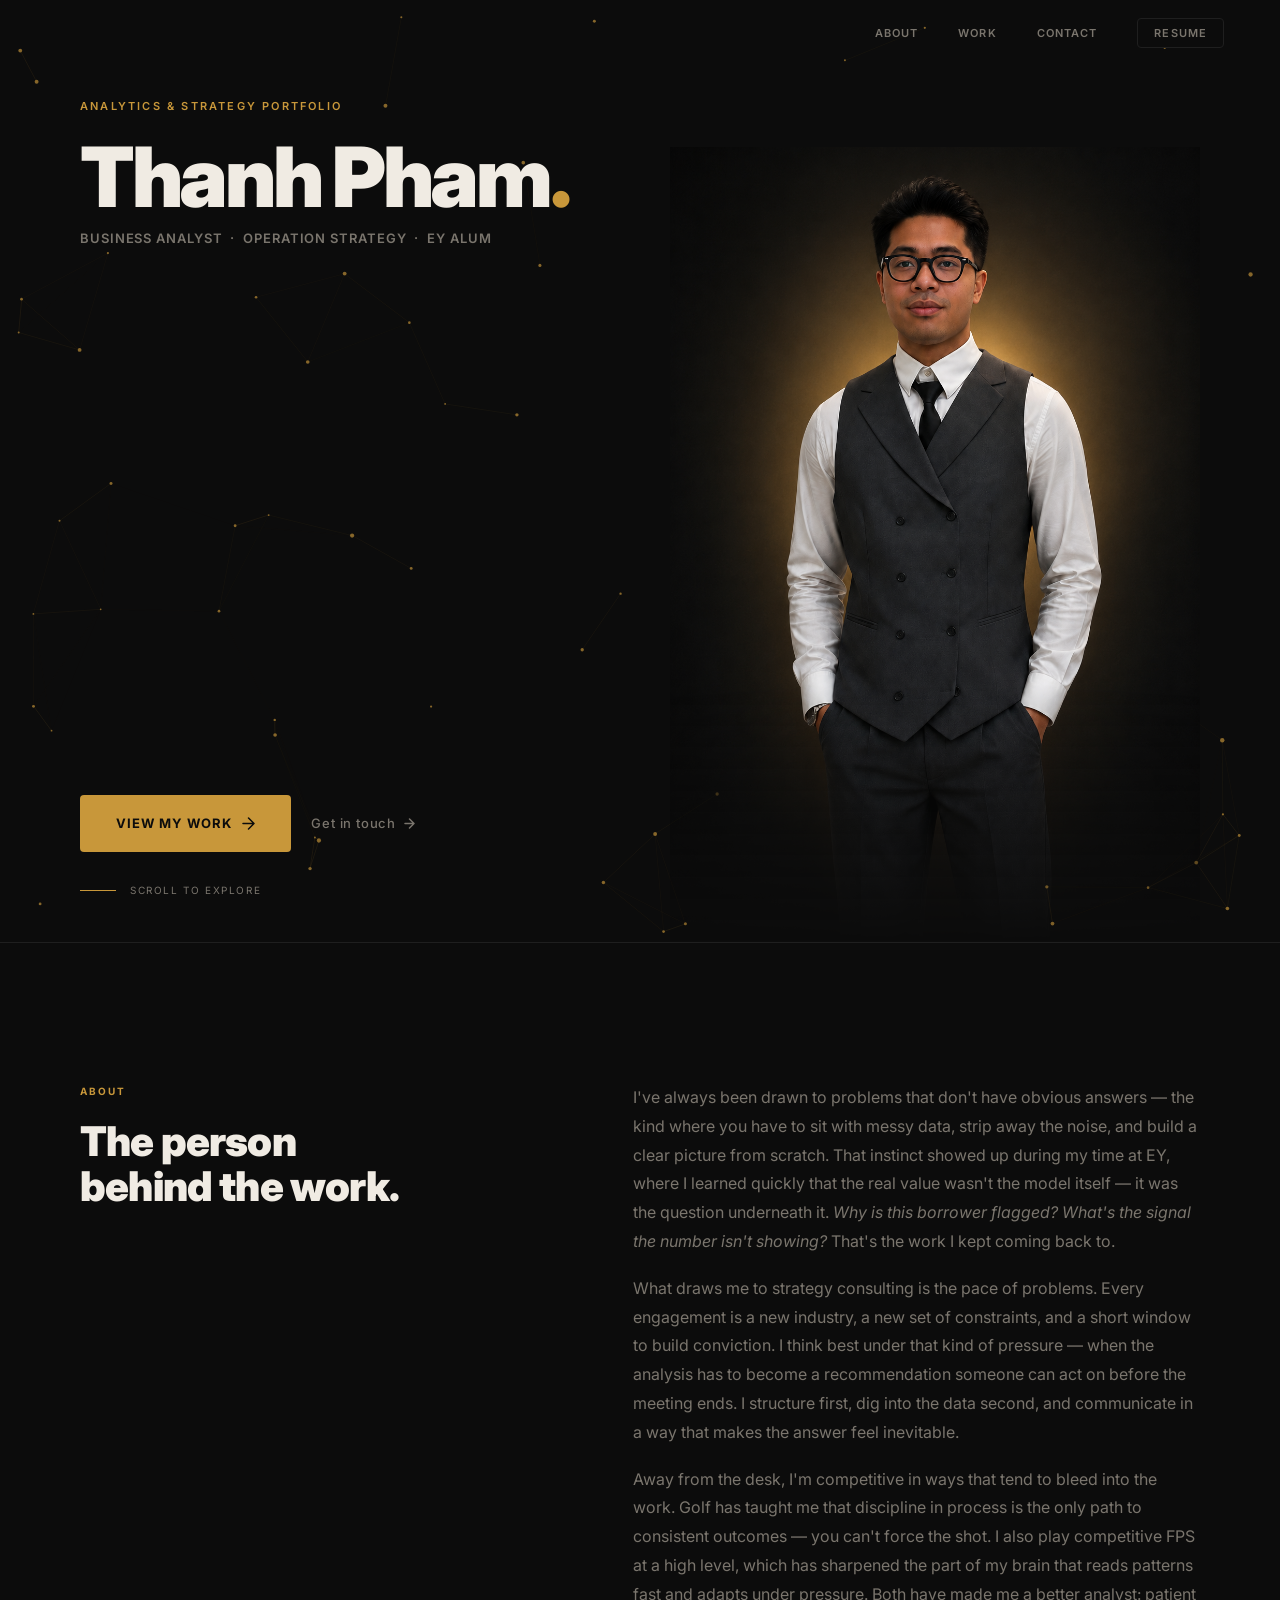
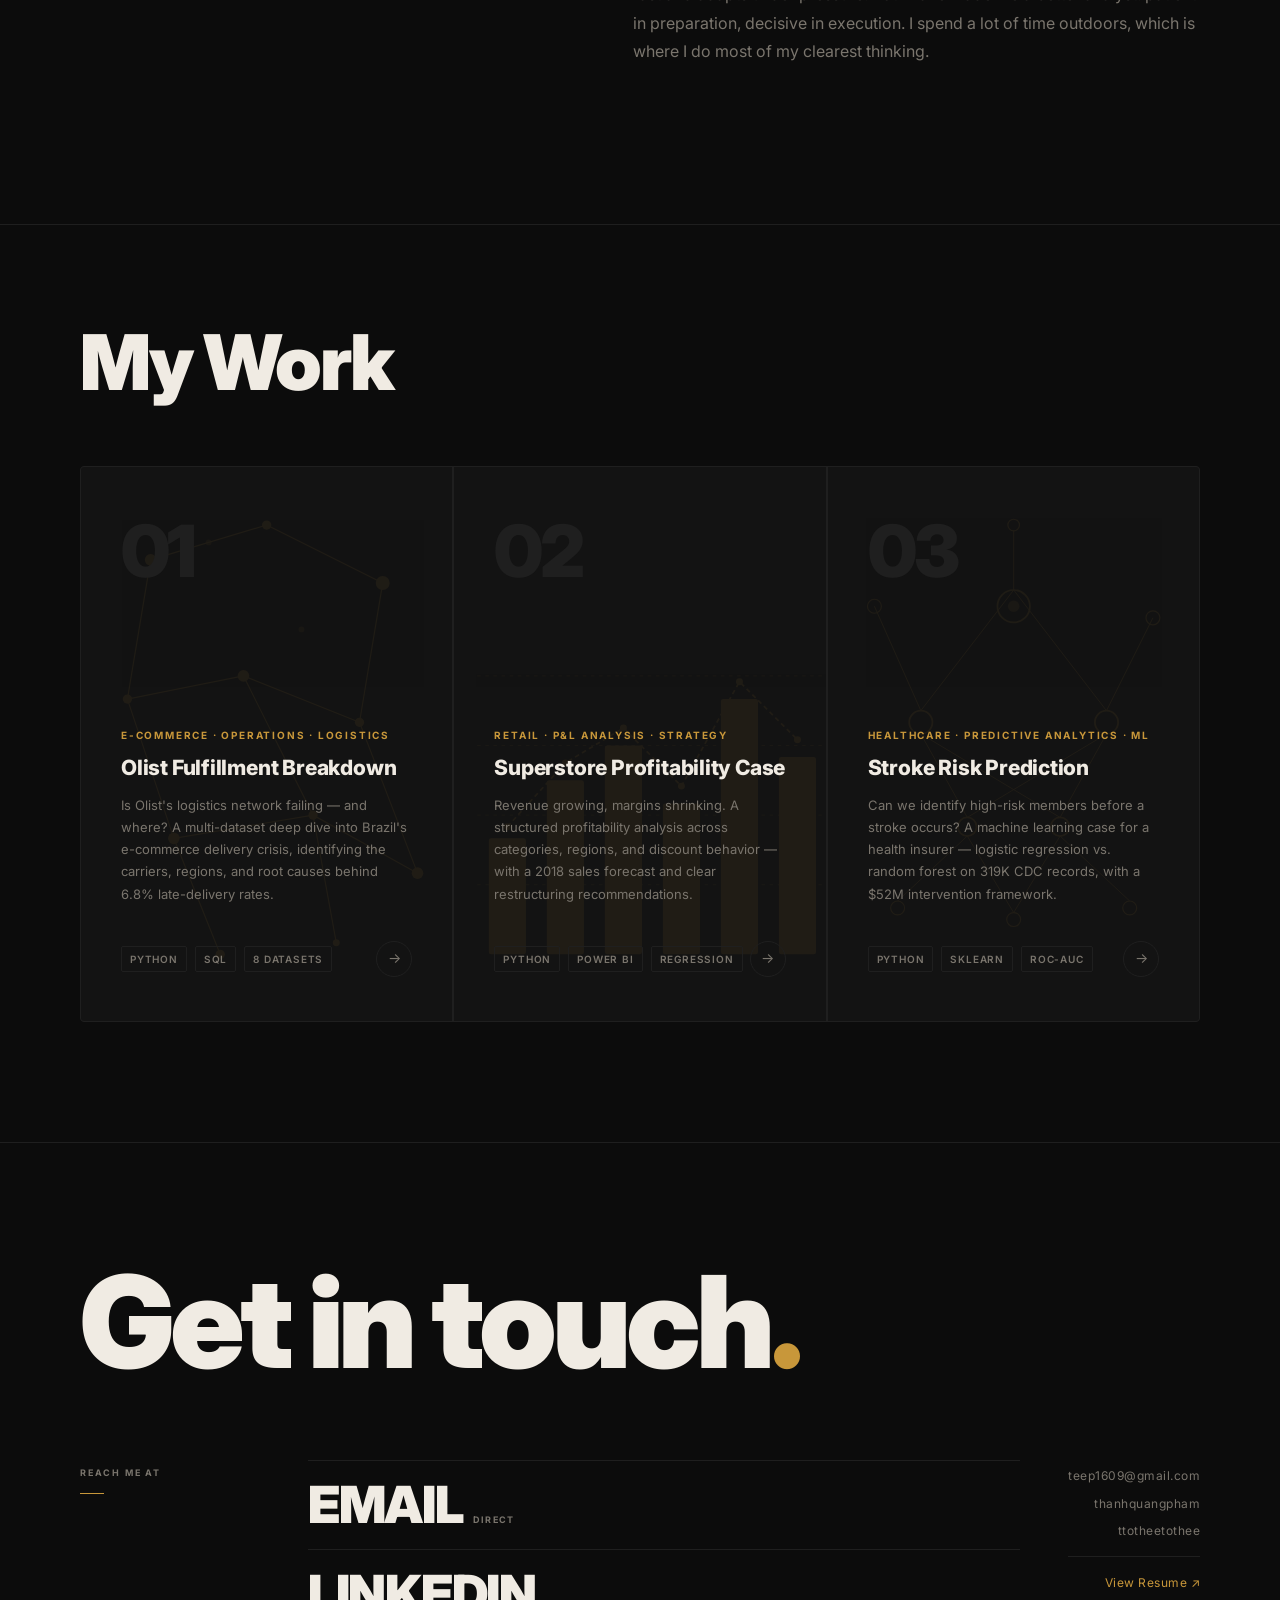
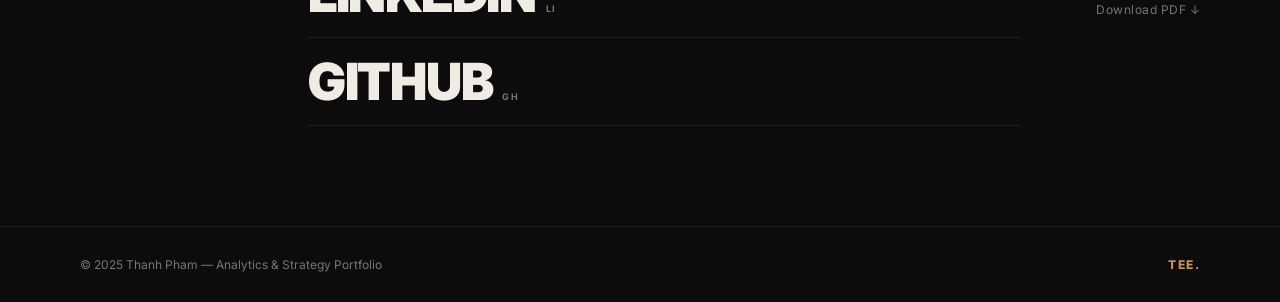
<file: index.html>
<!DOCTYPE html>
<html lang="en">
<head>
  <meta charset="UTF-8" />
  <meta name="viewport" content="width=device-width, initial-scale=1.0" />
  <title>Thanh Pham — Analytics & Strategy Portfolio</title>
  <link rel="preconnect" href="https://fonts.googleapis.com" />
  <link href="https://fonts.googleapis.com/css2?family=Inter:wght@300;400;500;600;700;800;900&display=swap" rel="stylesheet" />

  <style>
    :root {
      --bg:        #0C0C0C;
      --surface:   #131313;
      --border:    #1F1F1F;
      --text:      #F0EBE3;
      --muted:     #7A756D;
      --faint:     #2A2520;
      --accent:    #C8973A;
      --accent-lt: #E0B865;
      --font:      'Inter', -apple-system, BlinkMacSystemFont, sans-serif;
      --ease:      cubic-bezier(0.22, 1, 0.36, 1);
      --radius:    4px;
    }

    *, *::before, *::after { box-sizing: border-box; margin: 0; padding: 0; }
    html { scroll-behavior: smooth; }
    body {
      background: var(--bg);
      color: var(--text);
      font-family: var(--font);
      line-height: 1.6;
      overflow-x: hidden;
    }
    a { color: inherit; text-decoration: none; }
    ul { list-style: none; }

    /* ── Progress bar ── */
    #progress-bar {
      position: fixed; top: 0; left: 0;
      height: 2px; width: 0%;
      background: var(--accent);
      z-index: 1000;
      transition: width 0.1s linear;
    }

    /* ── Nav ── */
    nav {
      position: fixed; top: 0; left: 0; right: 0;
      z-index: 100;
      padding: 0 56px; height: 64px;
      display: flex; align-items: center; justify-content: space-between;
      transition: background 0.4s var(--ease);
    }
    nav.scrolled {
      background: rgba(12,12,12,0.94);
      backdrop-filter: blur(16px);
      border-bottom: 1px solid var(--border);
    }
    .nav-logo {
      font-size: 13px; font-weight: 800;
      letter-spacing: 0.14em; text-transform: uppercase;
      color: var(--accent);
      opacity: 0; transition: opacity 0.4s;
    }
    nav.scrolled .nav-logo { opacity: 1; }
    .nav-links { display: flex; gap: 40px; }
    .nav-links a {
      font-size: 11px; font-weight: 600;
      letter-spacing: 0.1em; text-transform: uppercase;
      color: var(--muted); transition: color 0.2s;
    }
    .nav-links a:hover { color: var(--text); }
    .nav-resume {
      border: 1px solid var(--border) !important;
      padding: 7px 16px !important;
      border-radius: var(--radius);
    }
    .nav-resume:hover {
      border-color: var(--accent) !important;
      color: var(--accent) !important;
    }

    /* ── Hero ── */
    #hero {
      min-height: 100vh;
      display: flex; flex-direction: column; justify-content: center;
      padding: 0;
      position: relative; overflow: hidden;
    }
    #hero-canvas {
      position: absolute; inset: 0;
      width: 100%; height: 100%;
      z-index: 0;
    }
    .hero-inner {
      display: grid; grid-template-columns: 1fr 1fr;
      gap: 60px; align-items: center;
      padding: 82px 80px 0;
      position: relative; z-index: 1;
      flex: 1;
      min-height: 100vh;
      align-items: flex-start;
    }
    .hero-text { display: flex; flex-direction: column; justify-content: flex-start; padding-top: 16px; padding-bottom: 90px; align-self: stretch; min-height: calc(100vh - 100px); }
    .hero-photo {
      display: flex; align-items: flex-end; justify-content: center;
      height: 100%;
      align-self: stretch;
    }
    .photo-frame {
      width: 100%;
      height: calc(100vh - 40px);
      max-width: 560px;
      display: flex; align-items: flex-end; justify-content: center;
      position: relative; overflow: visible;
      background: transparent;
    }
    .hero-img {
      width: 100%; height: 100%;
      object-fit: contain; object-position: bottom center;
      display: block;
      mask-image: linear-gradient(
        to bottom,
        black 50%,
        black 70%,
        transparent 100%
      );
      -webkit-mask-image: linear-gradient(
        to bottom,
        black 50%,
        black 70%,
        transparent 100%
      );
    }
    .hero-img[src="tee-photo.png"]:not([complete]),
    .hero-img:-moz-broken {
      visibility: hidden;
    }
    .photo-fallback {
      position: absolute; inset: 0;
      display: flex; flex-direction: column; align-items: center; justify-content: center;
      gap: 10px; color: #3A3530;
      font-size: 10px; letter-spacing: .14em; text-transform: uppercase;
      border: 1px dashed #2A2520; border-radius: 4px;
    }
    .hero-eyebrow {
      font-size: 11px; font-weight: 600;
      letter-spacing: 0.2em; text-transform: uppercase;
      color: var(--accent); margin-bottom: 24px;
      opacity: 0; transform: translateY(16px);
      animation: fadeUp 0.7s var(--ease) 0.2s forwards;
    }
    .hero-name {
      font-size: clamp(44px, 6.5vw, 96px);
      font-weight: 900; line-height: 0.9;
      letter-spacing: -0.04em;
      opacity: 0; transform: translateY(28px);
      animation: fadeUp 0.9s var(--ease) 0.35s forwards;
    }
    .hero-name .dot { color: var(--accent); }
    .hero-role {
      font-size: 13px; font-weight: 600;
      letter-spacing: 0.07em; text-transform: uppercase;
      color: var(--muted); margin-top: 14px;
      opacity: 0; transform: translateY(16px);
      animation: fadeUp 0.8s var(--ease) 0.5s forwards;
    }
    .hero-sub {
      margin-top: auto;
      max-width: 440px;
      font-size: clamp(14px, 1.5vw, 16px);
      font-weight: 400; color: var(--muted); line-height: 1.8;
      opacity: 0; transform: translateY(20px);
      animation: fadeUp 0.9s var(--ease) 0.65s forwards;
    }
    .hero-sub strong { color: var(--text); font-weight: 600; }
    .hero-actions {
      margin-top: auto;
      display: flex; gap: 20px; align-items: center;
      opacity: 0; animation: fadeUp 0.9s var(--ease) 0.85s forwards;
    }
    .btn-solid {
      display: inline-flex; align-items: center; gap: 10px;
      padding: 18px 36px;
      background: var(--accent); color: #0C0C0C;
      font-size: 13px; font-weight: 700;
      letter-spacing: 0.08em; text-transform: uppercase;
      border-radius: var(--radius);
      transition: background 0.2s, transform 0.2s;
    }
    .btn-solid:hover { background: var(--accent-lt); transform: translateY(-2px); }
    .btn-outline {
      display: inline-flex; align-items: center; gap: 8px;
      font-size: 13px; font-weight: 500; color: var(--muted);
      letter-spacing: 0.06em;
      transition: color 0.2s;
    }
    .btn-outline:hover { color: var(--text); }
    .hero-scroll-cue {
      position: absolute; bottom: 44px; left: 80px;
      display: flex; align-items: center; gap: 14px;
      font-size: 10px; letter-spacing: 0.16em; text-transform: uppercase;
      color: var(--muted); z-index: 1;
      opacity: 0; animation: fadeUp 1s var(--ease) 1.1s forwards;
    }
    .scroll-line {
      width: 36px; height: 1px; background: var(--accent);
      animation: pulse 2.2s ease-in-out 1.5s infinite;
    }
    @keyframes pulse {
      0%, 100% { opacity: 0.35; transform: scaleX(1); }
      50%       { opacity: 1;    transform: scaleX(1.4); transform-origin: left; }
    }

    /* ── About ── */
    #about {
      padding: 140px 80px;
      display: grid; grid-template-columns: 1fr 1.2fr;
      gap: 80px; align-items: start;
      border-top: 1px solid var(--border);
    }
    .section-label {
      font-size: 10px; font-weight: 700;
      letter-spacing: 0.2em; text-transform: uppercase;
      color: var(--accent); margin-bottom: 20px;
    }
    .about-intro {
      font-size: clamp(28px, 3.2vw, 44px);
      font-weight: 900; line-height: 1.1; letter-spacing: -0.02em;
      color: var(--text);
    }
    .about-body {
      font-size: 16px; color: var(--muted); line-height: 1.8; margin-bottom: 18px;
    }
    .about-body strong { color: var(--text); }



    /* ── Projects section ── */
    #projects {
      padding: 100px 80px 120px;
      border-top: 1px solid var(--border);
    }
    .projects-top {
      display: flex; align-items: baseline;
      justify-content: space-between; margin-bottom: 64px;
    }
    .projects-heading {
      font-size: clamp(44px, 6vw, 80px);
      font-weight: 900; letter-spacing: -0.035em; line-height: 1;
    }


    /* ── 3 project cards ── */
    .project-cards {
      display: grid;
      grid-template-columns: repeat(3, 1fr);
      gap: 2px;
      background: var(--border);
      border: 1px solid var(--border);
      border-radius: var(--radius);
      overflow: hidden;
    }
    .project-card {
      background: var(--surface);
      padding: 48px 40px 44px;
      display: flex; flex-direction: column;
      position: relative; overflow: hidden;
      cursor: pointer;
      transition: background 0.4s var(--ease);
      min-height: 460px;
      text-decoration: none; color: inherit;
    }
    .card-bg {
      position: absolute; inset: 0;
      opacity: 0.07;
      transition: opacity 0.4s;
    }
    .project-card:hover .card-bg { opacity: 0.14; }
    .card-overlay {
      position: absolute; inset: 0;
      background: linear-gradient(160deg, rgba(200,151,58,0.05) 0%, transparent 55%);
      opacity: 0; transition: opacity 0.4s;
    }
    .project-card:hover { background: #181818; }
    .project-card:hover .card-overlay { opacity: 1; }
    .card-num {
      font-size: 72px; font-weight: 900;
      color: var(--border); letter-spacing: -0.04em; line-height: 1;
      margin-bottom: 140px;
      transition: color 0.3s;
      position: relative; z-index: 1;
    }
    .project-card:hover .card-num { color: #2A2520; }
    .card-tag {
      font-size: 10px; font-weight: 700;
      letter-spacing: 0.18em; text-transform: uppercase;
      color: var(--accent); margin-bottom: 12px;
      position: relative; z-index: 1;
    }
    .card-title {
      font-size: 21px; font-weight: 800;
      line-height: 1.2; letter-spacing: -0.01em;
      margin-bottom: 14px;
      transition: color 0.2s;
      position: relative; z-index: 1;
    }
    .card-desc {
      font-size: 13px; color: var(--muted); line-height: 1.7;
      flex: 1; position: relative; z-index: 1;
    }
    .card-footer {
      margin-top: 36px;
      display: flex; align-items: center; justify-content: space-between;
      position: relative; z-index: 1;
    }
    .card-tools {
      display: flex; gap: 8px; flex-wrap: wrap;
    }
    .tool-tag {
      font-size: 10px; font-weight: 600;
      letter-spacing: 0.08em; text-transform: uppercase;
      color: var(--muted);
      padding: 4px 8px;
      border: 1px solid var(--border); border-radius: 2px;
    }
    .card-arrow {
      width: 36px; height: 36px;
      border: 1px solid var(--border); border-radius: 50%;
      display: flex; align-items: center; justify-content: center;
      color: var(--muted); font-size: 14px;
      transition: border-color 0.2s, color 0.2s, background 0.2s, transform 0.2s;
      flex-shrink: 0;
    }
    .project-card:hover .card-arrow {
      border-color: var(--accent);
      color: var(--accent);
      background: rgba(200,151,58,0.08);
      transform: translate(2px, -2px);
    }

    /* ── Contact ── */
    /* ── Contact ── */
    #contact {
      padding: 120px 80px 100px;
      border-top: 1px solid var(--border);
    }
    .contact-big-headline {
      font-size: clamp(56px, 10vw, 140px);
      font-weight: 900; letter-spacing: -0.04em; line-height: 0.92;
      margin-bottom: 80px;
    }
    .contact-body {
      display: grid;
      grid-template-columns: 180px 1fr auto;
      align-items: start;
      gap: 48px;
    }
    .contact-col-label {
      padding-top: 6px;
    }
    .contact-col-tag {
      font-size: 9px; font-weight: 700;
      letter-spacing: .2em; text-transform: uppercase;
      color: var(--muted); display: block; margin-bottom: 12px;
    }
    .contact-col-dash {
      width: 24px; height: 1px; background: var(--accent);
    }
    .contact-channels {
      display: flex; flex-direction: column; gap: 0;
    }
    .contact-channel {
      display: flex; align-items: baseline; gap: 10px;
      padding: 18px 0;
      border-bottom: 1px solid var(--border);
      font-size: clamp(28px, 4vw, 52px);
      font-weight: 900; letter-spacing: -0.025em;
      color: var(--text); text-decoration: none;
      text-transform: uppercase;
      transition: color 0.2s;
      line-height: 1;
    }
    .contact-channel:first-child { border-top: 1px solid var(--border); }
    .contact-channel:hover { color: var(--accent); }
    .contact-channel sup {
      font-size: 9px; font-weight: 700;
      letter-spacing: .15em; color: var(--muted);
      text-transform: uppercase; vertical-align: super;
      transition: color 0.2s;
    }
    .contact-channel:hover sup { color: var(--accent-lt); }
    .contact-links-right {
      display: flex; flex-direction: column;
      align-items: flex-end; gap: 8px;
      padding-top: 6px;
    }
    .contact-link-sm {
      font-size: 12px; font-weight: 400;
      color: var(--muted); letter-spacing: .04em;
      text-decoration: none;
      transition: color 0.2s;
    }
    .contact-link-sm:hover { color: var(--text); }

    /* ── Footer ── */
    footer {
      padding: 28px 80px;
      border-top: 1px solid var(--border);
      display: flex; justify-content: space-between; align-items: center;
    }
    .footer-copy { font-size: 12px; color: var(--muted); }
    .footer-mark { font-size: 12px; font-weight: 800; letter-spacing: 0.12em; color: var(--accent); }

    /* ── Scroll reveal ── */
    .reveal {
      opacity: 0; transform: translateY(28px);
      transition: opacity 0.7s var(--ease), transform 0.7s var(--ease);
    }
    .reveal.visible { opacity: 1; transform: translateY(0); }
    .d1 { transition-delay: 0.1s; }
    .d2 { transition-delay: 0.2s; }
    .d3 { transition-delay: 0.3s; }
    .d4 { transition-delay: 0.4s; }

    @keyframes fadeUp {
      to { opacity: 1; transform: translateY(0); }
    }

    /* ── Responsive ── */
    @media (max-width: 960px) {
      #hero { padding: 0; }
      .hero-inner { grid-template-columns: 1fr; padding: 100px 32px 80px; gap: 40px; }
      .hero-photo { display: none; }
      .hero-scroll-cue { left: 32px; }
      #about { padding: 80px 32px; grid-template-columns: 1fr; gap: 48px; }
      #projects { padding: 80px 32px 100px; }
      .project-cards { grid-template-columns: 1fr; }
      #contact { padding: 80px 32px; }
      .contact-big-headline { margin-bottom: 48px; }
      .contact-body { grid-template-columns: 1fr; gap: 32px; }
      .contact-links-right { align-items: flex-start; }
      footer { padding: 24px 32px; }
      nav { padding: 0 32px; }
    }
  </style>
</head>
<body>

  <div id="progress-bar"></div>

  <nav id="nav">
    <span class="nav-logo">TEE.</span>
    <ul class="nav-links">
      <li><a href="#about">About</a></li>
      <li><a href="#projects">Work</a></li>
      <li><a href="#contact">Contact</a></li>
      <li><a href="Resume_Thanh_Pham.pdf" target="_blank" rel="noopener" class="nav-resume">Resume</a></li>
    </ul>
  </nav>

  <!-- HERO -->
  <section id="hero">
    <canvas id="hero-canvas"></canvas>
    <div class="hero-inner">
      <div class="hero-text">
        <p class="hero-eyebrow">Analytics &amp; Strategy Portfolio</p>
        <h1 class="hero-name">Thanh Pham<span class="dot">.</span></h1>
        <p class="hero-role">Business Analyst &nbsp;·&nbsp; Operation Strategy &nbsp;·&nbsp; EY Alum</p>

        <div class="hero-actions">
          <a href="#projects" class="btn-solid">
            View My Work
            <svg width="13" height="13" viewBox="0 0 13 13" fill="none"><path d="M1 6.5h11M6.5 1l5.5 5.5-5.5 5.5" stroke="#0C0C0C" stroke-width="1.5" stroke-linecap="round" stroke-linejoin="round"/></svg>
          </a>
          <a href="#contact" class="btn-outline">
            Get in touch
            <svg width="11" height="11" viewBox="0 0 11 11" fill="none"><path d="M1 5.5h9M5.5 1l4.5 4.5-4.5 4.5" stroke="currentColor" stroke-width="1.5" stroke-linecap="round" stroke-linejoin="round"/></svg>
          </a>
        </div>
      </div>
      <div class="hero-photo">
        <div class="photo-frame">
          <img src="tee-photo.png" alt="Thanh Pham" class="hero-img" onerror="this.style.display='none';this.nextElementSibling.style.display='flex'" />
          <div class="photo-fallback" style="display:none">
            <svg width="40" height="40" viewBox="0 0 40 40" fill="none"><circle cx="20" cy="14" r="8" stroke="#3A3530" stroke-width="1.5"/><path d="M5 36c0-8.3 6.7-15 15-15s15 6.7 15 15" stroke="#3A3530" stroke-width="1.5"/></svg>
            Save tee-photo.png<br>to your folder
          </div>
        </div>
      </div>
    </div>
    <div class="hero-scroll-cue">
      <span class="scroll-line"></span>
      Scroll to explore
    </div>
  </section>

  <!-- ABOUT -->
  <section id="about">
    <div>
      <p class="section-label reveal">About</p>
      <p class="about-intro reveal d1">The person<br>behind the work.</p>
    </div>
    <div>
      <p class="about-body reveal">
        I've always been drawn to problems that don't have obvious answers — the kind where you have to sit with messy data, strip away the noise, and build a clear picture from scratch. That instinct showed up during my time at EY, where I learned quickly that the real value wasn't the model itself — it was the question underneath it. <em>Why is this borrower flagged? What's the signal the number isn't showing?</em> That's the work I kept coming back to.
      </p>
      <p class="about-body reveal d1">
        What draws me to strategy consulting is the pace of problems. Every engagement is a new industry, a new set of constraints, and a short window to build conviction. I think best under that kind of pressure — when the analysis has to become a recommendation someone can act on before the meeting ends. I structure first, dig into the data second, and communicate in a way that makes the answer feel inevitable.
      </p>
      <p class="about-body reveal d2">
        Away from the desk, I'm competitive in ways that tend to bleed into the work. Golf has taught me that discipline in process is the only path to consistent outcomes — you can't force the shot. I also play competitive FPS at a high level, which has sharpened the part of my brain that reads patterns fast and adapts under pressure. Both have made me a better analyst: patient in preparation, decisive in execution. I spend a lot of time outdoors, which is where I do most of my clearest thinking.
      </p>

    </div>
  </section>

  <!-- PROJECTS -->
  <section id="projects">
    <div class="projects-top">
      <h2 class="projects-heading reveal">My Work</h2>
    </div>

    <div class="project-cards">

      <!-- Card 1 — Olist: Logistics network map art -->
      <a href="olist.html" class="project-card reveal">
        <svg class="card-bg" viewBox="0 0 320 460" fill="none" preserveAspectRatio="xMidYMid slice">
          <!-- Route nodes -->
          <circle cx="60" cy="80" r="5" fill="#C8973A"/><circle cx="160" cy="50" r="4" fill="#C8973A"/><circle cx="260" cy="100" r="6" fill="#C8973A"/>
          <circle cx="40" cy="200" r="4" fill="#C8973A"/><circle cx="140" cy="180" r="5" fill="#C8973A"/><circle cx="240" cy="220" r="4" fill="#C8973A"/>
          <circle cx="80" cy="320" r="5" fill="#C8973A"/><circle cx="200" cy="300" r="4" fill="#C8973A"/><circle cx="290" cy="350" r="5" fill="#C8973A"/>
          <circle cx="120" cy="420" r="4" fill="#C8973A"/><circle cx="220" cy="410" r="3" fill="#C8973A"/>
          <!-- Route lines -->
          <line x1="60" y1="80" x2="160" y2="50" stroke="#C8973A" stroke-width="1"/><line x1="160" y1="50" x2="260" y2="100" stroke="#C8973A" stroke-width="1"/>
          <line x1="60" y1="80" x2="40" y2="200" stroke="#C8973A" stroke-width="1"/><line x1="260" y1="100" x2="240" y2="220" stroke="#C8973A" stroke-width="1"/>
          <line x1="40" y1="200" x2="140" y2="180" stroke="#C8973A" stroke-width="1"/><line x1="140" y1="180" x2="240" y2="220" stroke="#C8973A" stroke-width="1"/>
          <line x1="40" y1="200" x2="80" y2="320" stroke="#C8973A" stroke-width="1"/><line x1="140" y1="180" x2="200" y2="300" stroke="#C8973A" stroke-width="1"/>
          <line x1="240" y1="220" x2="290" y2="350" stroke="#C8973A" stroke-width="1"/>
          <line x1="80" y1="320" x2="200" y2="300" stroke="#C8973A" stroke-width="1"/><line x1="200" y1="300" x2="290" y2="350" stroke="#C8973A" stroke-width="1"/>
          <line x1="80" y1="320" x2="120" y2="420" stroke="#C8973A" stroke-width="1"/><line x1="200" y1="300" x2="220" y2="410" stroke="#C8973A" stroke-width="1"/>
          <!-- Moving package dots -->
          <circle cx="110" cy="65" r="2.5" fill="#C8973A" opacity="0.5"/><circle cx="190" cy="140" r="2.5" fill="#C8973A" opacity="0.5"/><circle cx="90" cy="260" r="2.5" fill="#C8973A" opacity="0.5"/>
        </svg>
        <div class="card-overlay"></div>
        <div class="card-num">01</div>
        <p class="card-tag">E-Commerce · Operations · Logistics</p>
        <h3 class="card-title">Olist Fulfillment Breakdown</h3>
        <p class="card-desc">Is Olist's logistics network failing — and where? A multi-dataset deep dive into Brazil's e-commerce delivery crisis, identifying the carriers, regions, and root causes behind 6.8% late-delivery rates.</p>
        <div class="card-footer">
          <div class="card-tools">
            <span class="tool-tag">Python</span>
            <span class="tool-tag">SQL</span>
            <span class="tool-tag">8 Datasets</span>
          </div>
          <span class="card-arrow">→</span>
        </div>
      </a>

      <!-- Card 2 — Superstore: P&L bar chart art -->
      <a href="superstore.html" class="project-card reveal d1">
        <svg class="card-bg" viewBox="0 0 320 460" fill="none" preserveAspectRatio="xMidYMid slice">
          <!-- Bar chart columns -->
          <rect x="30" y="320" width="32" height="100" rx="2" fill="#C8973A"/>
          <rect x="80" y="270" width="32" height="150" rx="2" fill="#C8973A"/>
          <rect x="130" y="240" width="32" height="180" rx="2" fill="#C8973A"/>
          <rect x="180" y="290" width="32" height="130" rx="2" fill="#C8973A"/>
          <rect x="230" y="200" width="32" height="220" rx="2" fill="#C8973A"/>
          <rect x="280" y="250" width="32" height="170" rx="2" fill="#C8973A"/>
          <!-- Trend line -->
          <polyline points="46,310 96,255 146,225 196,275 246,185 296,235" stroke="#C8973A" stroke-width="1.5" fill="none" stroke-dasharray="4 3"/>
          <!-- Data dots on trend -->
          <circle cx="46" cy="310" r="3" fill="#C8973A"/><circle cx="96" cy="255" r="3" fill="#C8973A"/>
          <circle cx="146" cy="225" r="3" fill="#C8973A"/><circle cx="196" cy="275" r="3" fill="#C8973A"/>
          <circle cx="246" cy="185" r="3" fill="#C8973A"/><circle cx="296" cy="235" r="3" fill="#C8973A"/>
          <!-- Grid lines -->
          <line x1="20" y1="180" x2="320" y2="180" stroke="#C8973A" stroke-width="0.5" stroke-dasharray="3 4"/>
          <line x1="20" y1="240" x2="320" y2="240" stroke="#C8973A" stroke-width="0.5" stroke-dasharray="3 4"/>
          <line x1="20" y1="300" x2="320" y2="300" stroke="#C8973A" stroke-width="0.5" stroke-dasharray="3 4"/>
          <line x1="20" y1="360" x2="320" y2="360" stroke="#C8973A" stroke-width="0.5" stroke-dasharray="3 4"/>
        </svg>
        <div class="card-overlay"></div>
        <div class="card-num">02</div>
        <p class="card-tag">Retail · P&amp;L Analysis · Strategy</p>
        <h3 class="card-title">Superstore Profitability Case</h3>
        <p class="card-desc">Revenue growing, margins shrinking. A structured profitability analysis across categories, regions, and discount behavior — with a 2018 sales forecast and clear restructuring recommendations.</p>
        <div class="card-footer">
          <div class="card-tools">
            <span class="tool-tag">Python</span>
            <span class="tool-tag">Power BI</span>
            <span class="tool-tag">Regression</span>
          </div>
          <span class="card-arrow">→</span>
        </div>
      </a>

      <!-- Card 3 — Stroke: Brain/neural network art -->
      <a href="stroke.html" class="project-card reveal d2">
        <svg class="card-bg" viewBox="0 0 320 460" fill="none" preserveAspectRatio="xMidYMid slice">
          <!-- Neural network nodes -->
          <circle cx="160" cy="120" r="14" stroke="#C8973A" stroke-width="1.5" fill="none"/>
          <circle cx="80" cy="220" r="10" stroke="#C8973A" stroke-width="1.5" fill="none"/>
          <circle cx="240" cy="220" r="10" stroke="#C8973A" stroke-width="1.5" fill="none"/>
          <circle cx="120" cy="310" r="8" stroke="#C8973A" stroke-width="1.5" fill="none"/>
          <circle cx="200" cy="310" r="8" stroke="#C8973A" stroke-width="1.5" fill="none"/>
          <circle cx="60" cy="380" r="6" stroke="#C8973A" stroke-width="1" fill="none"/>
          <circle cx="160" cy="390" r="6" stroke="#C8973A" stroke-width="1" fill="none"/>
          <circle cx="260" cy="380" r="6" stroke="#C8973A" stroke-width="1" fill="none"/>
          <circle cx="40" cy="120" r="6" stroke="#C8973A" stroke-width="1" fill="none"/>
          <circle cx="280" cy="130" r="6" stroke="#C8973A" stroke-width="1" fill="none"/>
          <circle cx="160" cy="50" r="5" stroke="#C8973A" stroke-width="1" fill="none"/>
          <!-- Neural connections -->
          <line x1="160" y1="106" x2="80" y2="210" stroke="#C8973A" stroke-width="0.8"/>
          <line x1="160" y1="106" x2="240" y2="210" stroke="#C8973A" stroke-width="0.8"/>
          <line x1="80" y1="230" x2="120" y2="302" stroke="#C8973A" stroke-width="0.8"/>
          <line x1="80" y1="230" x2="200" y2="302" stroke="#C8973A" stroke-width="0.8"/>
          <line x1="240" y1="230" x2="120" y2="302" stroke="#C8973A" stroke-width="0.8"/>
          <line x1="240" y1="230" x2="200" y2="302" stroke="#C8973A" stroke-width="0.8"/>
          <line x1="120" y1="318" x2="60" y2="374" stroke="#C8973A" stroke-width="0.8"/>
          <line x1="120" y1="318" x2="160" y2="384" stroke="#C8973A" stroke-width="0.8"/>
          <line x1="200" y1="318" x2="160" y2="384" stroke="#C8973A" stroke-width="0.8"/>
          <line x1="200" y1="318" x2="260" y2="374" stroke="#C8973A" stroke-width="0.8"/>
          <line x1="40" y1="120" x2="80" y2="210" stroke="#C8973A" stroke-width="0.8"/>
          <line x1="280" y1="130" x2="240" y2="210" stroke="#C8973A" stroke-width="0.8"/>
          <line x1="160" y1="55" x2="160" y2="106" stroke="#C8973A" stroke-width="0.8"/>
          <!-- Center glow dot -->
          <circle cx="160" cy="120" r="5" fill="#C8973A" opacity="0.6"/>
        </svg>
        <div class="card-overlay"></div>
        <div class="card-num">03</div>
        <p class="card-tag">Healthcare · Predictive Analytics · ML</p>
        <h3 class="card-title">Stroke Risk Prediction</h3>
        <p class="card-desc">Can we identify high-risk members before a stroke occurs? A machine learning case for a health insurer — logistic regression vs. random forest on 319K CDC records, with a $52M intervention framework.</p>
        <div class="card-footer">
          <div class="card-tools">
            <span class="tool-tag">Python</span>
            <span class="tool-tag">sklearn</span>
            <span class="tool-tag">ROC-AUC</span>
          </div>
          <span class="card-arrow">→</span>
        </div>
      </a>

    </div>
  </section>

  <!-- CONTACT -->
  <section id="contact">
    <h2 class="contact-big-headline reveal">Get in touch<span style="color:var(--accent)">.</span></h2>
    <div class="contact-body reveal d1">

      <div class="contact-col-label">
        <span class="contact-col-tag">Reach me at</span>
        <div class="contact-col-dash"></div>
      </div>

      <div class="contact-channels">
        <a href="mailto:teep1609@gmail.com" class="contact-channel">
          Email<sup>direct</sup>
        </a>
        <a href="https://www.linkedin.com/in/thanhquangpham/" target="_blank" rel="noopener" class="contact-channel">
          LinkedIn<sup>li</sup>
        </a>
        <a href="https://github.com/ttotheetothee" target="_blank" rel="noopener" class="contact-channel">
          GitHub<sup>gh</sup>
        </a>
      </div>

      <div class="contact-links-right">
        <a href="mailto:teep1609@gmail.com" class="contact-link-sm">teep1609@gmail.com</a>
        <a href="https://www.linkedin.com/in/thanhquangpham/" target="_blank" rel="noopener" class="contact-link-sm">thanhquangpham</a>
        <a href="https://github.com/ttotheetothee" target="_blank" rel="noopener" class="contact-link-sm">ttotheetothee</a>
        <div style="width:100%;height:1px;background:var(--border);margin:8px 0;"></div>
        <a href="Resume_Thanh_Pham.pdf" target="_blank" rel="noopener" class="contact-link-sm" style="color:var(--accent);">View Resume ↗</a>
        <a href="Resume_Thanh_Pham.pdf" download="Resume_Thanh_Pham.pdf" class="contact-link-sm">Download PDF ↓</a>
      </div>

    </div>
  </section>

  <footer>
    <span class="footer-copy">© 2025 Thanh Pham — Analytics &amp; Strategy Portfolio</span>
    <span class="footer-mark">TEE.</span>
  </footer>

  <script>
    // ── Particle constellation ──────────────────────────────────────────────
    (function () {
      var canvas = document.getElementById('hero-canvas');
      if (!canvas) return;
      var ctx = canvas.getContext('2d');
      var W, H, particles;
      var COUNT = 65, MAX_DIST = 140, COLOR = '200,151,58';

      function resize() {
        W = canvas.width = canvas.offsetWidth;
        H = canvas.height = canvas.offsetHeight;
      }

      function init() {
        particles = [];
        for (var i = 0; i < COUNT; i++) {
          particles.push({
            x: Math.random() * W,
            y: Math.random() * H,
            vx: (Math.random() - 0.5) * 0.35,
            vy: (Math.random() - 0.5) * 0.35,
            r: Math.random() * 1.4 + 0.8
          });
        }
      }

      function draw() {
        ctx.clearRect(0, 0, W, H);
        for (var i = 0; i < particles.length; i++) {
          var p = particles[i];
          p.x += p.vx; p.y += p.vy;
          if (p.x < 0 || p.x > W) p.vx *= -1;
          if (p.y < 0 || p.y > H) p.vy *= -1;
          ctx.beginPath();
          ctx.arc(p.x, p.y, p.r, 0, Math.PI * 2);
          ctx.fillStyle = 'rgba(' + COLOR + ',0.65)';
          ctx.fill();
          for (var j = i + 1; j < particles.length; j++) {
            var q = particles[j];
            var dx = p.x - q.x, dy = p.y - q.y;
            var dist = Math.sqrt(dx * dx + dy * dy);
            if (dist < MAX_DIST) {
              ctx.beginPath();
              ctx.moveTo(p.x, p.y);
              ctx.lineTo(q.x, q.y);
              ctx.strokeStyle = 'rgba(' + COLOR + ',' + (0.22 * (1 - dist / MAX_DIST)) + ')';
              ctx.lineWidth = 0.5;
              ctx.stroke();
            }
          }
        }
        requestAnimationFrame(draw);
      }

      resize(); init(); draw();
      window.addEventListener('resize', function () { resize(); init(); });
    })();

    // Progress bar
    const bar = document.getElementById('progress-bar');
    window.addEventListener('scroll', () => {
      const pct = window.scrollY / (document.documentElement.scrollHeight - window.innerHeight) * 100;
      bar.style.width = pct + '%';
    }, { passive: true });

    // Nav scroll state
    const nav = document.getElementById('nav');
    window.addEventListener('scroll', () => {
      nav.classList.toggle('scrolled', window.scrollY > 60);
    }, { passive: true });

    // Scroll reveal
    const obs = new IntersectionObserver(entries => {
      entries.forEach(e => { if (e.isIntersecting) e.target.classList.add('visible'); });
    }, { threshold: 0.1, rootMargin: '0px 0px -40px 0px' });
    document.querySelectorAll('.reveal').forEach(el => obs.observe(el));
  </script>

</body>
</html>
</file>
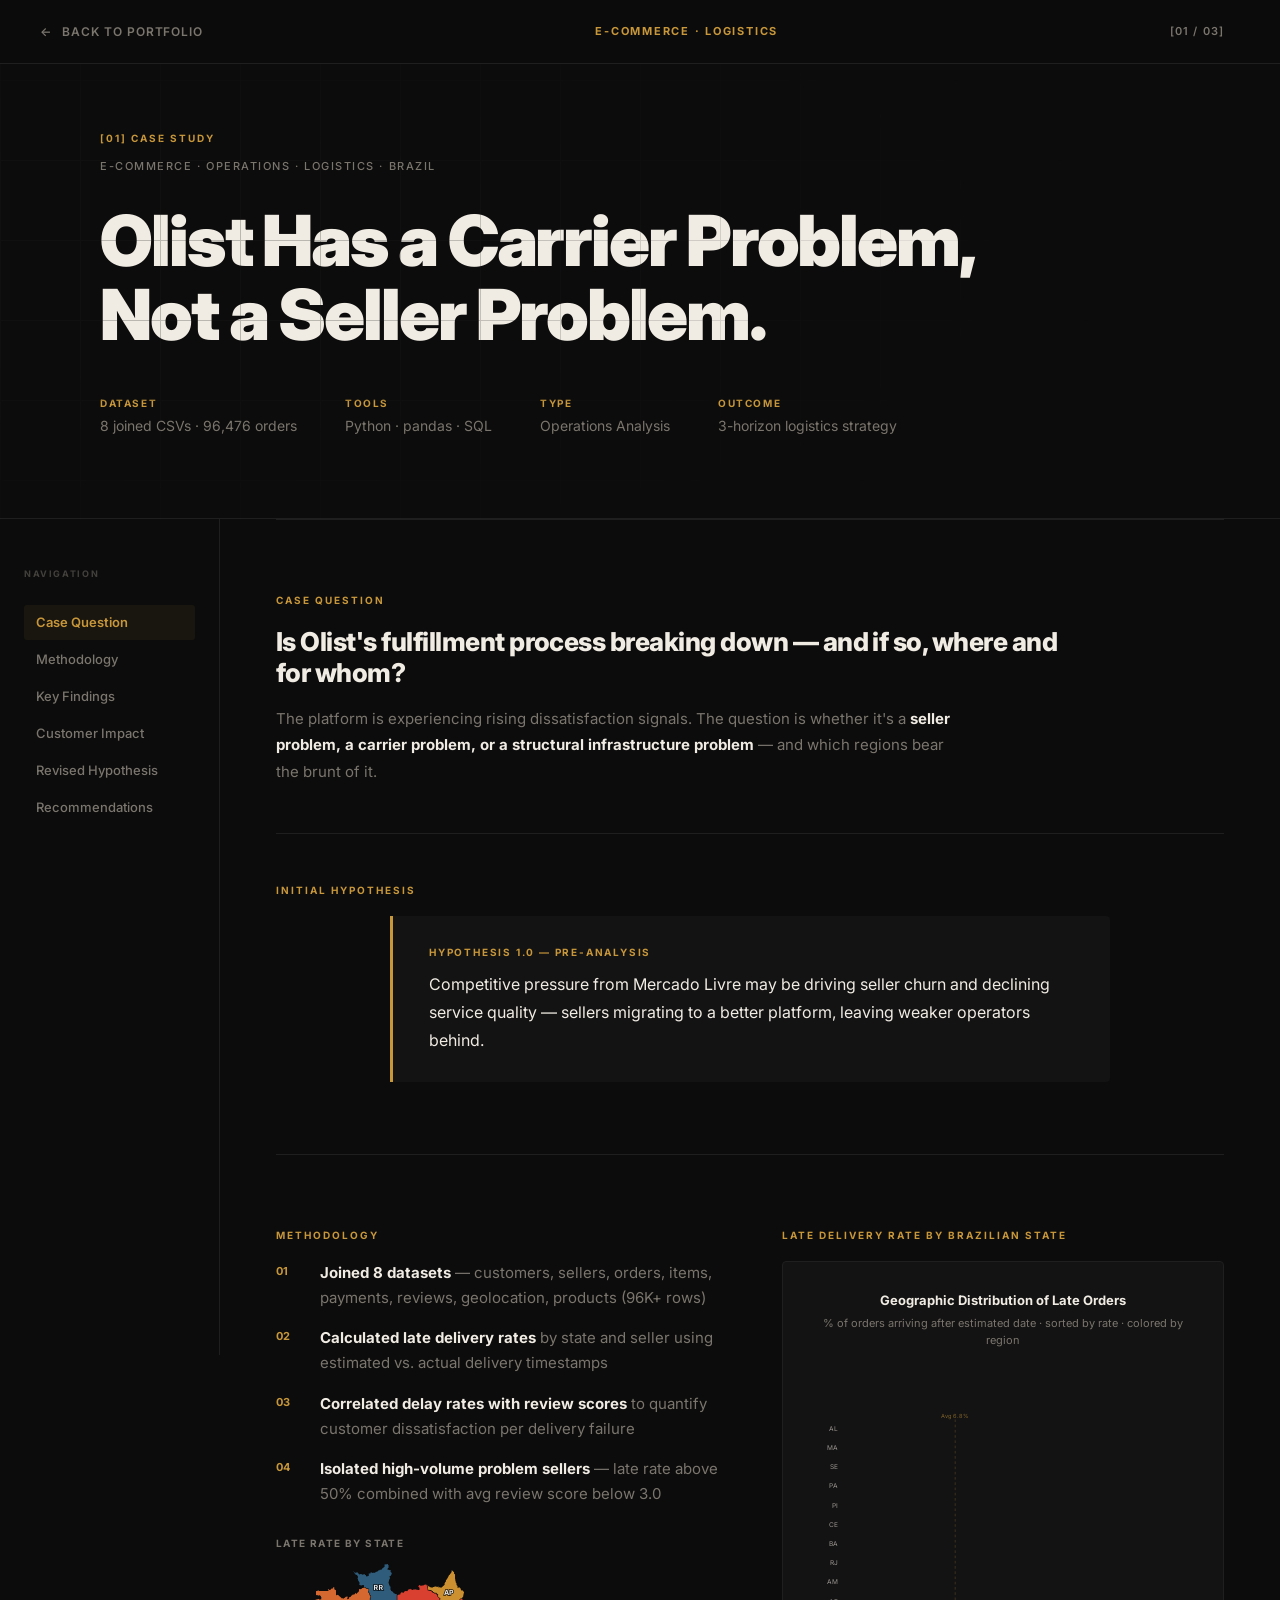
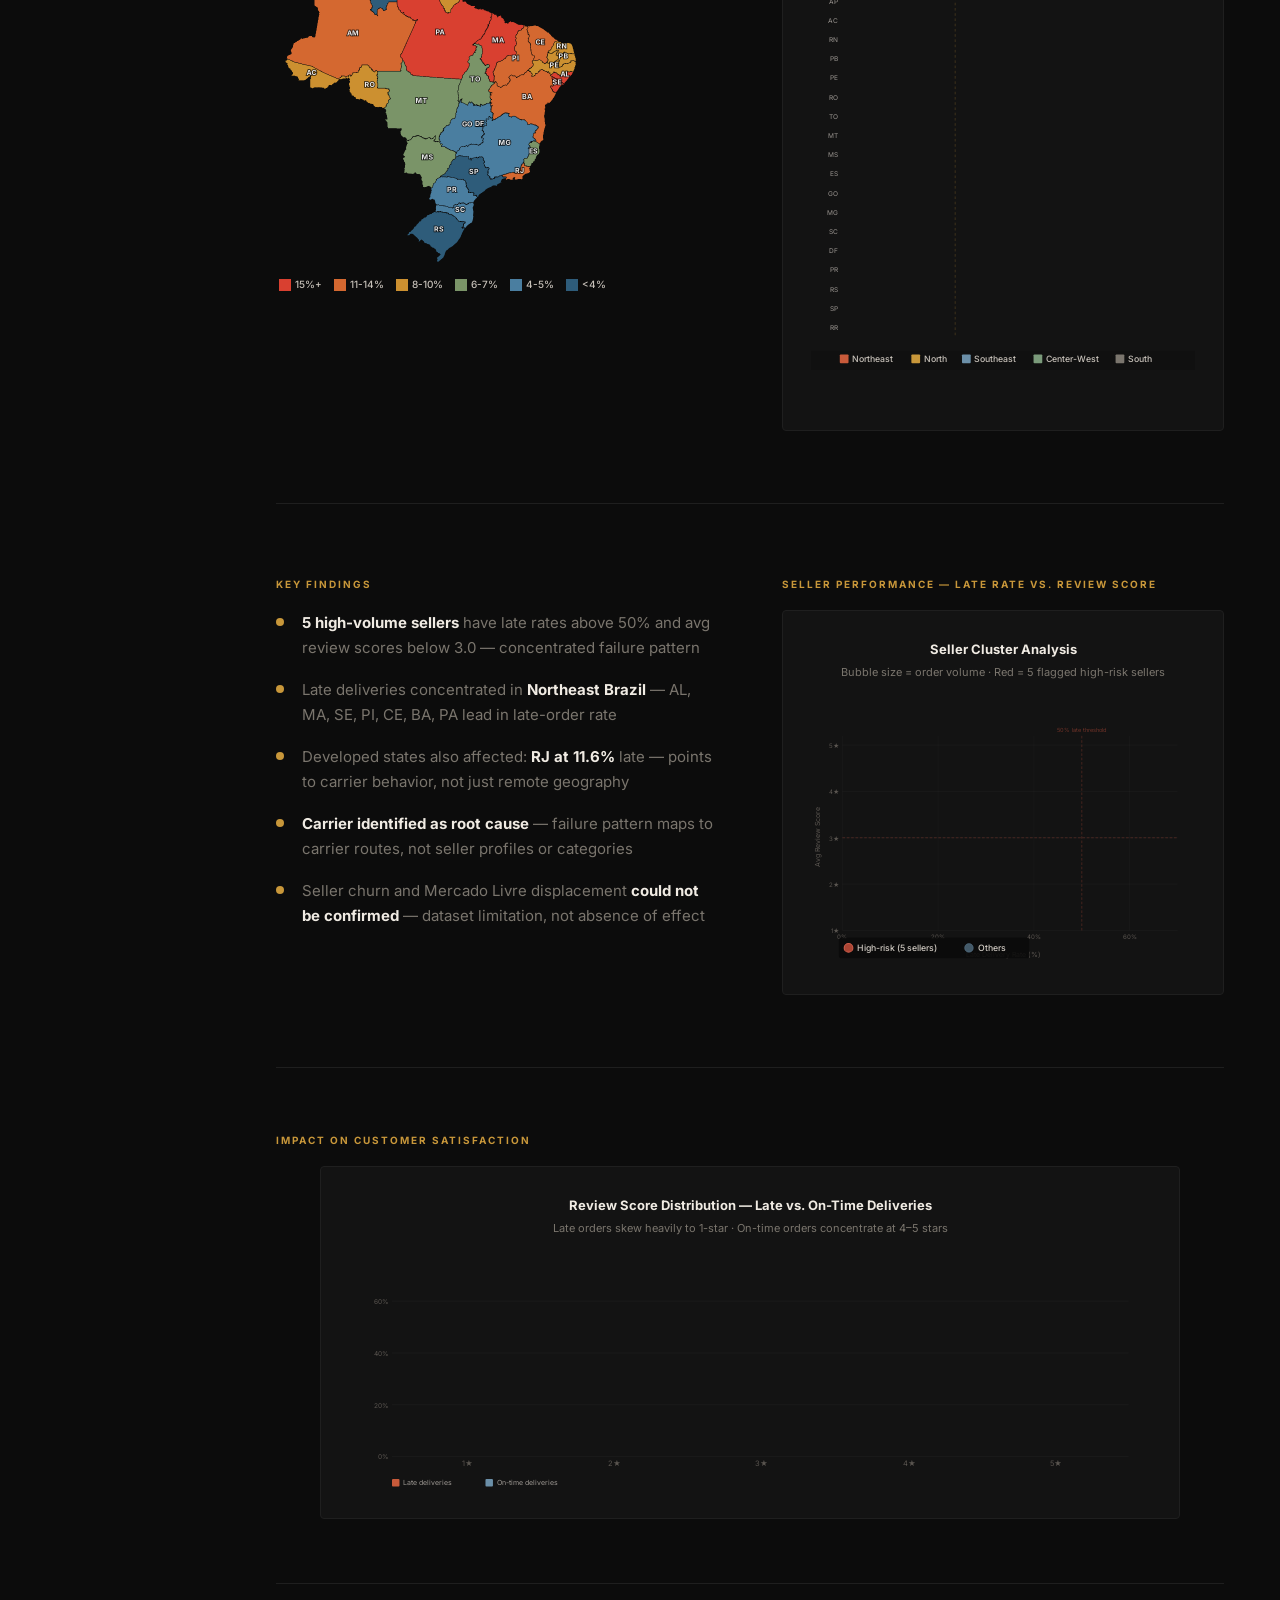
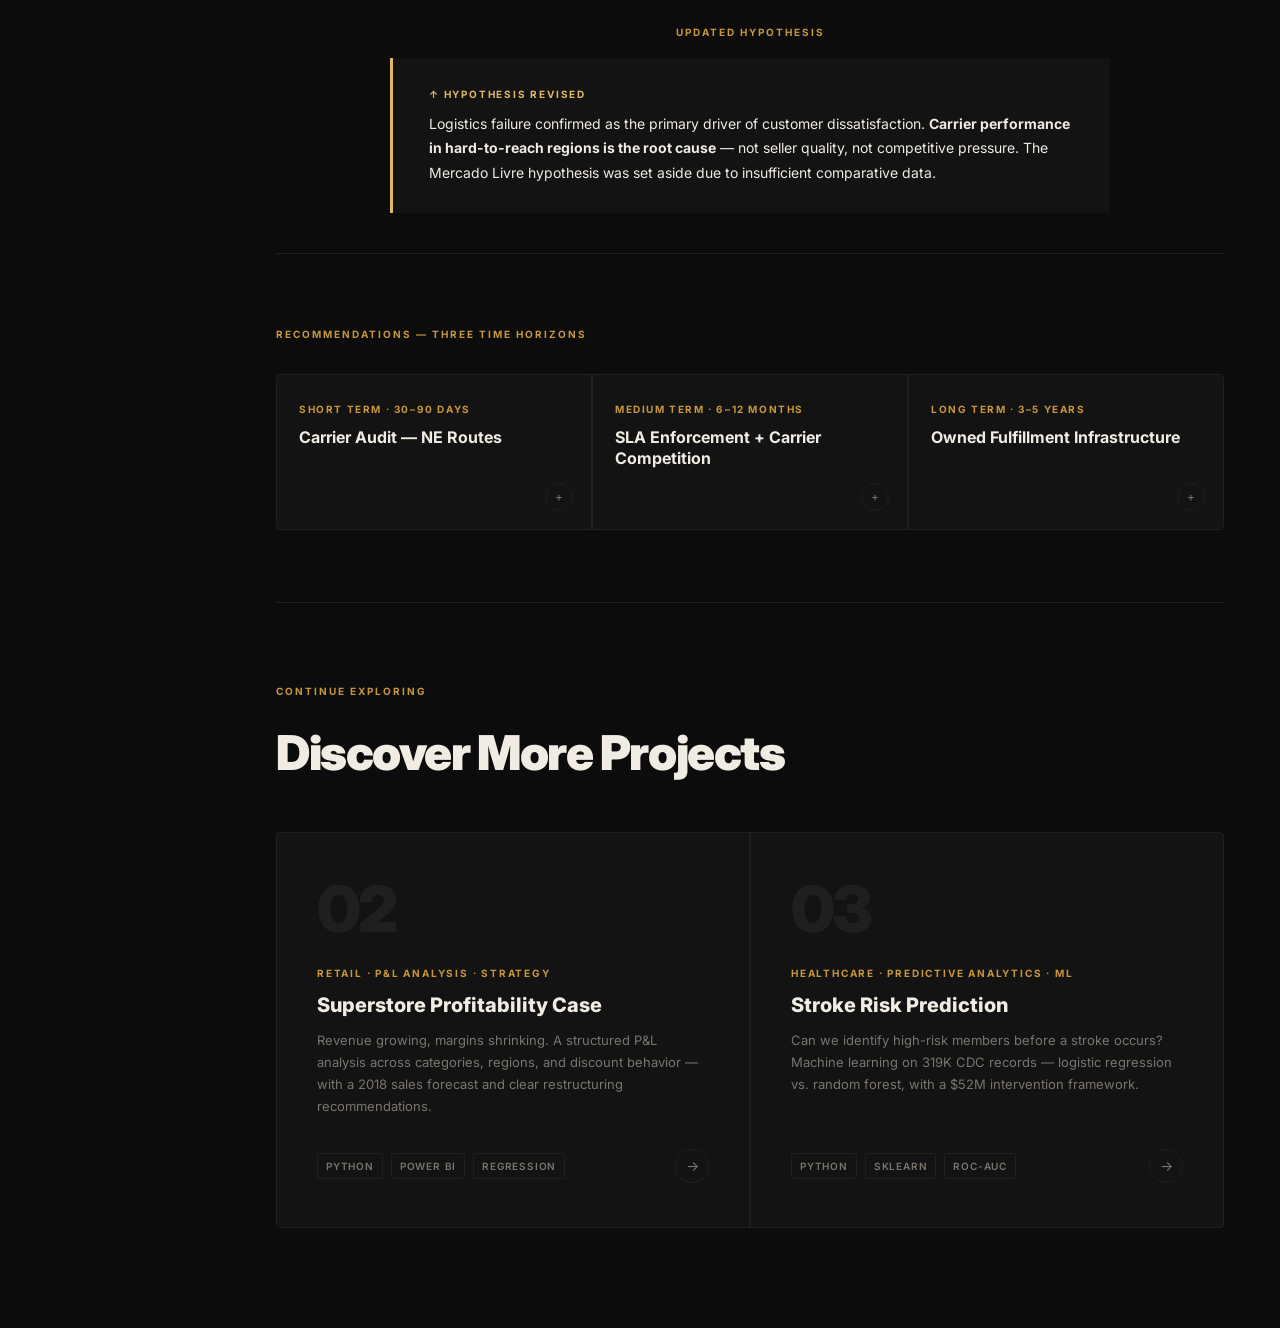
<file: olist.html>
<!DOCTYPE html>
<html lang="en">
<head>
  <meta charset="UTF-8"/>
  <meta name="viewport" content="width=device-width, initial-scale=1.0"/>
  <title>Olist Fulfillment Case — Tee Portfolio</title>
  <link rel="preconnect" href="https://fonts.googleapis.com"/>
  <link href="https://fonts.googleapis.com/css2?family=Inter:wght@300;400;500;600;700;800;900&display=swap" rel="stylesheet"/>
  <style>
    :root{--bg:#0C0C0C;--surface:#131313;--border:#1F1F1F;--text:#F0EBE3;--muted:#7A756D;--faint:#2A2520;--accent:#C8973A;--accent-lt:#E0B865;--danger:#C85A3A;--font:'Inter',-apple-system,BlinkMacSystemFont,sans-serif;--ease:cubic-bezier(0.22,1,0.36,1);--radius:4px;}
    *,*::before,*::after{box-sizing:border-box;margin:0;padding:0;}
    html{scroll-behavior:smooth;}
    body{background:var(--bg);color:var(--text);font-family:var(--font);line-height:1.6;overflow-x:hidden;}
    a{color:inherit;text-decoration:none;}

    /* Progress */
    #pb{position:fixed;top:0;left:0;height:2px;width:0%;background:var(--accent);z-index:1000;transition:width .1s linear;}

    /* Side Nav */
    .page-layout{display:grid;grid-template-columns:220px 1fr;align-items:start;}
    .sidebar{position:sticky;top:64px;height:calc(100vh - 64px);border-right:1px solid var(--border);padding:48px 24px;overflow-y:auto;}
    .sb-label{font-size:9px;font-weight:700;letter-spacing:.18em;text-transform:uppercase;color:var(--muted);margin-bottom:24px;opacity:.5;}
    .sb-nav{display:flex;flex-direction:column;gap:2px;}
    .sb-item{font-size:13px;font-weight:500;color:var(--muted);padding:9px 12px;border-radius:3px;transition:color .15s,background .15s;display:block;line-height:1.3;}
    .sb-item:hover{color:var(--text);background:rgba(255,255,255,.03);}
    .sb-item.active{color:var(--accent);background:rgba(200,151,58,.07);font-weight:600;}

    /* Top bar */
    .top-bar{position:fixed;top:0;left:0;right:0;z-index:100;padding:0 56px 0 40px;height:64px;display:flex;align-items:center;justify-content:space-between;background:rgba(12,12,12,0.94);backdrop-filter:blur(16px);border-bottom:1px solid var(--border);}
    .back{display:flex;align-items:center;gap:10px;font-size:12px;font-weight:600;letter-spacing:.08em;text-transform:uppercase;color:var(--muted);transition:color .2s;}
    .back:hover{color:var(--accent);}
    .back-arrow{transition:transform .2s;}
    .back:hover .back-arrow{transform:translateX(-3px);}
    .tb-title{font-size:11px;font-weight:700;letter-spacing:.16em;text-transform:uppercase;color:var(--accent);}
    .tb-num{font-size:11px;font-weight:600;letter-spacing:.1em;color:var(--muted);}

    /* Hero */
    .hero{padding:130px 80px 80px 100px;border-bottom:1px solid var(--border);position:relative;overflow:hidden;}
    .hero-bg{position:absolute;inset:0;background-image:linear-gradient(var(--border) 1px,transparent 1px),linear-gradient(90deg,var(--border) 1px,transparent 1px);background-size:80px 80px;opacity:.25;mask-image:radial-gradient(ellipse 90% 80% at 15% 50%,black 20%,transparent 80%);}
    .case-lbl{font-size:10px;font-weight:700;letter-spacing:.2em;text-transform:uppercase;color:var(--accent);margin-bottom:12px;}
    .case-cat{font-size:11px;font-weight:500;letter-spacing:.14em;text-transform:uppercase;color:var(--muted);margin-bottom:28px;}
    .case-title{font-size:clamp(34px,5.5vw,76px);font-weight:900;letter-spacing:-.03em;line-height:1.05;max-width:900px;margin-bottom:44px;}
    .meta{display:flex;gap:48px;flex-wrap:wrap;}
    .mi .ml{font-size:10px;font-weight:700;letter-spacing:.16em;text-transform:uppercase;color:var(--accent);margin-bottom:4px;}
    .mi .mv{font-size:14px;color:var(--muted);}

    /* Content */
    .content{padding:0 56px 80px;}

    /* Sections */
    .cs{padding:72px 0;border-top:1px solid var(--border);}
    .csl{font-size:10px;font-weight:700;letter-spacing:.2em;text-transform:uppercase;color:var(--accent);margin-bottom:18px;}
    .csh{font-size:clamp(22px,3vw,34px);font-weight:800;letter-spacing:-.02em;line-height:1.15;margin-bottom:20px;}
    .csb{font-size:16px;color:var(--muted);line-height:1.8;max-width:760px;}
    .csb strong{color:var(--text);}

    /* Case Q + Hypothesis side by side */
    .cq-row{display:grid;grid-template-columns:1fr 1fr;gap:1px;background:var(--border);border:1px solid var(--border);border-radius:var(--radius);overflow:hidden;margin-top:48px;}
    .cq-cell{background:var(--surface);padding:48px 40px;}
    .cq-lbl{font-size:10px;font-weight:700;letter-spacing:.2em;text-transform:uppercase;color:var(--accent);margin-bottom:18px;}
    .cq-lbl.right{color:var(--accent-lt);}
    .cq-h{font-size:clamp(18px,2.2vw,26px);font-weight:800;letter-spacing:-.02em;line-height:1.2;margin-bottom:16px;}
    .cq-b{font-size:15px;color:var(--muted);line-height:1.75;}
    .cq-b strong{color:var(--text);}
    .hyp-tag{display:inline-block;font-size:10px;font-weight:700;letter-spacing:.14em;text-transform:uppercase;color:var(--accent-lt);border:1px solid rgba(224,184,101,.3);border-radius:2px;padding:4px 8px;margin-top:14px;}

    /* Hypothesis revised */
    .hyp{padding:28px 36px;border-left:3px solid var(--accent);background:var(--surface);border-radius:0 var(--radius) var(--radius) 0;max-width:960px;margin:14px auto 0;}
    .hyp.rev{border-left-color:var(--accent-lt);}
    .hyp-s{font-size:10px;font-weight:700;letter-spacing:.18em;text-transform:uppercase;color:var(--accent);margin-bottom:10px;}
    .hyp-s.rev{color:var(--accent-lt);}
    .hyp-t{font-size:16px;color:var(--text);line-height:1.75;}

    /* Two col */
    .two{display:grid;grid-template-columns:1fr 1fr;gap:64px;align-items:start;}
    .steps{display:flex;flex-direction:column;gap:16px;margin-top:8px;}
    .step{display:flex;gap:18px;}
    .stn{font-size:11px;font-weight:700;color:var(--accent);min-width:26px;padding-top:2px;}
    .stt{font-size:15px;color:var(--muted);line-height:1.65;}
    .stt strong{color:var(--text);}

    /* Mini Brazil map */
    .mini-map-wrap{margin-top:28px;max-width:78%;margin-left:0;}
    .mini-map-lbl{font-size:10px;font-weight:700;letter-spacing:.14em;text-transform:uppercase;color:var(--muted);margin-bottom:10px;}

    /* Stats inline */
    .inline-stats{display:flex;gap:0;flex-wrap:wrap;margin-top:40px;padding-top:0;justify-content:center;}
    .istat{text-align:center;padding:0 36px;border-right:1px solid var(--border);}
    .istat:last-child{border-right:none;}
    .istat .isn{font-size:44px;font-weight:900;letter-spacing:-.04em;line-height:1;}
    .istat .isn .a{color:var(--accent);}
    .istat .isl{font-size:12px;color:var(--muted);margin-top:6px;letter-spacing:.04em;}

    /* Finds */
    .finds{display:flex;flex-direction:column;gap:16px;margin-top:8px;}
    .find{display:grid;grid-template-columns:12px 1fr;gap:14px;align-items:start;}
    .fdot{width:8px;height:8px;background:var(--accent);border-radius:50%;margin-top:8px;}
    .ft{font-size:15px;color:var(--muted);line-height:1.7;}
    .ft strong{color:var(--text);}

    /* Recommendations */
    .rg{display:grid;grid-template-columns:repeat(3,1fr);gap:2px;background:var(--border);border:1px solid var(--border);border-radius:var(--radius);overflow:hidden;margin-top:32px;}
    .rc{padding:26px 22px 52px;background:var(--surface);transition:background .25s;cursor:pointer;position:relative;}
    .rc:hover{background:#161616;box-shadow:inset 0 0 0 1px rgba(200,151,58,.4);}
    .rc.active{border-color:var(--accent);background:#161616;}
    .rc-arrow{position:absolute;bottom:18px;right:18px;width:28px;height:28px;border:1px solid var(--border);border-radius:50%;display:flex;align-items:center;justify-content:center;color:var(--muted);font-size:12px;transition:border-color .2s,color .2s,transform .35s;}
    .rc:hover .rc-arrow,.rc.active .rc-arrow{border-color:var(--accent);color:var(--accent);transform:rotate(45deg);}
    .rh{font-size:10px;font-weight:700;letter-spacing:.16em;text-transform:uppercase;color:var(--accent);margin-bottom:10px;}
    .rt{font-size:16px;font-weight:700;margin-bottom:8px;line-height:1.3;}
    .rb{font-size:13px;color:var(--muted);line-height:1.65;}
    /* Rec Modal */
    .rec-overlay{position:fixed;inset:0;background:rgba(0,0,0,.82);z-index:900;opacity:0;pointer-events:none;transition:opacity .3s;}
    .rec-overlay.open{opacity:1;pointer-events:all;}
    .rec-modal{position:fixed;inset:0;z-index:901;display:flex;align-items:center;justify-content:center;padding:20px;pointer-events:none;}
    .rec-box{background:#111213;border:1px solid #252525;border-radius:8px;width:100%;max-width:820px;max-height:90vh;overflow-y:auto;pointer-events:none;transform:translateY(36px) scale(.97);opacity:0;transition:transform .38s cubic-bezier(.22,1,.36,1),opacity .28s;}
    .rec-box.open{pointer-events:all;transform:translateY(0) scale(1);opacity:1;}
    .rec-head{padding:24px 28px 20px;border-bottom:1px solid #1e1e1e;display:flex;align-items:flex-start;justify-content:space-between;gap:16px;}
    .rec-tag{font-size:9px;font-weight:700;letter-spacing:.18em;text-transform:uppercase;color:var(--accent);margin-bottom:7px;}
    .rec-title{font-size:19px;font-weight:800;line-height:1.25;margin:0;color:var(--text);}
    .rec-close{background:none;border:1px solid #2a2a2a;border-radius:50%;width:28px;height:28px;color:#5A5550;font-size:17px;cursor:pointer;flex-shrink:0;transition:border-color .2s,color .2s;display:flex;align-items:center;justify-content:center;line-height:1;padding:0;}
    .rec-close:hover{border-color:var(--accent);color:var(--text);}


    /* Charts */
    .chart-wrap{background:var(--surface);border:1px solid var(--border);border-radius:var(--radius);padding:28px 28px 20px;}
    .chart-title{font-size:13px;font-weight:700;color:var(--text);text-align:center;margin-bottom:4px;}
    .chart-sub{font-size:11px;color:var(--muted);text-align:center;margin-bottom:20px;}

    /* Discover */
    .discover{padding:80px 0 20px;border-top:1px solid var(--border);}
    .disc-label{font-size:10px;font-weight:700;letter-spacing:.2em;text-transform:uppercase;color:var(--accent);margin-bottom:16px;}
    .disc-heading{font-size:clamp(28px,4vw,48px);font-weight:900;letter-spacing:-.03em;margin-bottom:40px;}
    .disc-cards{display:grid;grid-template-columns:1fr 1fr;gap:2px;background:var(--border);border:1px solid var(--border);border-radius:var(--radius);overflow:hidden;}
    .dc{background:var(--surface);padding:44px 40px;display:flex;flex-direction:column;position:relative;overflow:hidden;transition:background .3s var(--ease);}
    .dc::before{content:'';position:absolute;inset:0;background:linear-gradient(135deg,rgba(200,151,58,.06) 0%,transparent 60%);opacity:0;transition:opacity .4s;}
    .dc:hover{background:#181818;}
    .dc:hover::before{opacity:1;}
    .dc-num{font-size:64px;font-weight:900;color:var(--border);letter-spacing:-.04em;line-height:1;margin-bottom:24px;transition:color .3s;}
    .dc:hover .dc-num{color:var(--faint);}
    .dc-tag{font-size:10px;font-weight:700;letter-spacing:.18em;text-transform:uppercase;color:var(--accent);margin-bottom:12px;}
    .dc-title{font-size:20px;font-weight:800;line-height:1.2;margin-bottom:12px;}
    .dc-desc{font-size:13px;color:var(--muted);line-height:1.7;flex:1;}
    .dc-foot{margin-top:32px;display:flex;align-items:center;justify-content:space-between;}
    .dc-tools{display:flex;gap:8px;flex-wrap:wrap;}
    .ttag{font-size:10px;font-weight:600;letter-spacing:.08em;text-transform:uppercase;color:var(--muted);padding:4px 8px;border:1px solid var(--border);border-radius:2px;}
    .dc-arrow{width:34px;height:34px;border:1px solid var(--border);border-radius:50%;display:flex;align-items:center;justify-content:center;color:var(--muted);font-size:14px;transition:border-color .2s,color .2s,background .2s,transform .2s;flex-shrink:0;}
    .dc:hover .dc-arrow{border-color:var(--accent);color:var(--accent);background:rgba(200,151,58,.08);transform:translate(2px,-2px);}

    /* Reveal */
    .reveal{opacity:0;transform:translateY(24px);transition:opacity .65s var(--ease),transform .65s var(--ease);}
    .reveal.visible{opacity:1;transform:translateY(0);}
    .d1{transition-delay:.1s;}.d2{transition-delay:.2s;}.d3{transition-delay:.3s;}

    @media(max-width:1024px){
      .two{grid-template-columns:1fr;gap:40px;}
      .cq-row{grid-template-columns:1fr;}
      .rg{grid-template-columns:1fr;gap:2px;}
      .disc-cards{grid-template-columns:1fr;}
    }
    @media(max-width:768px){
      .top-bar{padding:0 24px;}
      .hero{padding:110px 28px 64px 36px;}
      .content{padding:0 28px 60px 36px;}
      .cq-cell{padding:32px 24px;}
      .sidebar{display:none;}
      .page-layout{grid-template-columns:1fr;}
      .content{padding:0 24px 60px;}
    }
  </style>
</head>
<body>
<div id="pb"></div>

<!-- Side Nav -->
<header class="top-bar">
  <a href="index.html" class="back"><span class="back-arrow">←</span> Back to Portfolio</a>
  <span class="tb-title">E-Commerce · Logistics</span>
  <span class="tb-num">[01 / 03]</span>
</header>

<section class="hero">
  <div class="hero-bg"></div>
  <p class="case-lbl">[01] Case Study</p>
  <p class="case-cat">E-Commerce · Operations · Logistics · Brazil</p>
  <h1 class="case-title">Olist Has a Carrier Problem, Not a Seller Problem.</h1>
  <div class="meta">
    <div class="mi"><p class="ml">Dataset</p><p class="mv">8 joined CSVs · 96,476 orders</p></div>
    <div class="mi"><p class="ml">Tools</p><p class="mv">Python · pandas · SQL</p></div>
    <div class="mi"><p class="ml">Type</p><p class="mv">Operations Analysis</p></div>
    <div class="mi"><p class="ml">Outcome</p><p class="mv">3-horizon logistics strategy</p></div>
  </div>
</section>

<div class="page-layout">
<aside class="sidebar">
  <p class="sb-label">Navigation</p>
  <nav class="sb-nav">
    <a class="sb-item" href="#case-question">Case Question</a>
    <a class="sb-item" href="#methodology">Methodology</a>
    <a class="sb-item" href="#key-findings">Key Findings</a>
    <a class="sb-item" href="#customer-impact">Customer Impact</a>
    <a class="sb-item" href="#updated-hypothesis">Revised Hypothesis</a>
    <a class="sb-item" href="#recommendations">Recommendations</a>
  </nav>
</aside>
<div class="content">

  <!-- Case Question -->
  <div id="case-question" class="cs reveal" style="padding-bottom:48px;">
    <p class="csl">Case Question</p>
    <h2 class="cq-h" style="max-width:820px;margin-bottom:18px;">Is Olist's fulfillment process breaking down — and if so, where and for whom?</h2>
    <p class="cq-b" style="max-width:680px;">The platform is experiencing rising dissatisfaction signals. The question is whether it's a <strong>seller problem, a carrier problem, or a structural infrastructure problem</strong> — and which regions bear the brunt of it.</p>
  </div>

  <!-- Initial Hypothesis -->
  <div class="cs reveal" style="padding-top:48px;border-top:1px solid var(--border);">
    <p class="csl">Initial Hypothesis</p>
    <div class="hyp" style="max-width:720px;">
      <p class="hyp-s">Hypothesis 1.0 — Pre-analysis</p>
      <p class="hyp-t">Competitive pressure from Mercado Livre may be driving seller churn and declining service quality — sellers migrating to a better platform, leaving weaker operators behind.</p>
    </div>
  </div>

  <!-- Methodology + Bar Chart -->
  <div class="cs" id="methodology">
    <div class="two">
      <div class="reveal">
        <p class="csl">Methodology</p>
        <div class="steps">
          <div class="step"><span class="stn">01</span><span class="stt"><strong>Joined 8 datasets</strong> — customers, sellers, orders, items, payments, reviews, geolocation, products (96K+ rows)</span></div>
          <div class="step"><span class="stn">02</span><span class="stt"><strong>Calculated late delivery rates</strong> by state and seller using estimated vs. actual delivery timestamps</span></div>
          <div class="step"><span class="stn">03</span><span class="stt"><strong>Correlated delay rates with review scores</strong> to quantify customer dissatisfaction per delivery failure</span></div>
          <div class="step"><span class="stn">04</span><span class="stt"><strong>Isolated high-volume problem sellers</strong> — late rate above 50% combined with avg review score below 3.0</span></div>
        </div>
        <!-- Mini Brazil Choropleth Map -->
        <div class="mini-map-wrap">
          <p class="mini-map-lbl">Late Rate by State</p>
          <canvas id="brazil-map" style="display:block;width:100%;"></canvas>
        </div>
      </div>
      <div class="reveal d2">
        <p class="csl">Late Delivery Rate by Brazilian State</p>
        <div class="chart-wrap">
          <p class="chart-title">Geographic Distribution of Late Orders</p>
          <p class="chart-sub">% of orders arriving after estimated date · sorted by rate · colored by region</p>
          <svg id="bar-chart" width="100%" style="display:block;"></svg>
        </div>
      </div>
    </div>
  </div>

  <!-- Key Findings + Scatter -->
  <div class="cs" id="key-findings">
    <div class="two">
      <div class="reveal">
        <p class="csl">Key Findings</p>
        <div class="finds">
          <div class="find"><div class="fdot"></div><p class="ft"><strong>5 high-volume sellers</strong> have late rates above 50% and avg review scores below 3.0 — concentrated failure pattern</p></div>
          <div class="find"><div class="fdot"></div><p class="ft">Late deliveries concentrated in <strong>Northeast Brazil</strong> — AL, MA, SE, PI, CE, BA, PA lead in late-order rate</p></div>
          <div class="find"><div class="fdot"></div><p class="ft">Developed states also affected: <strong>RJ at 11.6%</strong> late — points to carrier behavior, not just remote geography</p></div>
          <div class="find"><div class="fdot"></div><p class="ft"><strong>Carrier identified as root cause</strong> — failure pattern maps to carrier routes, not seller profiles or categories</p></div>
          <div class="find"><div class="fdot"></div><p class="ft">Seller churn and Mercado Livre displacement <strong>could not be confirmed</strong> — dataset limitation, not absence of effect</p></div>
        </div>
      </div>
      <div class="reveal d2">
        <p class="csl">Seller Performance — Late Rate vs. Review Score</p>
        <div class="chart-wrap">
          <p class="chart-title">Seller Cluster Analysis</p>
          <p class="chart-sub">Bubble size = order volume · Red = 5 flagged high-risk sellers</p>
          <svg id="scatter-chart" width="100%" style="display:block;"></svg>
        </div>
      </div>
    </div>
  </div>

  <!-- Customer Impact — Review Chart -->
  <div class="cs reveal" id="customer-impact" style="padding:64px 0;">
    <p class="csl">Impact on Customer Satisfaction</p>
    <div class="chart-wrap" style="max-width:860px;margin:0 auto;">
      <p class="chart-title">Review Score Distribution — Late vs. On-Time Deliveries</p>
      <p class="chart-sub">Late orders skew heavily to 1-star · On-time orders concentrate at 4–5 stars</p>
      <svg id="review-chart" width="100%" style="display:block;"></svg>
    </div>
  </div>

  <!-- Updated Hypothesis -->
  <div class="cs reveal" id="updated-hypothesis" style="padding:40px 0;">
    <p class="csl" style="text-align:center;">Updated Hypothesis</p>
    <div class="hyp rev" style="max-width:720px;font-size:14px;">
      <p class="hyp-s rev">↑ Hypothesis Revised</p>
      <p class="hyp-t" style="font-size:14px;">Logistics failure confirmed as the primary driver of customer dissatisfaction. <strong>Carrier performance in hard-to-reach regions is the root cause</strong> — not seller quality, not competitive pressure. The Mercado Livre hypothesis was set aside due to insufficient comparative data.</p>
    </div>
  </div>

  <!-- Recommendations -->
  <div class="cs reveal" id="recommendations">
    <p class="csl">Recommendations — Three Time Horizons</p>
    <div class="rg">
      <div class="rc" data-rec="0" onclick="openRec(0)">
        <p class="rh">Short Term · 30–90 Days</p>
        <p class="rt">Carrier Audit — NE Routes</p>
        <span class="rc-arrow">&#43;</span>
      </div>
      <div class="rc" data-rec="1" onclick="openRec(1)">
        <p class="rh">Medium Term · 6–12 Months</p>
        <p class="rt">SLA Enforcement + Carrier Competition</p>
        <span class="rc-arrow">&#43;</span>
      </div>
      <div class="rc" data-rec="2" onclick="openRec(2)">
        <p class="rh">Long Term · 3–5 Years</p>
        <p class="rt">Owned Fulfillment Infrastructure</p>
        <span class="rc-arrow">&#43;</span>
      </div>
    </div>
  </div>

  <!-- Rec Modal -->
  <div class="rec-overlay" id="rec-overlay" onclick="closeRec()"></div>
  <div class="rec-modal" id="rec-modal">
    <div class="rec-box" id="rec-box">
      <div class="rec-head">
        <div>
          <p class="rec-tag" id="rec-tag"></p>
          <p class="rec-title" id="rec-title"></p>
        </div>
        <button class="rec-close" onclick="closeRec()">&#215;</button>
      </div>
      <div id="rec-body-content"></div>
    </div>
  </div>

  <!-- Discover More -->
  <div class="discover reveal">
    <p class="disc-label">Continue Exploring</p>
    <h2 class="disc-heading">Discover More Projects</h2>
    <div class="disc-cards">
      <a href="superstore.html" class="dc">
        <div class="dc-num">02</div>
        <p class="dc-tag">Retail · P&amp;L Analysis · Strategy</p>
        <h3 class="dc-title">Superstore Profitability Case</h3>
        <p class="dc-desc">Revenue growing, margins shrinking. A structured P&amp;L analysis across categories, regions, and discount behavior — with a 2018 sales forecast and clear restructuring recommendations.</p>
        <div class="dc-foot"><div class="dc-tools"><span class="ttag">Python</span><span class="ttag">Power BI</span><span class="ttag">Regression</span></div><span class="dc-arrow">→</span></div>
      </a>
      <a href="stroke.html" class="dc">
        <div class="dc-num">03</div>
        <p class="dc-tag">Healthcare · Predictive Analytics · ML</p>
        <h3 class="dc-title">Stroke Risk Prediction</h3>
        <p class="dc-desc">Can we identify high-risk members before a stroke occurs? Machine learning on 319K CDC records — logistic regression vs. random forest, with a $52M intervention framework.</p>
        <div class="dc-foot"><div class="dc-tools"><span class="ttag">Python</span><span class="ttag">sklearn</span><span class="ttag">ROC-AUC</span></div><span class="dc-arrow">→</span></div>
      </a>
    </div>
  </div>

</div>
</div>

<script>
// ---- Scroll reveal ----
const obs=new IntersectionObserver(e=>{e.forEach(x=>{if(x.isIntersecting)x.target.classList.add('visible');});},{threshold:.08,rootMargin:'0px 0px -40px 0px'});
document.querySelectorAll('.reveal').forEach(el=>obs.observe(el));

// ---- Progress bar ----
window.addEventListener('scroll',()=>{document.getElementById('pb').style.width=(window.scrollY/(document.documentElement.scrollHeight-window.innerHeight)*100)+'%';},{passive:true});

// ---- Stat counters ----
const cObs=new IntersectionObserver(entries=>{entries.forEach(entry=>{if(entry.isIntersecting&&!entry.target.dataset.done){entry.target.dataset.done='1';const target=parseFloat(entry.target.dataset.count);const dec=parseInt(entry.target.dataset.dec??0);const dur=1400,t0=performance.now();const tick=now=>{const p=Math.min((now-t0)/dur,1);const v=(1-Math.pow(1-p,3))*target;entry.target.textContent=dec>0?v.toFixed(dec):Math.round(v).toLocaleString();if(p<1)requestAnimationFrame(tick);};requestAnimationFrame(tick);}});},{threshold:.5});
document.querySelectorAll('[data-count]').forEach(el=>cObs.observe(el));

// ── Sidebar active state ─────────────────────────────────────────
const sbSections=['case-question','methodology','key-findings','customer-impact','updated-hypothesis','recommendations'];
const sbItems=document.querySelectorAll('.sb-item');
window.addEventListener('scroll',function(){
  var scrollY=window.scrollY+200;
  var active=sbSections[0];
  sbSections.forEach(function(id){var el=document.getElementById(id);if(el&&el.offsetTop<=scrollY)active=id;});
  sbItems.forEach(function(a){a.classList.toggle('active',a.getAttribute('href')==='#'+active);});
},{passive:true});

// ---- State data ----
const stateData=[
  {s:'AL',r:18.2,reg:'NE',lon:-36.6,lat:-9.5},{s:'MA',r:17.1,reg:'NE',lon:-44.4,lat:-4.9},
  {s:'SE',r:16.8,reg:'NE',lon:-37.4,lat:-10.5},{s:'PA',r:15.3,reg:'N',lon:-53.1,lat:-3.4},
  {s:'PI',r:14.7,reg:'NE',lon:-42.8,lat:-7.6},{s:'CE',r:13.9,reg:'NE',lon:-39.6,lat:-5.1},
  {s:'BA',r:12.4,reg:'NE',lon:-41.7,lat:-12.9},{s:'RJ',r:11.6,reg:'SE',lon:-43.3,lat:-22.3},
  {s:'AM',r:11.2,reg:'N',lon:-64.6,lat:-4.1},{s:'AP',r:10.8,reg:'N',lon:-51.6,lat:1.4},
  {s:'AC',r:10.1,reg:'N',lon:-70.5,lat:-9.0},{s:'RN',r:9.6,reg:'NE',lon:-36.5,lat:-5.8},
  {s:'PB',r:9.1,reg:'NE',lon:-36.8,lat:-7.1},{s:'PE',r:8.7,reg:'NE',lon:-37.4,lat:-8.8},
  {s:'RO',r:8.2,reg:'N',lon:-63.6,lat:-10.9},{s:'TO',r:7.6,reg:'N',lon:-48.3,lat:-10.2},
  {s:'MT',r:7.0,reg:'CO',lon:-56.1,lat:-12.6},{s:'MS',r:6.8,reg:'CO',lon:-54.8,lat:-20.5},
  {s:'ES',r:6.2,reg:'SE',lon:-40.3,lat:-19.6},{s:'GO',r:5.8,reg:'CO',lon:-49.6,lat:-15.9},
  {s:'MG',r:5.3,reg:'SE',lon:-44.7,lat:-18.5},{s:'SC',r:4.8,reg:'S',lon:-50.5,lat:-27.5},
  {s:'DF',r:4.5,reg:'CO',lon:-47.9,lat:-15.8},{s:'PR',r:4.1,reg:'S',lon:-51.6,lat:-24.7},
  {s:'RS',r:3.7,reg:'S',lon:-53.2,lat:-30.0},{s:'SP',r:3.2,reg:'SE',lon:-48.5,lat:-22.2},
  {s:'RR',r:2.9,reg:'N',lon:-61.4,lat:1.7}
].sort((a,b)=>b.r-a.r);
const regC={NE:'#C85A3A',N:'#C8973A',SE:'#6B8FA8',CO:'#7A9A7A',S:'#7A756D'};
const regL={NE:'Northeast',N:'North',SE:'Southeast',CO:'Center-West',S:'South'};

// ---- Brazil Choropleth Map ----
function drawBrazilMap(){
  const canvas=document.getElementById('brazil-map');
  if(!canvas)return;
  const container=canvas.parentElement;
  const W=container.clientWidth;
  if(!W)return;

  // Source dimensions match the hit image
  const SW=1280,SH=1129;
  const legH=52;
  const dispH=Math.round(W*(SH/SW));
  canvas.width=W*2; canvas.height=(dispH+legH)*2; // 2x for retina
  canvas.style.height=(dispH+legH)+'px';

  const ctx=canvas.getContext('2d');
  ctx.scale(2,2); // retina scale

  const rates={AL:18.2,MA:17.1,SE:16.8,PA:15.3,PI:14.7,CE:13.9,BA:12.4,
    RJ:11.6,AM:11.2,AP:10.8,AC:10.1,RN:9.6,PB:9.1,PE:8.7,RO:8.2,TO:7.6,
    MT:7.0,MS:6.8,ES:6.2,GO:5.8,MG:5.3,SC:4.8,DF:4.5,PR:4.1,RS:3.7,SP:3.2,RR:2.9};

  function rc(r){
    if(r>=15)return[217,64,48];
    if(r>=11)return[212,104,48];
    if(r>=8) return[204,144,48];
    if(r>=6) return[122,148,104];
    if(r>=4) return[74,126,160];
    return[46,92,122];
  }

  const states={"1": {"code": "RR", "name": "Roraima", "region": "North", "label": [380, 100]}, "2": {"code": "AP", "name": "Amapá", "region": "North", "label": [641, 118]}, "3": {"code": "PA", "name": "Pará", "region": "North", "label": [609, 265]}, "4": {"code": "AM", "name": "Amazonas", "region": "North", "label": [286, 269]}, "5": {"code": "MA", "name": "Maranhão", "region": "Northeast", "label": [824, 295]}, "6": {"code": "PI", "name": "Piauí", "region": "Northeast", "label": [888, 361]}, "7": {"code": "CE", "name": "Ceará", "region": "Northeast", "label": [980, 302]}, "8": {"code": "RN", "name": "Rio Grande do Norte", "region": "Northeast", "label": [1060, 317]}, "9": {"code": "TO", "name": "Tocantins", "region": "North", "label": [739, 440]}, "10": {"code": "PB", "name": "Paraíba", "region": "Northeast", "label": [1067, 354]}, "11": {"code": "AC", "name": "Acre", "region": "North", "label": [132, 415]}, "12": {"code": "PE", "name": "Pernambuco", "region": "Northeast", "label": [1032, 387]}, "13": {"code": "MT", "name": "Mato Grosso", "region": "Central-West", "label": [540, 519]}, "15": {"code": "RO", "name": "Rondônia", "region": "North", "label": [346, 460]}, "16": {"code": "BA", "name": "Bahia", "region": "Northeast", "label": [931, 505]}, "17": {"code": "AL", "name": "Alagoas", "region": "Northeast", "label": [1072, 420]}, "18": {"code": "SE", "name": "Sergipe", "region": "Northeast", "label": [1042, 450]}, "19": {"code": "GO", "name": "Goiás", "region": "Central-West", "label": [709, 606]}, "20": {"code": "MG", "name": "Minas Gerais", "region": "Southeast", "label": [847, 675]}, "21": {"code": "DF", "name": "Distrito Federal", "region": "Central-West", "label": [755, 604]}, "22": {"code": "MS", "name": "Mato Grosso do Sul", "region": "Central-West", "label": [562, 728]}, "23": {"code": "ES", "name": "Espírito Santo", "region": "Southeast", "label": [956, 706]}, "24": {"code": "SP", "name": "São Paulo", "region": "Southeast", "label": [734, 783]}, "25": {"code": "RJ", "name": "Rio de Janeiro", "region": "Southeast", "label": [904, 779]}, "26": {"code": "PR", "name": "Paraná", "region": "South", "label": [653, 850]}, "31": {"code": "SC", "name": "Santa Catarina", "region": "South", "label": [683, 924]}, "32": {"code": "RS", "name": "Rio Grande do Sul", "region": "South", "label": [605, 996]}};
  const hitSrc='[data-uri]';

  const hitImg=new Image();
  hitImg.onload=function(){
    // Off-screen canvas at source resolution for hit detection + coloring
    const hc=document.createElement('canvas');
    hc.width=SW; hc.height=SH;
    const hx=hc.getContext('2d',{willReadFrequently:true});
    hx.drawImage(hitImg,0,0);
    const hitPx=hx.getImageData(0,0,SW,SH);

    // Build choropleth image at source res
    const choro=hx.createImageData(SW,SH);
    const d=hitPx.data,out=choro.data;
    // Precompute colors for each state id
    const stateColors={};
    Object.entries(states).forEach(([id,st])=>{
      const r=rates[st.code]||5;
      stateColors[id]=rc(r);
    });
    for(let i=0;i<d.length;i+=4){
      const id=d[i]; // red channel = state ID
      if(id>0&&stateColors[id]){
        const[r,g,b]=stateColors[id];
        out[i]=r;out[i+1]=g;out[i+2]=b;out[i+3]=255;
      }
      // id===0: outside Brazil → stays transparent (page bg shows)
    }

    // Draw choropleth scaled to display width
    hx.putImageData(choro,0,0);
    ctx.drawImage(hc,0,0,W,dispH);

    // State abbreviation labels
    ctx.textAlign='center';
    ctx.textBaseline='middle';
    const scale=W/SW;
    Object.values(states).forEach(st=>{
      const isTiny=['DF','RN','PB','PE','AL','SE','ES','RJ'].includes(st.code);
      const fs=Math.max(7,Math.round((isTiny?13:17)*scale));
      const x=st.label[0]*scale, y=st.label[1]*scale;
      ctx.font=`700 ${fs}px Inter,sans-serif`;
      ctx.lineWidth=Math.max(1.5,fs*.22);
      ctx.strokeStyle='rgba(0,0,0,0.8)';
      ctx.strokeText(st.code,x,y);
      ctx.fillStyle='rgba(255,255,255,0.9)';
      ctx.fillText(st.code,x,y);
    });

    // Legend
    const ld=[{l:'15%+',c:[217,64,48]},{l:'11-14%',c:[212,104,48]},{l:'8-10%',c:[204,144,48]},
              {l:'6-7%',c:[122,148,104]},{l:'4-5%',c:[74,126,160]},{l:'<4%',c:[46,92,122]}];
    const legY=dispH+14;
    ctx.textAlign='left';
    ctx.textBaseline='middle';
    const fs2=10;
    ctx.font=`500 ${fs2}px Inter,sans-serif`;
    let totalW=0;
    ld.forEach(({l})=>{totalW+=ctx.measureText(l).width+28;});
    let lx=(W-totalW)/2;
    ld.forEach(({l,c})=>{
      ctx.fillStyle=`rgb(${c[0]},${c[1]},${c[2]})`;
      ctx.fillRect(lx,legY,12,12);
      ctx.fillStyle='#C8C2BA';
      ctx.fillText(l,lx+16,legY+6);
      lx+=ctx.measureText(l).width+28;
    });
  };
  hitImg.src=hitSrc;

  // Hover tooltip
  canvas.onmousemove=function(e){
    const rect=canvas.getBoundingClientRect();
    const mx=(e.clientX-rect.left)*SW/rect.width;
    const my=(e.clientY-rect.top)*SH/(rect.height-legH*(rect.height/(dispH+legH)));
    if(my<0||my>SH)return;
    // tooltip handled externally if needed
  };
}

function drawBar(){
  const svg=document.getElementById('bar-chart');
  if(!svg)return;
  const W=svg.parentElement.clientWidth;
  if(W<=0)return;
  const pad={t:10,r:20,b:36,l:34},bH=18,gap=4;
  const H=stateData.length*(bH+gap)+pad.t+pad.b;
  svg.setAttribute('viewBox',`0 0 ${W} ${H}`);
  svg.setAttribute('height',H);
  const cW=W-pad.l-pad.r;
  const maxR=20;
  let h=`<rect width="${W}" height="${H}" fill="none"/>`;
  // avg line
  const ax=pad.l+(6.8/maxR)*cW;
  h+=`<line x1="${ax.toFixed(1)}" y1="${pad.t}" x2="${ax.toFixed(1)}" y2="${H-pad.b}" stroke="rgba(200,151,58,.35)" stroke-width="0.8" stroke-dasharray="3,3"/>`;
  h+=`<text x="${ax.toFixed(1)}" y="${pad.t-2}" text-anchor="middle" fill="rgba(200,151,58,.6)" font-size="6.5" font-family="Inter,sans-serif">Avg 6.8%</text>`;
  stateData.forEach(({s,r,reg},i)=>{
    const y=pad.t+i*(bH+gap);
    const bw=(r/maxR)*cW;
    const color=regC[reg]||'#888';
    h+=`<rect class="br" x="${pad.l}" y="${y}" width="0" height="${bH}" fill="${color}" rx="2" data-w="${bw.toFixed(1)}"/>`;
    h+=`<text x="${pad.l-3}" y="${y+bH/2+4}" text-anchor="end" fill="#9A9590" font-size="7.5" font-family="Inter,sans-serif">${s}</text>`;
    h+=`<text class="bv" x="${pad.l}" y="${y+bH/2+4}" fill="rgba(240,235,227,0)" font-size="7" font-family="Inter,sans-serif" data-val="${r}">${r}%</text>`;
  });
  // legend — readable, with background highlight
  const regs=Object.keys(regL);
  const legTotalW=regs.reduce((s,k)=>s+regL[k].length*6+28,0);
  let lx=(W-legTotalW)/2;
  const legBgY=H-19;
  h+=`<rect x="0" y="${legBgY-2}" width="${W}" height="22" fill="rgba(13,13,13,0.55)"/>`;
  regs.forEach(k=>{
    const tw=regL[k].length*6+28;
    h+=`<rect x="${lx.toFixed(1)}" y="${(legBgY+2).toFixed(1)}" width="10" height="10" fill="${regC[k]}" rx="1"/>`;
    h+=`<text x="${(lx+14).toFixed(1)}" y="${(legBgY+11).toFixed(1)}" fill="#C8C2BA" font-size="10" font-weight="500" font-family="Inter,sans-serif">${regL[k]}</text>`;
    lx+=tw;
  });
  svg.innerHTML=h;
  const bObs=new IntersectionObserver(entries=>{
    entries.forEach(e=>{
      if(e.isIntersecting){
        svg.querySelectorAll('.br').forEach((el,i)=>{
          setTimeout(()=>{el.style.transition=`width .55s cubic-bezier(.4,0,.2,1) ${i*28}ms`;el.setAttribute('width',el.dataset.w);},80);
        });
        svg.querySelectorAll('.bv').forEach((el,i)=>{
          const v=parseFloat(el.dataset.val),x=pad.l+(v/maxR)*cW+4;
          el.setAttribute('x',x);
          setTimeout(()=>{el.style.transition=`opacity .4s ease ${i*28+300}ms`;el.setAttribute('fill','rgba(240,235,227,0.7)');},80);
        });
        bObs.disconnect();
      }
    });
  },{threshold:.05});
  bObs.observe(svg);
}

// ---- Scatter Chart ----
function drawScatter(){
  const svg=document.getElementById('scatter-chart');
  if(!svg)return;
  const W=svg.parentElement.clientWidth;
  if(W<=0)return;
  const H=Math.round(W*0.62);
  svg.setAttribute('viewBox',`0 0 ${W} ${H}`);
  svg.setAttribute('height',H);
  const pad={t:20,r:20,b:30,l:36};
  const cW=W-pad.l-pad.r,cH=H-pad.t-pad.b;
  // Synthetic seller clusters based on Olist data patterns
  const sellers=[
    // flagged high-risk sellers (late>50%, score<3)
    {x:52,y:2.1,v:380,flag:true},{x:61,y:1.8,v:290,flag:true},
    {x:58,y:2.4,v:440,flag:true},{x:55,y:1.6,v:210,flag:true},{x:64,y:2.7,v:320,flag:true},
    // mid-range sellers
    {x:18,y:3.6,v:180},{x:22,y:3.2,v:260},{x:14,y:3.9,v:310},{x:28,y:3.1,v:150},
    {x:32,y:2.9,v:190},{x:11,y:4.1,v:420},{x:9,y:4.3,v:380},{x:25,y:3.4,v:240},
    {x:38,y:3.0,v:170},{x:16,y:3.7,v:290},{x:42,y:2.8,v:200},{x:8,y:4.5,v:510},
    {x:35,y:3.3,v:160},{x:20,y:3.8,v:340},{x:12,y:4.2,v:460},
    // good performers
    {x:4,y:4.7,v:620},{x:3,y:4.8,v:710},{x:6,y:4.6,v:540},{x:5,y:4.9,v:480},
    {x:2,y:5.0,v:390},{x:7,y:4.4,v:560},{x:1,y:4.8,v:430}
  ];
  const maxX=70,minY=1,maxY=5.2;
  function sx(x){return pad.l+(x/maxX)*cW;}
  function sy(y){return pad.t+((maxY-y)/(maxY-minY))*cH;}
  function sr(v){return Math.max(4,Math.min(14,v/36));}
  let h='';
  // Grid lines
  [1,2,3,4,5].forEach(y=>{
    const gy=sy(y);
    h+=`<line x1="${pad.l}" y1="${gy.toFixed(1)}" x2="${W-pad.r}" y2="${gy.toFixed(1)}" stroke="rgba(255,255,255,.05)" stroke-width="0.6"/>`;
    h+=`<text x="${pad.l-4}" y="${(gy+3.5).toFixed(1)}" text-anchor="end" fill="#5A5550" font-size="7" font-family="Inter,sans-serif">${y}★</text>`;
  });
  [0,20,40,60].forEach(x=>{
    const gx=sx(x);
    h+=`<line x1="${gx.toFixed(1)}" y1="${pad.t}" x2="${gx.toFixed(1)}" y2="${H-pad.b}" stroke="rgba(255,255,255,.05)" stroke-width="0.6"/>`;
    h+=`<text x="${gx.toFixed(1)}" y="${H-pad.b+10}" text-anchor="middle" fill="#5A5550" font-size="7" font-family="Inter,sans-serif">${x}%</text>`;
  });
  // Threshold lines
  const tx50=sx(50),ty3=sy(3);
  h+=`<line x1="${tx50.toFixed(1)}" y1="${pad.t}" x2="${tx50.toFixed(1)}" y2="${H-pad.b}" stroke="rgba(200,80,60,.4)" stroke-width="0.8" stroke-dasharray="3,2"/>`;
  h+=`<line x1="${pad.l}" y1="${ty3.toFixed(1)}" x2="${W-pad.r}" y2="${ty3.toFixed(1)}" stroke="rgba(200,80,60,.4)" stroke-width="0.8" stroke-dasharray="3,2"/>`;
  h+=`<text x="${tx50.toFixed(1)}" y="${pad.t-4}" text-anchor="middle" fill="rgba(200,80,60,.5)" font-size="6.5" font-family="Inter,sans-serif">50% late threshold</text>`;
  // Bubbles
  sellers.forEach(({x,y,v,flag})=>{
    const cx=sx(x),cy=sy(y),r=sr(v);
    const fill=flag?'rgba(200,80,60,0.75)':'rgba(107,143,168,0.45)';
    const stroke=flag?'rgba(220,100,80,0.9)':'rgba(107,143,168,0.3)';
    h+=`<circle class="sc" cx="${cx.toFixed(1)}" cy="${cy.toFixed(1)}" r="0" fill="${fill}" stroke="${stroke}" stroke-width="${flag?1.2:0.6}" data-r="${r.toFixed(1)}"/>`;
  });
  // Axis labels
  h+=`<text x="${W/2}" y="${H}" text-anchor="middle" fill="#5A5550" font-size="8" font-family="Inter,sans-serif">Late Delivery Rate (%)</text>`;
  h+=`<text x="10" y="${H/2}" text-anchor="middle" fill="#5A5550" font-size="8" font-family="Inter,sans-serif" transform="rotate(-90,10,${H/2})">Avg Review Score</text>`;
  // Legend — bottom LEFT corner, dark bg, readable
  const scLegY=H-4;
  h+=`<rect x="${(pad.l-4).toFixed(1)}" y="${(scLegY-18).toFixed(1)}" width="218" height="24" fill="rgba(10,10,10,0.85)" rx="3"/>`;
  h+=`<circle cx="${(pad.l+7).toFixed(1)}" cy="${(scLegY-6).toFixed(1)}" r="5" fill="rgba(200,80,60,0.85)" stroke="rgba(220,100,80,.9)" stroke-width="1.2"/>`;
  h+=`<text x="${(pad.l+17).toFixed(1)}" y="${(scLegY-2).toFixed(1)}" fill="#D0CAC2" font-size="10" font-weight="500" font-family="Inter,sans-serif">High-risk (5 sellers)</text>`;
  h+=`<circle cx="${(pad.l+145).toFixed(1)}" cy="${(scLegY-6).toFixed(1)}" r="5" fill="rgba(107,143,168,0.6)" stroke="rgba(107,143,168,.5)" stroke-width="0.8"/>`;
  h+=`<text x="${(pad.l+155).toFixed(1)}" y="${(scLegY-2).toFixed(1)}" fill="#D0CAC2" font-size="10" font-weight="500" font-family="Inter,sans-serif">Others</text>`;
  svg.innerHTML=h;
  const sObs=new IntersectionObserver(entries=>{
    entries.forEach(e=>{
      if(e.isIntersecting){
        svg.querySelectorAll('.sc').forEach((el,i)=>{
          setTimeout(()=>{
            el.style.transition=`r .5s cubic-bezier(.34,1.56,.64,1) ${i*35}ms`;
            el.setAttribute('r',el.dataset.r);
          },100);
        });
        sObs.disconnect();
      }
    });
  },{threshold:.1});
  sObs.observe(svg);
}

// ---- Review Score Distribution Chart ----
function drawReview(){
  const svg=document.getElementById('review-chart');
  if(!svg)return;
  const W=svg.parentElement.clientWidth;
  if(W<=0)return;
  const H=240;
  svg.setAttribute('viewBox',`0 0 ${W} ${H}`);
  svg.setAttribute('height',H);
  const pad={t:24,r:24,b:36,l:46};
  const cW=W-pad.l-pad.r,cH=H-pad.t-pad.b;
  // Review distribution data (% of orders per score)
  const late  =[{s:1,v:53},{s:2,v:18},{s:3,v:12},{s:4,v:10},{s:5,v:7}];
  const ontime=[{s:1,v:6},{s:2,v:4},{s:3,v:8},{s:4,v:22},{s:5,v:60}];
  const maxV=65;
  const bW=cW/5*0.35,gap2=cW/5*0.08;
  function bx(i,col){return pad.l+(i*(cW/5))+(cW/5)*0.12+(col===0?0:bW+gap2);}
  let h='';
  // Y grid
  [0,20,40,60].forEach(v=>{
    const gy=pad.t+((maxV-v)/maxV)*cH;
    h+=`<line x1="${pad.l}" y1="${gy.toFixed(1)}" x2="${W-pad.r}" y2="${gy.toFixed(1)}" stroke="rgba(255,255,255,.05)" stroke-width="0.6"/>`;
    h+=`<text x="${pad.l-4}" y="${(gy+3).toFixed(1)}" text-anchor="end" fill="#5A5550" font-size="7" font-family="Inter,sans-serif">${v}%</text>`;
  });
  // Bars
  [1,2,3,4,5].forEach((score,i)=>{
    const lv=late.find(d=>d.s===score).v;
    const ov=ontime.find(d=>d.s===score).v;
    const lh=(lv/maxV)*cH,oh=(ov/maxV)*cH;
    const lx2=bx(i,0),ox=bx(i,1);
    h+=`<rect class="rv" x="${lx2.toFixed(1)}" y="${(pad.t+cH).toFixed(1)}" width="${bW.toFixed(1)}" height="0" fill="#C85A3A" rx="1" data-h="${lh.toFixed(1)}" data-y="${(pad.t+cH-lh).toFixed(1)}"/>`;
    h+=`<rect class="rv" x="${ox.toFixed(1)}" y="${(pad.t+cH).toFixed(1)}" width="${bW.toFixed(1)}" height="0" fill="#6B8FA8" rx="1" data-h="${oh.toFixed(1)}" data-y="${(pad.t+cH-oh).toFixed(1)}"/>`;
    h+=`<text x="${(lx2+bW+gap2/2).toFixed(1)}" y="${H-pad.b+10}" text-anchor="middle" fill="#5A5550" font-size="8" font-family="Inter,sans-serif">${score}★</text>`;
  });
  // Legend
  h+=`<rect x="${pad.l}" y="${H-12}" width="8" height="8" fill="#C85A3A" rx="1"/>`;
  h+=`<text x="${pad.l+12}" y="${H-5}" fill="#9A9590" font-size="7.5" font-family="Inter,sans-serif">Late deliveries</text>`;
  h+=`<rect x="${pad.l+100}" y="${H-12}" width="8" height="8" fill="#6B8FA8" rx="1"/>`;
  h+=`<text x="${pad.l+112}" y="${H-5}" fill="#9A9590" font-size="7.5" font-family="Inter,sans-serif">On-time deliveries</text>`;
  svg.innerHTML=h;
  const rObs=new IntersectionObserver(entries=>{
    entries.forEach(e=>{
      if(e.isIntersecting){
        svg.querySelectorAll('.rv').forEach((el,i)=>{
          setTimeout(()=>{
            el.style.transition=`height .5s cubic-bezier(.4,0,.2,1) ${i*60}ms, y .5s cubic-bezier(.4,0,.2,1) ${i*60}ms`;
            el.setAttribute('height',el.dataset.h);
            el.setAttribute('y',el.dataset.y);
          },100);
        });
        rObs.disconnect();
      }
    });
  },{threshold:.1});
  rObs.observe(svg);
}


// ---- Recommendation Modal ----
var REC_DATA = [
  { tag: "Short Term · 30–90 Days",   title: "Reset Delivery Promises — NE Routes",         render: renderShortTerm },
  { tag: "Medium Term · 6–12 Months", title: "Carrier SLAs + Competing Routes",             render: renderMedTerm   },
  { tag: "Long Term · 3–5 Years",     title: "Own the Last Mile — NE Fulfillment Centers", render: renderLongTerm  }
];

function _strip(items) {
  var h = '<div style="display:flex;align-items:stretch;border:1px solid #1e1e1e;border-radius:5px;overflow:hidden;">';
  items.forEach(function(it, i) {
    var bdr = i < items.length - 1 ? "border-right:1px solid #1e1e1e;" : "";
    var col = it.hi ? "#C8973A" : "#F0EBE3";
    h += '<div style="flex:1;padding:12px 14px;' + bdr + '">' ;
    h += '<div style="font-size:15px;font-weight:800;color:' + col + ';letter-spacing:-.02em;">' + it.val + '</div>';
    h += '<div style="font-size:9px;color:#4A4540;margin-top:3px;">' + it.lbl + '</div>';
    h += '</div>';
    if (it.sep) {
      h += '<div style="display:flex;align-items:center;padding:0 8px;color:#2A2620;font-size:12px;border-right:1px solid #1e1e1e;">' + it.sep + '</div>';
    }
  });
  h += '</div>';
  return h;
}

function _hyp(text) {
  return '<div style="padding:18px 28px 16px;border-bottom:1px solid #1e1e1e;"><p style="font-size:14px;font-weight:700;color:#F0EBE3;line-height:1.7;margin:0;border-left:2px solid #C8973A;padding-left:14px;">' + text + '</p></div>';
}

function _section(label, inner, note) {
  var h = '<div style="padding:20px 28px;border-bottom:1px solid #1e1e1e;">';
  h += '<p style="font-size:9px;font-weight:700;letter-spacing:.16em;text-transform:uppercase;color:#3E3A36;margin:0 0 16px;">' + label + '</p>';
  h += inner;
  if (note) h += '<p style="font-size:10px;color:#3E3A36;text-align:center;margin:14px 0 0;font-style:italic;">' + note + '</p>';
  h += '</div>';
  return h;
}

function _scaleSection(label, items) {
  return '<div style="padding:18px 28px 20px;"><p style="font-size:9px;font-weight:700;letter-spacing:.16em;text-transform:uppercase;color:#3E3A36;margin:0 0 14px;">' + label + '</p>' + _strip(items) + '</div>';
}

function renderShortTerm(el) {
  var hyp = '<div style="padding:18px 28px 16px;border-bottom:1px solid #1e1e1e;"><p style="font-size:15px;font-weight:700;color:#F0EBE3;line-height:1.6;margin:0;border-left:2px solid #C8973A;padding-left:14px;">&#8220;NE carriers are committing to delivery windows they can&#8217;t keep. The fix isn&#8217;t a new carrier \u2014 it&#8217;s an honest promise. Pad the estimated delivery date to match actual performance. Customers stop being disappointed. Cost: R$0.&#8221;</p></div>';

  var svgB = '<svg width="100%" viewBox="0 0 180 58" xmlns="http://www.w3.org/2000/svg" style="overflow:visible;">';
  svgB += '<line x1="0" y1="22" x2="178" y2="22" stroke="#2a1a1a" stroke-width="1.5"/>';
  svgB += '<text x="0" y="14" fill="#5A3030" font-size="8" font-family="Inter,sans-serif">Order placed</text>';
  svgB += '<circle cx="0" cy="22" r="3" fill="#5A3030"/>';
  svgB += '<rect x="0" y="18" width="95" height="8" fill="#2a1010" rx="2"/>';
  svgB += '<line x1="95" y1="12" x2="95" y2="32" stroke="#C85A3A" stroke-width="1.2" stroke-dasharray="3,2"/>';
  svgB += '<text x="95" y="10" text-anchor="middle" fill="#C85A3A" font-size="7.5" font-family="Inter,sans-serif">Promised</text>';
  svgB += '<text x="95" y="40" text-anchor="middle" fill="#C85A3A" font-size="7.5" font-family="Inter,sans-serif">Day 5</text>';
  svgB += '<circle cx="130" cy="22" r="4" fill="#C85A3A"/>';
  svgB += '<text x="130" y="52" text-anchor="middle" fill="#8A4A4A" font-size="7.5" font-family="Inter,sans-serif">Arrived Day 7</text>';
  svgB += '<rect x="95" y="17" width="35" height="10" fill="rgba(200,60,40,.25)" rx="1"/>';
  svgB += '<text x="112" y="25" text-anchor="middle" fill="#C85A3A" font-size="7" font-weight="700" font-family="Inter,sans-serif">LATE</text>';
  svgB += '</svg>';

  var svgA = '<svg width="100%" viewBox="0 0 180 58" xmlns="http://www.w3.org/2000/svg" style="overflow:visible;">';
  svgA += '<line x1="0" y1="22" x2="178" y2="22" stroke="#1a2a1a" stroke-width="1.5"/>';
  svgA += '<text x="0" y="14" fill="#3A5A40" font-size="8" font-family="Inter,sans-serif">Order placed</text>';
  svgA += '<circle cx="0" cy="22" r="3" fill="#3A5A40"/>';
  svgA += '<rect x="0" y="18" width="130" height="8" fill="#102010" rx="2"/>';
  svgA += '<line x1="130" y1="12" x2="130" y2="32" stroke="#4aaa60" stroke-width="1.2" stroke-dasharray="3,2"/>';
  svgA += '<text x="130" y="10" text-anchor="middle" fill="#4aaa60" font-size="7.5" font-family="Inter,sans-serif">Promised</text>';
  svgA += '<text x="130" y="40" text-anchor="middle" fill="#4aaa60" font-size="7.5" font-family="Inter,sans-serif">Day 9</text>';
  svgA += '<circle cx="95" cy="22" r="4" fill="#4aaa60"/>';
  svgA += '<text x="95" y="52" text-anchor="middle" fill="#4A8A50" font-size="7.5" font-family="Inter,sans-serif">Arrived Day 7</text>';
  svgA += '<rect x="95" y="17" width="35" height="10" fill="rgba(74,170,96,.2)" rx="1"/>';
  svgA += '<text x="112" y="25" text-anchor="middle" fill="#4aaa60" font-size="7" font-weight="700" font-family="Inter,sans-serif">EARLY</text>';
  svgA += '</svg>';

  var panB = '<div style="background:#16080a;border:1px solid #3a1520;border-radius:6px;padding:16px 14px;">';
  panB += '<p style="font-size:9px;font-weight:700;letter-spacing:.14em;text-transform:uppercase;color:#C85A3A;margin:0 0 14px;">Today</p>';
  panB += svgB;
  panB += '<div style="margin-top:14px;display:flex;align-items:center;gap:8px;">';
  panB += '<span style="font-size:20px;line-height:1;color:#C85A3A;">\u2605</span><span style="font-size:20px;line-height:1;color:#2a1515;">\u2605\u2605\u2605\u2605</span>';
  panB += '<span style="font-size:10px;color:#8A4040;">Customer leaves 1-star review</span>';
  panB += '</div></div>';

  var panA = '<div style="background:#080f0a;border:1px solid #153020;border-radius:6px;padding:16px 14px;">';
  panA += '<p style="font-size:9px;font-weight:700;letter-spacing:.14em;text-transform:uppercase;color:#4aaa60;margin:0 0 14px;">After EDT reset</p>';
  panA += svgA;
  panA += '<div style="margin-top:14px;display:flex;align-items:center;gap:8px;">';
  panA += '<span style="font-size:20px;line-height:1;color:#4aaa60;">\u2605\u2605\u2605\u2605\u2605</span>';
  panA += '<span style="font-size:10px;color:#4A8A50;">Package arrived before deadline</span>';
  panA += '</div></div>';

  var arr = '<div style="display:flex;align-items:center;justify-content:center;padding-top:52px;color:#2E2A26;font-size:18px;">\u2192</div>';
  var grid = '<div style="display:grid;grid-template-columns:1fr 28px 1fr;gap:8px;align-items:start;">' + panB + arr + panA + '</div>';
  var note = '<p style="font-size:10px;color:#3E3A36;text-align:center;margin:14px 0 0;font-style:italic;">Same carrier. Same route. Same actual delivery time. Just an honest promise.</p>';
  var moment = '<div style="padding:20px 28px;border-bottom:1px solid #1e1e1e;"><p style="font-size:9px;font-weight:700;letter-spacing:.16em;text-transform:uppercase;color:#3E3A36;margin:0 0 16px;">What the customer experiences</p>' + grid + note + '</div>';

  var strip = '<div style="display:flex;align-items:center;gap:0;border:1px solid #1e1e1e;border-radius:5px;overflow:hidden;">';
  strip += '<div style="flex:1;padding:12px 16px;border-right:1px solid #1e1e1e;"><div style="font-size:16px;font-weight:800;color:#F0EBE3;letter-spacing:-.02em;">1,058</div><div style="font-size:9px;color:#4A4540;margin-top:3px;">fewer disappointments</div></div>';
  strip += '<div style="padding:12px 10px;color:#2A2620;font-size:14px;border-right:1px solid #1e1e1e;">\u00d753%</div>';
  strip += '<div style="flex:1;padding:12px 16px;border-right:1px solid #1e1e1e;"><div style="font-size:16px;font-weight:800;color:#F0EBE3;letter-spacing:-.02em;">561</div><div style="font-size:9px;color:#4A4540;margin-top:3px;">fewer 1-star reviews</div></div>';
  strip += '<div style="padding:12px 10px;color:#2A2620;font-size:14px;border-right:1px solid #1e1e1e;">\u2192</div>';
  strip += '<div style="flex:1;padding:12px 16px;border-right:1px solid #1e1e1e;"><div style="font-size:16px;font-weight:800;color:#C8973A;letter-spacing:-.02em;">5.7%</div><div style="font-size:9px;color:#4A4540;margin-top:3px;">platform late rate</div></div>';
  strip += '<div style="flex:1;padding:12px 16px;"><div style="font-size:16px;font-weight:800;color:#C8973A;letter-spacing:-.02em;">R$0</div><div style="font-size:9px;color:#4A4540;margin-top:3px;">capital required</div></div>';
  strip += '</div>';
  var scale = '<div style="padding:18px 28px 20px;"><p style="font-size:9px;font-weight:700;letter-spacing:.16em;text-transform:uppercase;color:#3E3A36;margin:0 0 14px;">This plays out across 12,900 NE orders per cohort</p>' + strip + '</div>';

  el.innerHTML = hyp + moment + scale;
}

function renderMedTerm(el) {
  var hyp = _hyp('"Right now Olist has no leverage. A carrier can miss 30% of deliveries and keep every contract. SLA clauses with penalty fees \u2014 and a second carrier ready to take the volume \u2014 changes that dynamic entirely."');

  function scorecard(title, tcol, bg, brd, rows, footer, note) {
    var h = '<div style="background:' + bg + ';border:1px solid ' + brd + ';border-radius:6px;padding:16px 14px;">';
    h += '<p style="font-size:9px;font-weight:700;letter-spacing:.14em;text-transform:uppercase;color:' + tcol + ';margin:0 0 12px;">' + title + '</p>';
    h += '<div style="border:1px solid ' + brd + ';border-radius:4px;padding:10px 12px;margin-bottom:8px;">';
    h += '<div style="font-size:8px;color:' + tcol + ';opacity:.55;margin-bottom:8px;letter-spacing:.1em;text-transform:uppercase;">Carrier X \u00b7 SP\u2192NE</div>';
    rows.forEach(function(r) {
      h += '<div style="display:flex;justify-content:space-between;align-items:center;margin-bottom:6px;">';
      h += '<span style="font-size:11px;color:#7A756D;">' + r[0] + '</span>';
      h += '<span style="font-size:11px;font-weight:700;color:' + r[1] + '">' + r[2] + '</span>';
      h += '</div>';
    });
    h += '<div style="border-top:1px solid ' + brd + ';margin-top:6px;padding-top:8px;display:flex;justify-content:space-between;">';
    h += '<span style="font-size:11px;color:#7A756D;">' + footer[0] + '</span>';
    h += '<span style="font-size:11px;font-weight:700;color:' + footer[2] + '">' + footer[1] + '</span>';
    h += '</div></div>';
    h += '<p style="font-size:10px;color:' + tcol + ';opacity:.7;line-height:1.55;margin:0;">' + note + '</p>';
    h += '</div>';
    return h;
  }

  var before = scorecard(
    "Today \u2014 no SLA", "#8A7040", "#13100a", "#2a2010",
    [["On-time rate","#C85A3A","78%"],["Contract type","#5A5040","Open \u2014 no terms"],["Consequence","#5A5040","None"]],
    ["Next batch","Assigned \u2713","#8A7040"],
    "Carrier keeps the business. Olist keeps the 1-stars. Cycle repeats."
  );
  var after = scorecard(
    "With SLA in place", "#4aaa60", "#080f0a", "#153020",
    [["On-time rate","#C85A3A","78% \u26a0 breach"],["SLA threshold","#4aaa60","90% on-time"],["Penalty","#C8973A","\u221215% fee this month"]],
    ["Next batch","40% \u2192 Carrier Y","#4aaa60"],
    "Carrier X improves or loses volume. Carrier Y competes. Olist has leverage."
  );

  var arr = '<div style="display:flex;align-items:center;justify-content:center;color:#2E2A26;font-size:20px;padding-top:50px;">\u2192</div>';
  var grid = '<div style="display:grid;grid-template-columns:1fr 32px 1fr;gap:8px;align-items:start;">' + before + arr + after + '</div>';
  var moment = _section("What changes for the carrier relationship", grid, "Same routes. Same carriers. Now with consequences \u2014 and an exit option.");

  var scale = _scaleSection("At 3M orders/yr \u2014 what this unlocks", [
    {val:"84K",     lbl:"fewer lates/yr",       sep:"\u2192"},
    {val:"12.6K",   lbl:"customers retained",   sep:"\u00d7"},
    {val:"R$350",   lbl:"avg customer LTV",      sep:"="},
    {val:"R$4.41M", lbl:"recovered annually",    hi:true}
  ]);

  el.innerHTML = hyp + moment + scale;
}

function renderLongTerm(el) {
  var hyp = _hyp('"SLAs reduce carrier risk. They don\u2019t eliminate it. The only way to fully control NE delivery performance is to own the infrastructure. Amazon Brazil proved it \u2014 under 2% late rate after building DCs in Fortaleza and Manaus."');

  function node(lbl, sub, bg, brd, tcol, rnd) {
    var h = '<div style="background:' + bg + ';border:1px solid ' + brd + ';padding:10px 8px;text-align:center;flex:1;border-radius:' + rnd + '">' ;
    h += '<div style="font-size:10px;font-weight:700;color:' + tcol + ';line-height:1.2;">' + lbl + '</div>';
    h += '<div style="font-size:8px;color:' + tcol + ';opacity:.65;margin-top:3px;">' + sub + '</div>';
    h += '</div>';
    return h;
  }
  function nodeOwned(lbl, sub, bg, brd, tcol) {
    var h = '<div style="background:' + bg + ';border:2px solid ' + brd + ';padding:10px 8px;text-align:center;flex:1.4;position:relative;">';
    h += '<div style="position:absolute;top:3px;right:4px;font-size:6.5px;color:#C8973A;font-weight:800;letter-spacing:.06em;">OWNED</div>';
    h += '<div style="font-size:10px;font-weight:700;color:' + tcol + ';line-height:1.2;">' + lbl + '</div>';
    h += '<div style="font-size:8px;color:' + tcol + ';opacity:.7;margin-top:3px;">' + sub + '</div>';
    h += '</div>';
    return h;
  }
  function sarr(col) { return '<div style="display:flex;align-items:center;padding:0 4px;color:' + col + ';font-size:13px;">\u2192</div>'; }

  var chainBefore = '<div style="margin-bottom:20px;">';
  chainBefore += '<p style="font-size:8.5px;font-weight:700;letter-spacing:.12em;text-transform:uppercase;color:#8A3A3A;margin:0 0 8px;">Today \u2014 4 uncontrolled handoffs</p>';
  chainBefore += '<div style="display:flex;align-items:stretch;">';
  chainBefore += node("Seller","S\u00e3o Paulo","#160a0a","#3a1515","#7A4040","4px 0 0 4px");
  chainBefore += sarr("#3a1515");
  chainBefore += node("National carrier","hub transfer","#160a0a","#3a1515","#7A4040","0");
  chainBefore += sarr("#3a1515");
  chainBefore += node("Regional hub","NE transfer","#160a0a","#3a1515","#7A4040","0");
  chainBefore += sarr("#3a1515");
  chainBefore += node("Local carrier","last mile","#160a0a","#3a1515","#7A4040","0");
  chainBefore += sarr("#3a1515");
  chainBefore += node("Customer","15% late","#200808","#3a1515","#C85A3A","0 4px 4px 0");
  chainBefore += '</div>';
  chainBefore += '<p style="font-size:9px;color:#5A3030;margin:6px 0 0;">Olist controls none of these handoffs. Anything can break anywhere.</p>';
  chainBefore += '</div>';

  var chainAfter = '<div>';
  chainAfter += '<p style="font-size:8.5px;font-weight:700;letter-spacing:.12em;text-transform:uppercase;color:#3a8a50;margin:0 0 8px;">After DC build \u2014 Olist owns the last mile</p>';
  chainAfter += '<div style="display:flex;align-items:stretch;">';
  chainAfter += node("Seller","S\u00e3o Paulo","#080f0a","#153020","#4A8A50","4px 0 0 4px");
  chainAfter += sarr("#153020");
  chainAfter += nodeOwned("Olist DC","Fortaleza \u00b7 Recife","#0a1a0c","#C8973A","#C8973A");
  chainAfter += sarr("#153020");
  chainAfter += '<div style="background:#0a1a0c;border:2px solid #C8973A;padding:10px 8px;text-align:center;flex:1.2;position:relative;">';
  chainAfter += '<div style="position:absolute;top:3px;right:4px;font-size:6.5px;color:#C8973A;font-weight:800;letter-spacing:.06em;">OWNED</div>';
  chainAfter += '<div style="font-size:10px;font-weight:700;color:#C8973A;line-height:1.2;">Olist delivery</div>';
  chainAfter += '<div style="font-size:8px;color:#9A7030;margin-top:3px;">last mile</div>';
  chainAfter += '</div>';
  chainAfter += sarr("#153020");
  chainAfter += node("Customer","< 3% late","#080f0a","#153020","#4aaa60","0 4px 4px 0");
  chainAfter += '</div>';
  chainAfter += '<p style="font-size:9px;color:#3A6A40;margin:6px 0 0;">2 handoffs. Olist controls both. Amazon Brazil benchmark: &lt;2% in owned corridors.</p>';
  chainAfter += '</div>';

  var moment = _section("What the supply chain looks like", chainBefore + chainAfter, null);

  var scale = _scaleSection("The investment case at maturity", [
    {val:"190K",    lbl:"fewer lates/yr",         sep:"\u2192"},
    {val:"R$10M+",  lbl:"recovered/yr at scale",  sep:"vs",  hi:true},
    {val:"R$130M",  lbl:"cap-ex (2 DCs)",          sep:"\u2192"},
    {val:"~13 yrs", lbl:"payback \u00b7 moat after"}
  ]);

  el.innerHTML = hyp + moment + scale;
}

function openRec(idx) {
  var d = REC_DATA[idx];
  document.getElementById("rec-tag").textContent = d.tag;
  document.getElementById("rec-title").textContent = d.title;
  var bodyEl = document.getElementById("rec-body-content");
  bodyEl.innerHTML = "";
  d.render(bodyEl);
  document.querySelectorAll(".rc").forEach(function(c){c.classList.remove("active");});
  var card = document.querySelector('[data-rec="' + idx + '"]');
  if (card) card.classList.add("active");
  document.getElementById("rec-overlay").classList.add("open");
  document.getElementById("rec-box").classList.add("open");
  document.body.style.overflow = "hidden";
}

function closeRec() {
  document.getElementById('rec-overlay').classList.remove('open');
  document.getElementById('rec-box').classList.remove('open');
  document.body.style.overflow = '';
  document.querySelectorAll('.rc').forEach(function(c) { c.classList.remove('active'); });
}

document.addEventListener('keydown', function(e) { if (e.key === 'Escape') closeRec(); });


// ---- Init ----
function init(){
  drawBrazilMap();
  drawBar();
  drawScatter();
  drawReview();
}
if(document.readyState==='loading'){document.addEventListener('DOMContentLoaded',init);}
else{init();}
window.addEventListener('resize',()=>{
  drawBrazilMap();drawBar();drawScatter();drawReview();
});
</script>
</body>
</html>
</file>
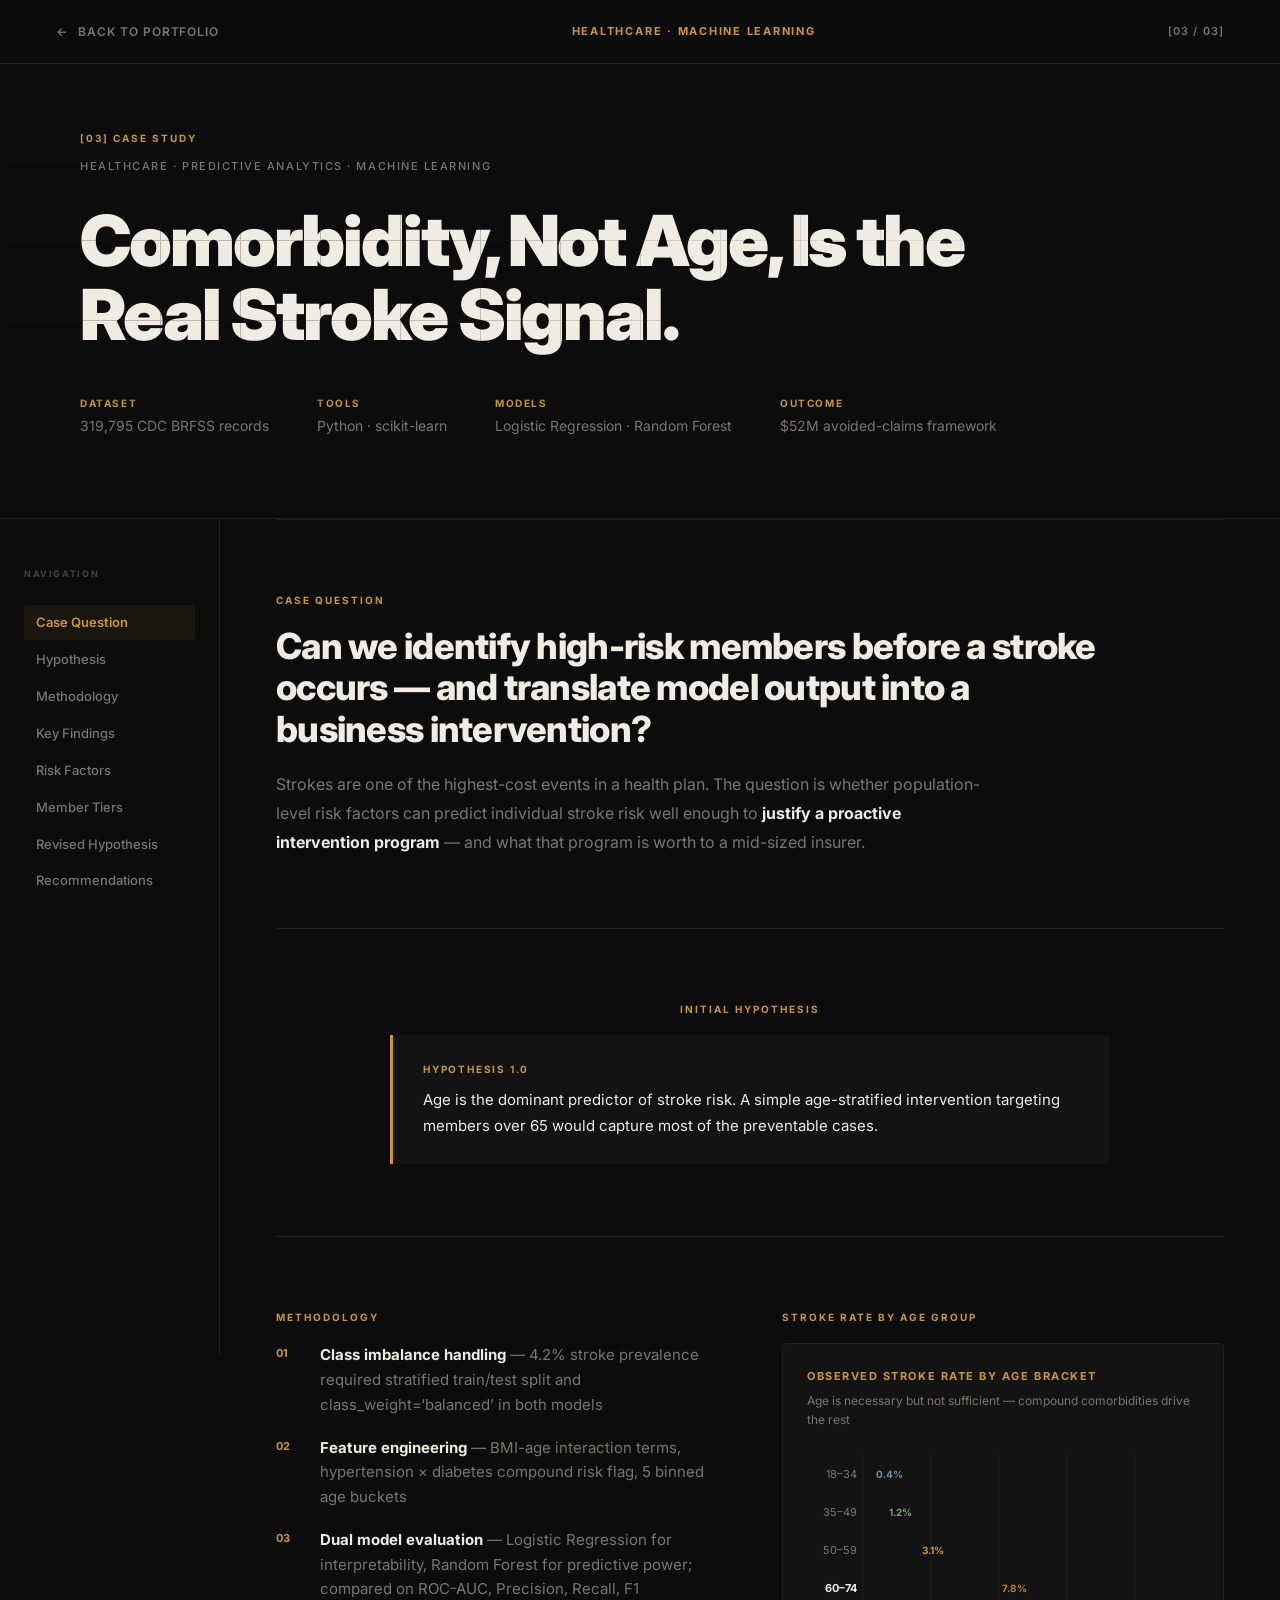
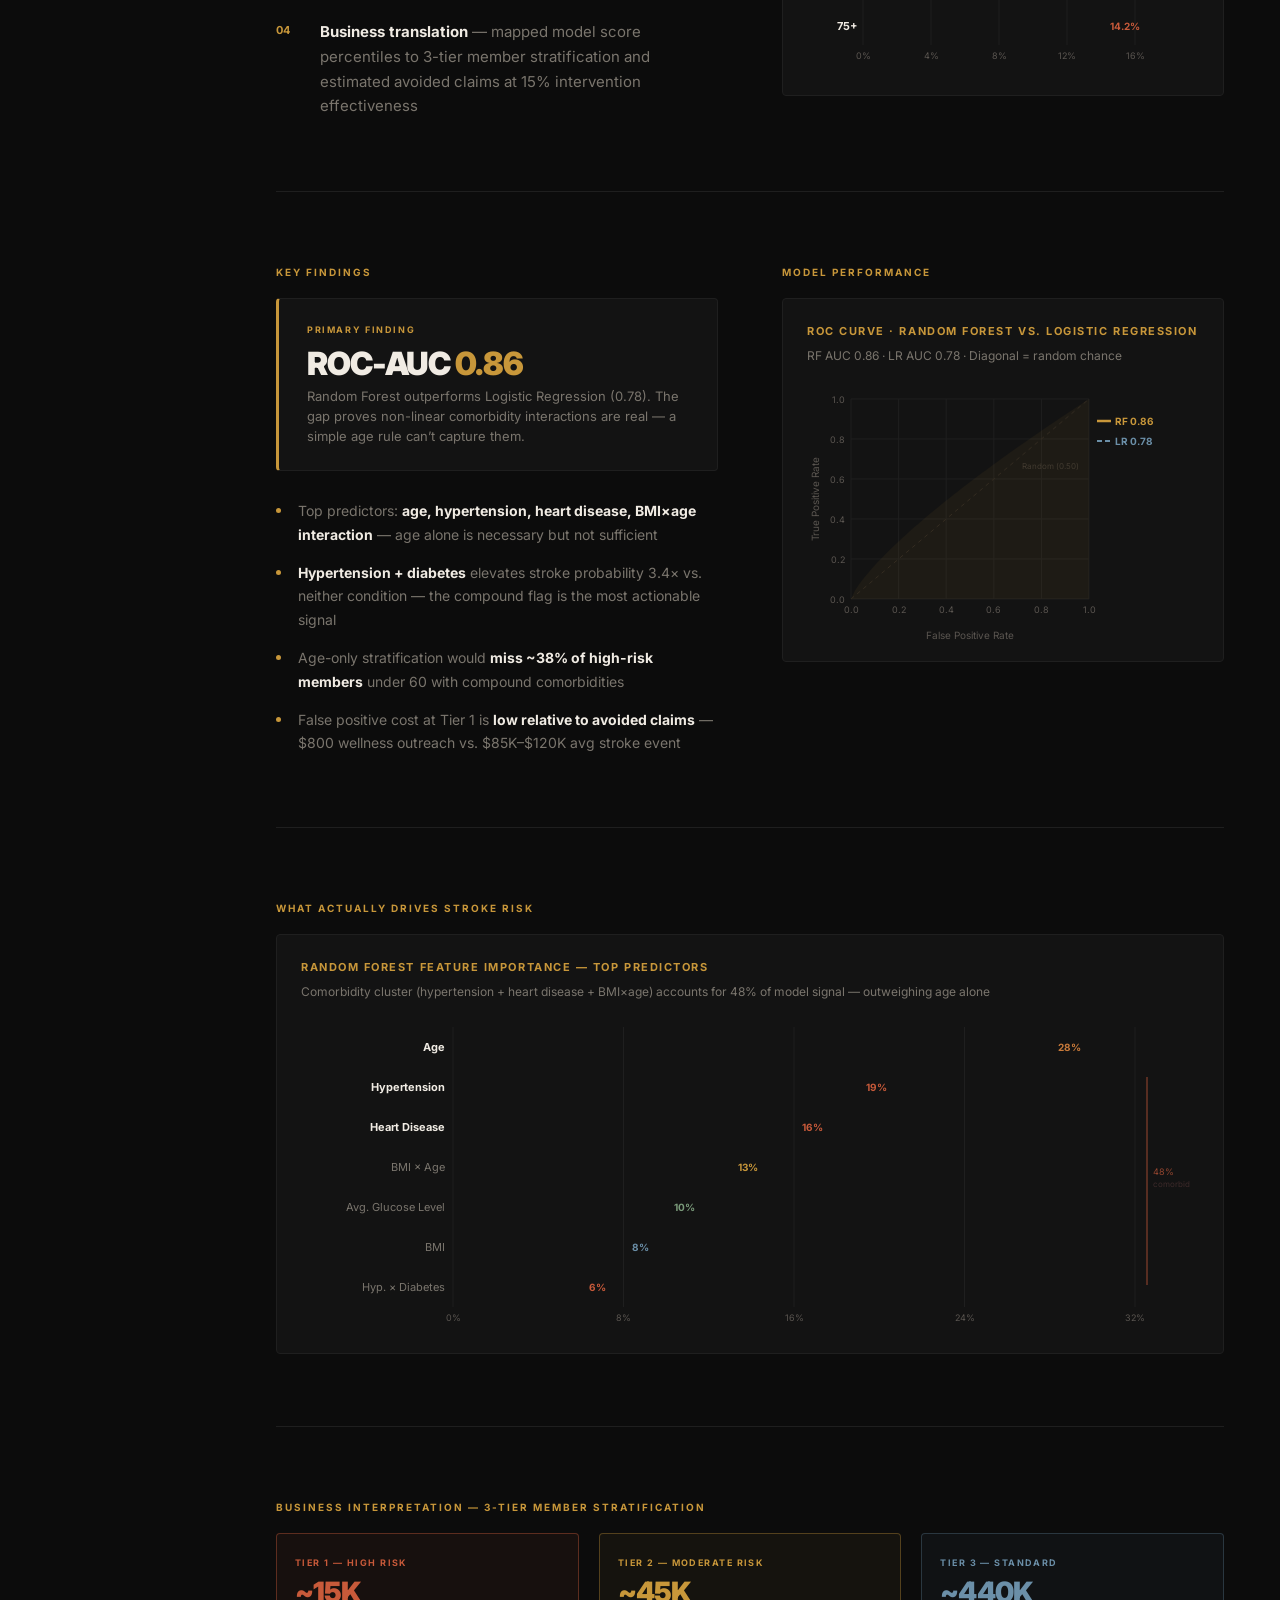
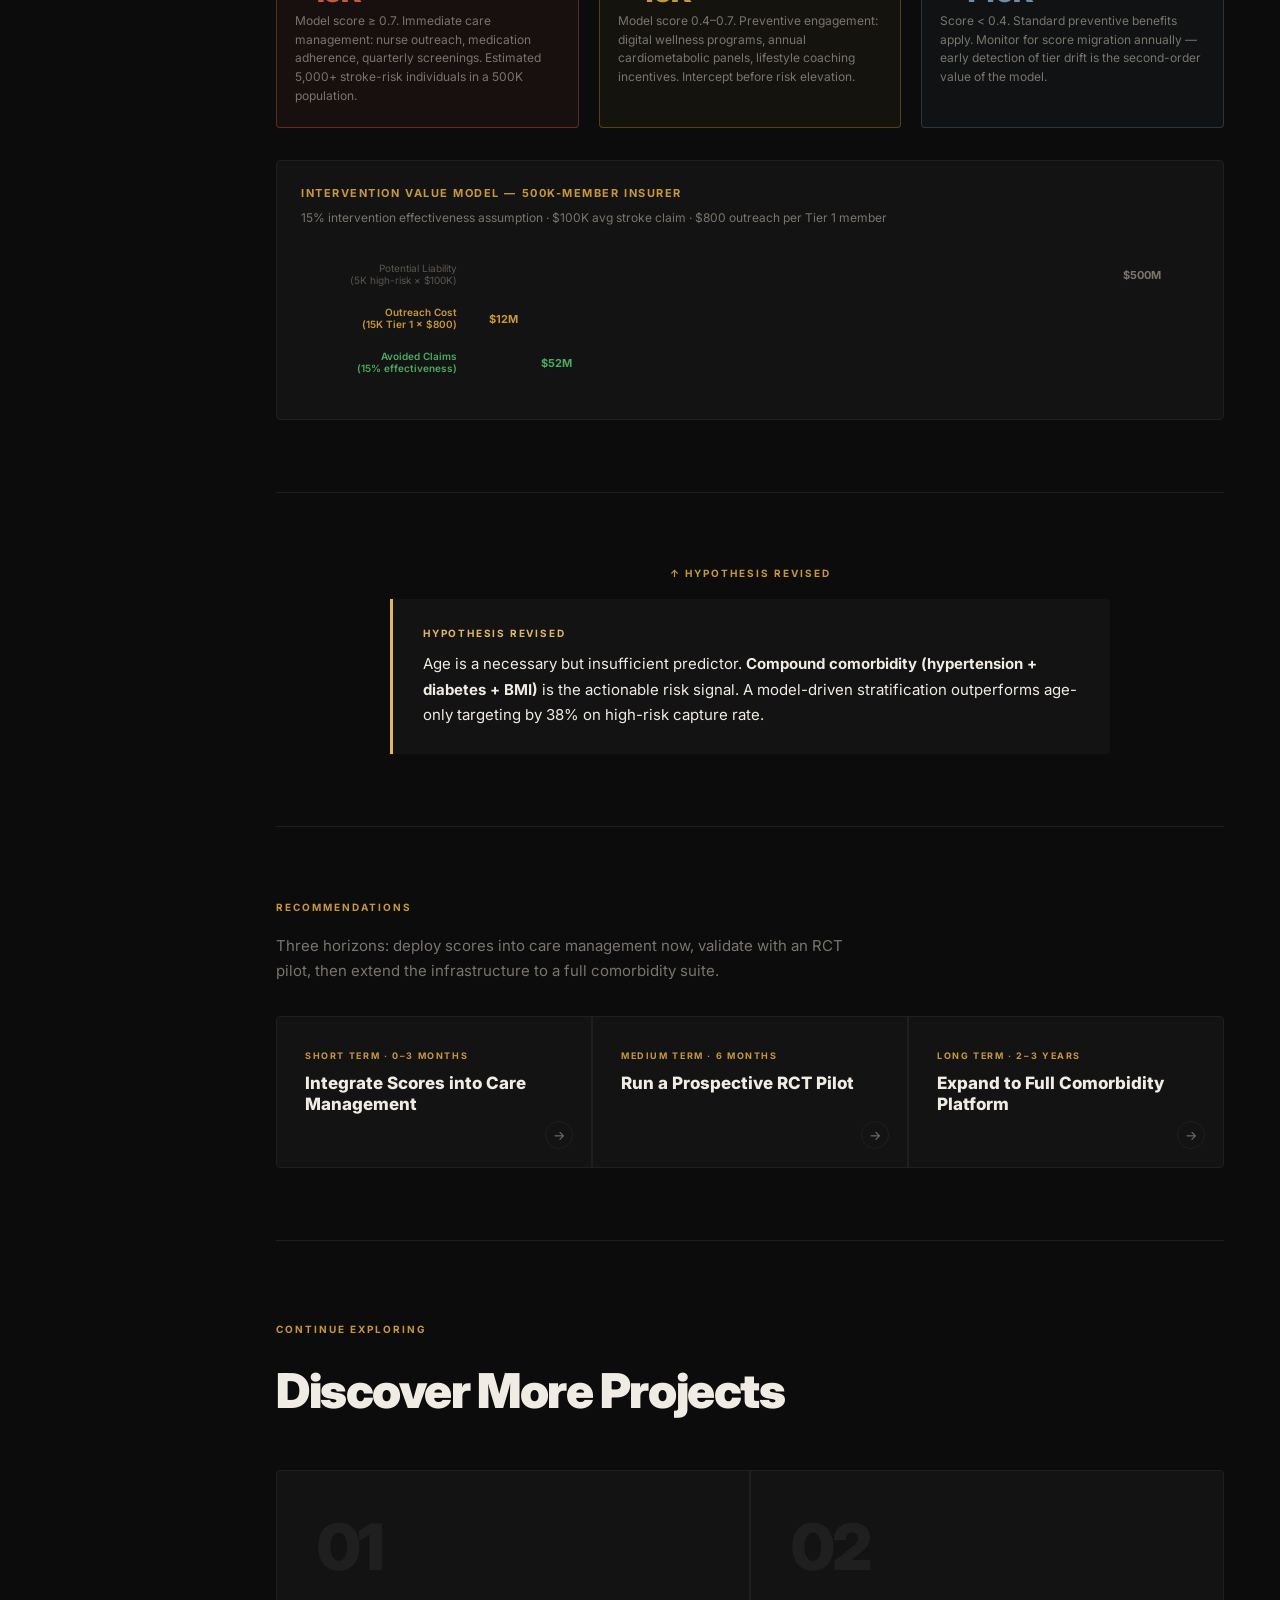
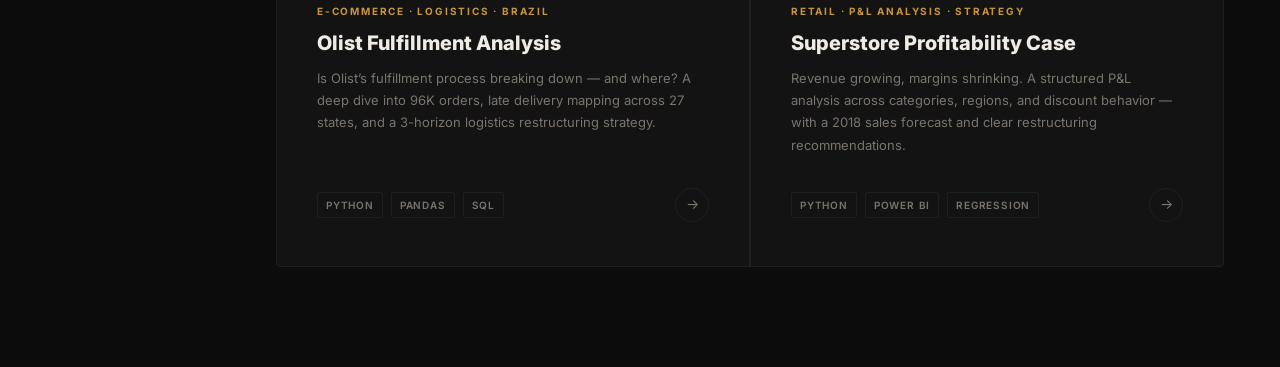
<file: stroke.html>
<!DOCTYPE html>
<html lang="en">
<head>
  <meta charset="UTF-8"/>
  <meta name="viewport" content="width=device-width, initial-scale=1.0"/>
  <title>Stroke Risk Prediction &mdash; Tee Portfolio</title>
  <link rel="preconnect" href="https://fonts.googleapis.com"/>
  <link href="https://fonts.googleapis.com/css2?family=Inter:wght@300;400;500;600;700;800;900&display=swap" rel="stylesheet"/>
  <style>
    :root{--bg:#0C0C0C;--surface:#131313;--border:#1F1F1F;--text:#F0EBE3;--muted:#7A756D;--faint:#2A2520;--accent:#C8973A;--accent-lt:#E0B865;--danger:#C85A3A;--font:'Inter',-apple-system,BlinkMacSystemFont,sans-serif;--ease:cubic-bezier(0.22,1,0.36,1);--radius:4px;}
    *,*::before,*::after{box-sizing:border-box;margin:0;padding:0;}
    html{scroll-behavior:smooth;}
    body{background:var(--bg);color:var(--text);font-family:var(--font);line-height:1.6;overflow-x:hidden;}
    a{color:inherit;text-decoration:none;}
    #pb{position:fixed;top:0;left:0;height:2px;width:0%;background:var(--accent);z-index:1000;transition:width .1s linear;}
    .top-bar{position:fixed;top:0;left:0;right:0;z-index:100;padding:0 56px;height:64px;display:flex;align-items:center;justify-content:space-between;background:rgba(12,12,12,0.94);backdrop-filter:blur(16px);border-bottom:1px solid var(--border);}
    .back{display:flex;align-items:center;gap:10px;font-size:12px;font-weight:600;letter-spacing:.08em;text-transform:uppercase;color:var(--muted);transition:color .2s;}
    .back:hover{color:var(--accent);}
    .back-arrow{transition:transform .2s;}
    .back:hover .back-arrow{transform:translateX(-3px);}
    .tb-title{font-size:11px;font-weight:700;letter-spacing:.16em;text-transform:uppercase;color:var(--accent);}
    .tb-num{font-size:11px;font-weight:600;letter-spacing:.1em;color:var(--muted);}
    /* Layout */
    .page-layout{display:grid;grid-template-columns:220px 1fr;align-items:start;}
    .sidebar{position:sticky;top:64px;height:calc(100vh - 64px);border-right:1px solid var(--border);padding:48px 24px;overflow-y:auto;}
    .sb-label{font-size:9px;font-weight:700;letter-spacing:.18em;text-transform:uppercase;color:var(--muted);margin-bottom:24px;opacity:.5;}
    .sb-nav{display:flex;flex-direction:column;gap:2px;}
    .sb-item{font-size:13px;font-weight:500;color:var(--muted);padding:9px 12px;border-radius:3px;transition:color .15s,background .15s;display:block;line-height:1.3;}
    .sb-item:hover{color:var(--text);background:rgba(255,255,255,.03);}
    .sb-item.active{color:var(--accent);background:rgba(200,151,58,.07);font-weight:600;}
    /* Hero */
    .hero{padding:130px 80px 80px;border-bottom:1px solid var(--border);position:relative;overflow:hidden;}
    .hero-bg{position:absolute;inset:0;background-image:linear-gradient(var(--border) 1px,transparent 1px),linear-gradient(90deg,var(--border) 1px,transparent 1px);background-size:80px 80px;opacity:.25;mask-image:radial-gradient(ellipse 90% 80% at 15% 50%,black 20%,transparent 80%);}
    .case-lbl{font-size:10px;font-weight:700;letter-spacing:.2em;text-transform:uppercase;color:var(--accent);margin-bottom:12px;}
    .case-cat{font-size:11px;font-weight:500;letter-spacing:.14em;text-transform:uppercase;color:var(--muted);margin-bottom:28px;}
    .case-title{font-size:clamp(34px,5.5vw,76px);font-weight:900;letter-spacing:-.03em;line-height:1.05;max-width:920px;margin-bottom:44px;}
    .meta{display:flex;gap:48px;flex-wrap:wrap;}
    .mi .ml{font-size:10px;font-weight:700;letter-spacing:.16em;text-transform:uppercase;color:var(--accent);margin-bottom:4px;}
    .mi .mv{font-size:14px;color:var(--muted);}
    /* Content */
    .content{padding:0 56px 80px;}
    .cs{padding:72px 0;border-top:1px solid var(--border);}
    .csl{font-size:10px;font-weight:700;letter-spacing:.2em;text-transform:uppercase;color:var(--accent);margin-bottom:18px;}
    .cq-h{font-size:clamp(22px,3vw,36px);font-weight:800;letter-spacing:-.02em;line-height:1.15;margin-bottom:20px;max-width:820px;}
    .csb{font-size:16px;color:var(--muted);line-height:1.8;max-width:720px;}
    .csb strong{color:var(--text);}
    /* Hypothesis card */
    .hyp{padding:26px 30px;border-left:3px solid var(--accent);background:var(--surface);border-radius:0 var(--radius) var(--radius) 0;max-width:720px;margin:14px auto 0;}
    .hyp.rev{border-left-color:var(--accent-lt);}
    .hyp-s{font-size:10px;font-weight:700;letter-spacing:.18em;text-transform:uppercase;color:var(--accent);margin-bottom:10px;}
    .hyp-s.rev{color:var(--accent-lt);}
    .hyp-t{font-size:15px;color:var(--text);line-height:1.7;}
    /* Two-col */
    .two{display:grid;grid-template-columns:1fr 1fr;gap:64px;align-items:start;}
    /* Steps */
    .steps{display:flex;flex-direction:column;gap:18px;margin-top:8px;}
    .step{display:flex;gap:18px;}
    .stn{font-size:11px;font-weight:700;color:var(--accent);min-width:26px;padding-top:2px;}
    .stt{font-size:15px;color:var(--muted);line-height:1.65;}
    .stt strong{color:var(--text);}
    /* Key findings */
    .kf-callout{padding:24px 28px;background:var(--surface);border:1px solid var(--border);border-radius:var(--radius);border-left:3px solid var(--accent);margin-bottom:28px;}
    .kf-callout-label{font-size:9px;font-weight:700;letter-spacing:.18em;text-transform:uppercase;color:var(--accent);margin-bottom:10px;}
    .kf-callout-val{font-size:32px;font-weight:900;letter-spacing:-.03em;line-height:1;margin-bottom:6px;color:var(--text);}
    .kf-callout-val span{color:var(--accent);}
    .kf-callout-desc{font-size:13px;color:var(--muted);line-height:1.55;}
    .finds{display:flex;flex-direction:column;gap:14px;}
    .find{display:grid;grid-template-columns:8px 1fr;gap:14px;align-items:start;}
    .fdot{width:5px;height:5px;background:var(--accent);border-radius:50%;margin-top:9px;}
    .ft{font-size:14px;color:var(--muted);line-height:1.7;}
    .ft strong{color:var(--text);}
    /* Chart wrap */
    .chart-wrap{background:var(--surface);border:1px solid var(--border);border-radius:var(--radius);padding:24px 24px 18px;}
    .chart-title{font-size:11px;font-weight:700;letter-spacing:.14em;text-transform:uppercase;color:var(--accent);margin-bottom:5px;}
    .chart-sub{font-size:12px;color:var(--muted);margin-bottom:18px;}
    /* Risk tiers */
    .risk-tiers{display:grid;grid-template-columns:repeat(3,1fr);gap:20px;margin-top:16px;}
    .tier{padding:22px 18px;border-radius:var(--radius);border:1px solid;}
    .tier.high{border-color:rgba(200,90,58,.4);background:rgba(200,90,58,.06);}
    .tier.med{border-color:rgba(200,151,58,.35);background:rgba(200,151,58,.05);}
    .tier.low{border-color:rgba(107,143,168,.3);background:rgba(107,143,168,.05);}
    .tier-label{font-size:9px;font-weight:700;letter-spacing:.16em;text-transform:uppercase;margin-bottom:8px;}
    .tier.high .tier-label{color:#C85A3A;}
    .tier.med .tier-label{color:#C8973A;}
    .tier.low .tier-label{color:#6B8FA8;}
    .tier-num{font-size:28px;font-weight:900;letter-spacing:-.03em;line-height:1;margin-bottom:6px;}
    .tier.high .tier-num{color:#C85A3A;}
    .tier.med .tier-num{color:#C8973A;}
    .tier.low .tier-num{color:#6B8FA8;}
    .tier-desc{font-size:12px;color:var(--muted);line-height:1.55;}
    /* Rec cards */
    .rec-grid{display:grid;grid-template-columns:repeat(3,1fr);gap:2px;background:var(--border);border:1px solid var(--border);border-radius:var(--radius);overflow:hidden;margin-top:32px;}
    .rec-card{background:var(--surface);padding:32px 28px 52px;cursor:pointer;display:flex;flex-direction:column;position:relative;transition:background .25s;}
    .rec-card:hover{background:#161616;box-shadow:inset 0 0 0 1px rgba(200,151,58,.4);}
    .rec-tag{font-size:9px;font-weight:700;letter-spacing:.18em;text-transform:uppercase;color:var(--accent);display:block;margin-bottom:10px;}
    .rec-title{font-size:17px;font-weight:800;line-height:1.25;}
    .rec-arr{position:absolute;bottom:18px;right:18px;width:28px;height:28px;border:1px solid var(--border);border-radius:50%;display:flex;align-items:center;justify-content:center;color:var(--muted);font-size:13px;transition:border-color .2s,color .2s;}
    .rec-card:hover .rec-arr{border-color:var(--accent);color:var(--accent);}
    /* Modal */
    .rec-overlay{position:fixed;inset:0;background:rgba(0,0,0,.72);z-index:500;display:flex;align-items:center;justify-content:center;opacity:0;pointer-events:none;transition:opacity .25s;}
    .rec-overlay.open{opacity:1;pointer-events:all;}
    .rec-box{background:#111213;border:1px solid #252525;border-radius:8px;width:min(680px,92vw);max-height:88vh;overflow-y:auto;transform:translateY(12px);transition:transform .3s var(--ease);}
    .rec-overlay.open .rec-box{transform:translateY(0);}
    .rec-head{padding:22px 28px 18px;border-bottom:1px solid #1e1e1e;display:flex;justify-content:space-between;align-items:flex-start;}
    .rec-head-tag{font-size:9px;font-weight:700;letter-spacing:.18em;text-transform:uppercase;color:#C8973A;margin:0 0 7px;}
    .rec-head-title{font-size:19px;font-weight:800;color:#F0EBE3;margin:0;line-height:1.25;}
    .rec-close{width:28px;height:28px;border:1px solid #2a2a2a;border-radius:50%;display:flex;align-items:center;justify-content:center;color:#5A5550;font-size:18px;cursor:pointer;background:none;flex-shrink:0;transition:border-color .2s,color .2s;}
    .rec-close:hover{border-color:#5A5550;color:#F0EBE3;}
    .rec-body{padding:0;}
    /* Modal interior */
    .m-hyp{padding:18px 28px 16px;border-bottom:1px solid #1e1e1e;}
    .m-hyp p{font-size:15px;font-weight:700;color:#F0EBE3;line-height:1.6;margin:0;border-left:2px solid #C8973A;padding-left:14px;}
    .m-visual{padding:20px 28px;border-bottom:1px solid #1e1e1e;}
    .m-visual-lbl{font-size:9px;font-weight:700;letter-spacing:.16em;text-transform:uppercase;color:#3E3A36;margin:0 0 16px;}
    .ba-grid{display:grid;grid-template-columns:1fr 28px 1fr;gap:8px;align-items:start;}
    .ba-arr{display:flex;align-items:center;justify-content:center;padding-top:40px;color:#2E2A26;font-size:18px;}
    .ba-card{border-radius:6px;padding:16px 14px;}
    .ba-card.before{background:#16080a;border:1px solid #3a1520;}
    .ba-card.after{background:#080f0a;border:1px solid #153020;}
    .ba-label{font-size:9px;font-weight:700;letter-spacing:.14em;text-transform:uppercase;margin:0 0 12px;}
    .ba-card.before .ba-label{color:#C85A3A;}
    .ba-card.after .ba-label{color:#4aaa60;}
    .ba-note{font-size:10px;color:#3E3A36;text-align:center;margin:14px 0 0;font-style:italic;}
    .m-scale{padding:18px 28px 20px;}
    .m-scale-lbl{font-size:9px;font-weight:700;letter-spacing:.16em;text-transform:uppercase;color:#3E3A36;margin:0 0 14px;}
    .scale-strip{display:flex;align-items:center;border:1px solid #1e1e1e;border-radius:5px;overflow:hidden;}
    .ss-cell{flex:1;padding:12px 16px;}
    .ss-sep{padding:12px 10px;color:#2A2620;font-size:14px;border-right:1px solid #1e1e1e;}
    .ss-cell{border-right:1px solid #1e1e1e;}
    .ss-cell:last-child{border-right:none;}
    .ss-val{font-size:16px;font-weight:800;color:#F0EBE3;letter-spacing:-.02em;}
    .ss-val.gold{color:#C8973A;}
    .ss-desc{font-size:9px;color:#4A4540;margin-top:3px;}
    /* Discover */
    .discover{padding:80px 0 20px;border-top:1px solid var(--border);}
    .disc-label{font-size:10px;font-weight:700;letter-spacing:.2em;text-transform:uppercase;color:var(--accent);margin-bottom:16px;}
    .disc-heading{font-size:clamp(28px,4vw,48px);font-weight:900;letter-spacing:-.03em;margin-bottom:40px;}
    .disc-cards{display:grid;grid-template-columns:1fr 1fr;gap:2px;background:var(--border);border:1px solid var(--border);border-radius:var(--radius);overflow:hidden;}
    .dc{background:var(--surface);padding:44px 40px;display:flex;flex-direction:column;position:relative;overflow:hidden;transition:background .3s var(--ease);}
    .dc::before{content:'';position:absolute;inset:0;background:linear-gradient(135deg,rgba(200,151,58,.06) 0%,transparent 60%);opacity:0;transition:opacity .4s;}
    .dc:hover{background:#181818;}
    .dc:hover::before{opacity:1;}
    .dc-num{font-size:64px;font-weight:900;color:var(--border);letter-spacing:-.04em;line-height:1;margin-bottom:24px;transition:color .3s;}
    .dc:hover .dc-num{color:var(--faint);}
    .dc-tag{font-size:10px;font-weight:700;letter-spacing:.18em;text-transform:uppercase;color:var(--accent);margin-bottom:12px;}
    .dc-title{font-size:20px;font-weight:800;line-height:1.2;margin-bottom:12px;}
    .dc-desc{font-size:13px;color:var(--muted);line-height:1.7;flex:1;}
    .dc-foot{margin-top:32px;display:flex;align-items:center;justify-content:space-between;}
    .dc-tools{display:flex;gap:8px;flex-wrap:wrap;}
    .ttag{font-size:10px;font-weight:600;letter-spacing:.08em;text-transform:uppercase;color:var(--muted);padding:4px 8px;border:1px solid var(--border);border-radius:2px;}
    .dc-arrow{width:34px;height:34px;border:1px solid var(--border);border-radius:50%;display:flex;align-items:center;justify-content:center;color:var(--muted);font-size:14px;transition:border-color .2s,color .2s,background .2s,transform .2s;flex-shrink:0;}
    .dc:hover .dc-arrow{border-color:var(--accent);color:var(--accent);background:rgba(200,151,58,.08);transform:translate(2px,-2px);}
    /* Reveal */
    .reveal{opacity:0;transform:translateY(24px);transition:opacity .65s var(--ease),transform .65s var(--ease);}
    .reveal.visible{opacity:1;transform:translateY(0);}
    .d1{transition-delay:.1s;}.d2{transition-delay:.2s;}
    @media(max-width:900px){
      .top-bar{padding:0 24px;}
      .hero{padding:110px 24px 64px;}
      .content{padding:0 32px 60px;}
      .two{grid-template-columns:1fr;gap:40px;}
      .rec-grid{grid-template-columns:1fr;}
      .risk-tiers{grid-template-columns:1fr;}
      .disc-cards{grid-template-columns:1fr;}
      .sidebar{display:none;}
      .page-layout{grid-template-columns:1fr;}
      .content{padding:0 24px 60px;}
    }
  </style>
</head>
<body>
<div id="pb"></div>

<header class="top-bar">
  <a href="index.html" class="back"><span class="back-arrow">&larr;</span> Back to Portfolio</a>
  <span class="tb-title">Healthcare &middot; Machine Learning</span>
  <span class="tb-num">[03 / 03]</span>
</header>

<section class="hero" id="top">
  <div class="hero-bg"></div>
  <p class="case-lbl">[03] Case Study</p>
  <p class="case-cat">Healthcare &middot; Predictive Analytics &middot; Machine Learning</p>
  <h1 class="case-title">Comorbidity, Not Age, Is the Real Stroke Signal.</h1>
  <div class="meta">
    <div class="mi"><p class="ml">Dataset</p><p class="mv">319,795 CDC BRFSS records</p></div>
    <div class="mi"><p class="ml">Tools</p><p class="mv">Python &middot; scikit-learn</p></div>
    <div class="mi"><p class="ml">Models</p><p class="mv">Logistic Regression &middot; Random Forest</p></div>
    <div class="mi"><p class="ml">Outcome</p><p class="mv">$52M avoided-claims framework</p></div>
  </div>
</section>

<div class="page-layout">
<aside class="sidebar">
  <p class="sb-label">Navigation</p>
  <nav class="sb-nav">
    <a class="sb-item" href="#case-question">Case Question</a>
    <a class="sb-item" href="#hypothesis">Hypothesis</a>
    <a class="sb-item" href="#methodology">Methodology</a>
    <a class="sb-item" href="#key-findings">Key Findings</a>
    <a class="sb-item" href="#risk-profile">Risk Factors</a>
    <a class="sb-item" href="#member-tiers">Member Tiers</a>
    <a class="sb-item" href="#updated-hypothesis">Revised Hypothesis</a>
    <a class="sb-item" href="#recommendations">Recommendations</a>
  </nav>
</aside>
<div class="content">

  <div class="cs reveal" id="case-question">
    <p class="csl">Case Question</p>
    <h2 class="cq-h">Can we identify high-risk members before a stroke occurs &mdash; and translate model output into a business intervention?</h2>
    <p class="csb">Strokes are one of the highest-cost events in a health plan. The question is whether population-level risk factors can predict individual stroke risk well enough to <strong>justify a proactive intervention program</strong> &mdash; and what that program is worth to a mid-sized insurer.</p>
  </div>

  <div class="cs reveal" id="hypothesis" style="border-top:1px solid var(--border);">
    <p class="csl" style="text-align:center;">Initial Hypothesis</p>
    <div class="hyp" style="margin:14px auto 0;">
      <p class="hyp-s">Hypothesis 1.0</p>
      <p class="hyp-t">Age is the dominant predictor of stroke risk. A simple age-stratified intervention targeting members over 65 would capture most of the preventable cases.</p>
    </div>
  </div>

  <div class="cs" id="methodology">
    <div class="two">
      <div class="reveal">
        <p class="csl">Methodology</p>
        <div class="steps">
          <div class="step"><span class="stn">01</span><span class="stt"><strong>Class imbalance handling</strong> &mdash; 4.2% stroke prevalence required stratified train/test split and class_weight=&lsquo;balanced&rsquo; in both models</span></div>
          <div class="step"><span class="stn">02</span><span class="stt"><strong>Feature engineering</strong> &mdash; BMI-age interaction terms, hypertension &times; diabetes compound risk flag, 5 binned age buckets</span></div>
          <div class="step"><span class="stn">03</span><span class="stt"><strong>Dual model evaluation</strong> &mdash; Logistic Regression for interpretability, Random Forest for predictive power; compared on ROC-AUC, Precision, Recall, F1</span></div>
          <div class="step"><span class="stn">04</span><span class="stt"><strong>Business translation</strong> &mdash; mapped model score percentiles to 3-tier member stratification and estimated avoided claims at 15% intervention effectiveness</span></div>
        </div>
      </div>
      <div class="reveal d2">
        <p class="csl">Stroke Rate by Age Group</p>
        <div class="chart-wrap">
          <p class="chart-title">Observed Stroke Rate by Age Bracket</p>
          <p class="chart-sub">Age is necessary but not sufficient &mdash; compound comorbidities drive the rest</p>
          <svg id="age-chart" width="100%" style="display:block;"></svg>
        </div>
      </div>
    </div>
  </div>

  <div class="cs" id="key-findings">
    <div class="two">
      <div class="reveal">
        <p class="csl">Key Findings</p>
        <div class="kf-callout">
          <p class="kf-callout-label">Primary Finding</p>
          <p class="kf-callout-val">ROC-AUC <span>0.86</span></p>
          <p class="kf-callout-desc">Random Forest outperforms Logistic Regression (0.78). The gap proves non-linear comorbidity interactions are real &mdash; a simple age rule can&rsquo;t capture them.</p>
        </div>
        <div class="finds">
          <div class="find"><div class="fdot"></div><p class="ft">Top predictors: <strong>age, hypertension, heart disease, BMI&times;age interaction</strong> &mdash; age alone is necessary but not sufficient</p></div>
          <div class="find"><div class="fdot"></div><p class="ft"><strong>Hypertension + diabetes</strong> elevates stroke probability 3.4&times; vs. neither condition &mdash; the compound flag is the most actionable signal</p></div>
          <div class="find"><div class="fdot"></div><p class="ft">Age-only stratification would <strong>miss ~38% of high-risk members</strong> under 60 with compound comorbidities</p></div>
          <div class="find"><div class="fdot"></div><p class="ft">False positive cost at Tier 1 is <strong>low relative to avoided claims</strong> &mdash; $800 wellness outreach vs. $85K&ndash;$120K avg stroke event</p></div>
        </div>
      </div>
      <div class="reveal d2">
        <p class="csl">Model Performance</p>
        <div class="chart-wrap">
          <p class="chart-title">ROC Curve &middot; Random Forest vs. Logistic Regression</p>
          <p class="chart-sub">RF AUC 0.86 &middot; LR AUC 0.78 &middot; Diagonal = random chance</p>
          <svg id="roc-chart" width="100%" style="display:block;"></svg>
        </div>
      </div>
    </div>
  </div>

  <div class="cs reveal" id="risk-profile">
    <p class="csl">What Actually Drives Stroke Risk</p>
    <div class="chart-wrap">
      <p class="chart-title">Random Forest Feature Importance &mdash; Top Predictors</p>
      <p class="chart-sub">Comorbidity cluster (hypertension + heart disease + BMI&times;age) accounts for 48% of model signal &mdash; outweighing age alone</p>
      <svg id="feat-chart" width="100%" style="display:block;"></svg>
    </div>
  </div>

  <div class="cs reveal" id="member-tiers">
    <p class="csl">Business Interpretation &mdash; 3-Tier Member Stratification</p>
    <div class="risk-tiers">
      <div class="tier high">
        <p class="tier-label">Tier 1 &mdash; High Risk</p>
        <p class="tier-num">~15K</p>
        <p class="tier-desc">Model score &ge; 0.7. Immediate care management: nurse outreach, medication adherence, quarterly screenings. Estimated 5,000+ stroke-risk individuals in a 500K population.</p>
      </div>
      <div class="tier med">
        <p class="tier-label">Tier 2 &mdash; Moderate Risk</p>
        <p class="tier-num">~45K</p>
        <p class="tier-desc">Model score 0.4&ndash;0.7. Preventive engagement: digital wellness programs, annual cardiometabolic panels, lifestyle coaching incentives. Intercept before risk elevation.</p>
      </div>
      <div class="tier low">
        <p class="tier-label">Tier 3 &mdash; Standard</p>
        <p class="tier-num">~440K</p>
        <p class="tier-desc">Score &lt; 0.4. Standard preventive benefits apply. Monitor for score migration annually &mdash; early detection of tier drift is the second-order value of the model.</p>
      </div>
    </div>
    <div style="margin-top:32px;">
      <div class="chart-wrap">
        <p class="chart-title">Intervention Value Model &mdash; 500K-Member Insurer</p>
        <p class="chart-sub">15% intervention effectiveness assumption &middot; $100K avg stroke claim &middot; $800 outreach per Tier 1 member</p>
        <svg id="roi-chart" width="100%" style="display:block;"></svg>
      </div>
    </div>
  </div>

  <div class="cs reveal" id="updated-hypothesis">
    <p class="csl" style="text-align:center;">&uarr; Hypothesis Revised</p>
    <div class="hyp rev" style="margin:14px auto 0;">
      <p class="hyp-s rev">Hypothesis Revised</p>
      <p class="hyp-t">Age is a necessary but insufficient predictor. <strong>Compound comorbidity (hypertension + diabetes + BMI)</strong> is the actionable risk signal. A model-driven stratification outperforms age-only targeting by 38% on high-risk capture rate.</p>
    </div>
  </div>

  <div class="cs reveal" id="recommendations">
    <p class="csl">Recommendations</p>
    <p style="font-size:15px;color:var(--muted);max-width:600px;line-height:1.7;margin-bottom:8px;">Three horizons: deploy scores into care management now, validate with an RCT pilot, then extend the infrastructure to a full comorbidity suite.</p>
    <div class="rec-grid">
      <div class="rec-card" onclick="openRec(0)">
        <span class="rec-tag">Short Term &middot; 0&ndash;3 Months</span>
        <p class="rec-title">Integrate Scores into Care Management</p>
        <span class="rec-arr">&rarr;</span>
      </div>
      <div class="rec-card" onclick="openRec(1)">
        <span class="rec-tag">Medium Term &middot; 6 Months</span>
        <p class="rec-title">Run a Prospective RCT Pilot</p>
        <span class="rec-arr">&rarr;</span>
      </div>
      <div class="rec-card" onclick="openRec(2)">
        <span class="rec-tag">Long Term &middot; 2&ndash;3 Years</span>
        <p class="rec-title">Expand to Full Comorbidity Platform</p>
        <span class="rec-arr">&rarr;</span>
      </div>
    </div>
  </div>

  <div class="discover reveal">
    <p class="disc-label">Continue Exploring</p>
    <h2 class="disc-heading">Discover More Projects</h2>
    <div class="disc-cards">
      <a href="olist.html" class="dc">
        <div class="dc-num">01</div>
        <p class="dc-tag">E-Commerce &middot; Logistics &middot; Brazil</p>
        <h3 class="dc-title">Olist Fulfillment Analysis</h3>
        <p class="dc-desc">Is Olist&rsquo;s fulfillment process breaking down &mdash; and where? A deep dive into 96K orders, late delivery mapping across 27 states, and a 3-horizon logistics restructuring strategy.</p>
        <div class="dc-foot"><div class="dc-tools"><span class="ttag">Python</span><span class="ttag">pandas</span><span class="ttag">SQL</span></div><span class="dc-arrow">&rarr;</span></div>
      </a>
      <a href="superstore.html" class="dc">
        <div class="dc-num">02</div>
        <p class="dc-tag">Retail &middot; P&amp;L Analysis &middot; Strategy</p>
        <h3 class="dc-title">Superstore Profitability Case</h3>
        <p class="dc-desc">Revenue growing, margins shrinking. A structured P&amp;L analysis across categories, regions, and discount behavior &mdash; with a 2018 sales forecast and clear restructuring recommendations.</p>
        <div class="dc-foot"><div class="dc-tools"><span class="ttag">Python</span><span class="ttag">Power BI</span><span class="ttag">Regression</span></div><span class="dc-arrow">&rarr;</span></div>
      </a>
    </div>
  </div>

</div>
</div>

<!-- MODAL: outside any .reveal ancestor -->
<div class="rec-overlay" id="rec-overlay" onclick="closeRec()">
  <div class="rec-box" id="rec-box" onclick="event.stopPropagation()">
    <div class="rec-head">
      <div>
        <p class="rec-head-tag" id="rec-head-tag"></p>
        <p class="rec-head-title" id="rec-head-title"></p>
      </div>
      <button class="rec-close" onclick="closeRec()">&#xd7;</button>
    </div>
    <div class="rec-body" id="rec-body-content"></div>
  </div>
</div>

<script>
// ── Scroll reveal ────────────────────────────────────────────────
const obs = new IntersectionObserver(e => {
  e.forEach(x => { if (x.isIntersecting) x.target.classList.add('visible'); });
}, { threshold: .08, rootMargin: '0px 0px -40px 0px' });
document.querySelectorAll('.reveal').forEach(el => obs.observe(el));

// ── Progress bar ─────────────────────────────────────────────────
window.addEventListener('scroll', () => {
  document.getElementById('pb').style.width = (window.scrollY / (document.documentElement.scrollHeight - window.innerHeight) * 100) + '%';
}, { passive: true });

// ── Sidebar active state ─────────────────────────────────────────
const sbSections=['case-question','hypothesis','methodology','key-findings','risk-profile','member-tiers','updated-hypothesis','recommendations'];
const sbItems=document.querySelectorAll('.sb-item');
window.addEventListener('scroll',function(){
  var scrollY=window.scrollY+200;
  var active=sbSections[0];
  sbSections.forEach(function(id){var el=document.getElementById(id);if(el&&el.offsetTop<=scrollY)active=id;});
  sbItems.forEach(function(a){a.classList.toggle('active',a.getAttribute('href')==='#'+active);});
},{passive:true});

// ── Modal render functions ────────────────────────────────────────
function renderDeploy(el) {
  el.innerHTML =
    '<div class="m-hyp"><p>“Care managers are flying blind — routing members based on claims history alone. A $85K stroke event is already too late. Feed model scores into the care management platform so case managers act on risk before the event.”</p></div>'
  + '<div class="m-visual"><p class="m-visual-lbl">What the care manager’s day looks like</p>'
  + '<div class="ba-grid">'
  + '<div class="ba-card before">'
  +   '<p class="ba-label">Today — Reactive</p>'
  +   '<div style="display:flex;flex-direction:column;gap:10px;margin-top:8px;">'
  +     '<div style="background:#2a1010;border:1px solid #3a1520;border-radius:4px;padding:14px 16px;">'
  +       '<div style="font-size:11px;color:#8A4A4A;line-height:1.5;margin-bottom:4px;">Member has stroke event</div>'
  +       '<div style="font-size:13px;font-weight:700;color:#C85A3A;">$95,000 claim filed</div>'
  +     '</div>'
  +     '<div style="text-align:center;color:#3a1520;font-size:16px;line-height:1.4;">↓</div>'
  +     '<div style="background:#1a1010;border:1px solid #2a1218;border-radius:4px;padding:14px 16px;">'
  +       '<div style="font-size:11px;color:#6A3A3A;line-height:1.5;">Case manager assigned — post-acute</div>'
  +     '</div>'
  +     '<div style="text-align:center;color:#3a1520;font-size:16px;line-height:1.4;">↓</div>'
  +     '<div style="background:#1a1010;border:1px solid #2a1218;border-radius:4px;padding:14px 16px;">'
  +       '<div style="font-size:11px;color:#6A3A3A;line-height:1.5;">Rehab coordination &amp; monitoring</div>'
  +     '</div>'
  +     '<div style="font-size:10px;color:#5A3030;text-align:center;font-style:italic;padding-top:8px;">Intervening after the $95K event</div>'
  +   '</div>'
  + '</div>'
  + '<div class="ba-arr">→</div>'
  + '<div class="ba-card after">'
  +   '<p class="ba-label">After — Proactive</p>'
  +   '<div style="display:flex;flex-direction:column;gap:10px;margin-top:8px;">'
  +     '<div style="background:#102010;border:1px solid #153020;border-radius:4px;padding:14px 16px;">'
  +       '<div style="font-size:11px;color:#4aaa60;line-height:1.5;">RF score ≥ 0.7 → Tier 1 flag</div>'
  +     '</div>'
  +     '<div style="text-align:center;color:#153020;font-size:16px;line-height:1.4;">↓</div>'
  +     '<div style="background:#0a1a0a;border:1px solid #153020;border-radius:4px;padding:14px 16px;">'
  +       '<div style="font-size:11px;color:#4aaa60;line-height:1.5;">Nurse outreach · med adherence check</div>'
  +     '</div>'
  +     '<div style="text-align:center;color:#153020;font-size:16px;line-height:1.4;">↓</div>'
  +     '<div style="background:#0a1a0a;border:1px solid #153020;border-radius:4px;padding:14px 16px;">'
  +       '<div style="font-size:11px;color:#4aaa60;line-height:1.5;">Quarterly screening · lifestyle coaching</div>'
  +     '</div>'
  +     '<div style="font-size:10px;color:#4A8A50;text-align:center;font-style:italic;padding-top:8px;">Stroke event potentially avoided</div>'
  +   '</div>'
  + '</div>'
  + '</div>'
  + '<p class="ba-note">Same care manager. Same member. Completely different starting point.</p>'
  + '</div>'
  + '<div class="m-scale"><p class="m-scale-lbl">What this unlocks across Tier 1</p>'
  + '<div class="scale-strip">'
  +   '<div class="ss-cell"><div class="ss-val">15K</div><div class="ss-desc">Tier 1 members flagged</div></div>'
  +   '<div class="ss-sep">×</div>'
  +   '<div class="ss-cell"><div class="ss-val">$800</div><div class="ss-desc">outreach per member</div></div>'
  +   '<div class="ss-sep">→</div>'
  +   '<div class="ss-cell"><div class="ss-val gold">750</div><div class="ss-desc">strokes prevented @ 15%</div></div>'
  +   '<div class="ss-cell"><div class="ss-val gold">$52M</div><div class="ss-desc">avoided claims</div></div>'
  + '</div>'
  + '</div>';
}

function renderPilot(el) {
  el.innerHTML = '<div class="m-hyp"><p>“The $52M projection rests on a 15% effectiveness assumption. That’s reasonable — but no insurer commits a $12M outreach budget to an assumption. A 500-member RCT turns a modeled number into an actuarial fact.”</p></div>'
  + '<div class="m-visual"><p class="m-visual-lbl">What changes between projection and validated program</p>'
  + '<div class="ba-grid">'
  + '<div class="ba-card before">'
  +   '<p class="ba-label">Before RCT — Assumption</p>'
  +   '<div style="margin-top:8px;">'
  +     '<div style="display:flex;justify-content:space-between;align-items:center;margin-bottom:10px;">'
  +       '<span style="font-size:11px;color:#8A4A4A;">Effectiveness</span>'
  +       '<span style="font-size:13px;font-weight:700;color:#C85A3A;">15% assumed</span>'
  +     '</div>'
  +     '<div style="display:flex;justify-content:space-between;align-items:center;margin-bottom:10px;">'
  +       '<span style="font-size:11px;color:#8A4A4A;">Evidence base</span>'
  +       '<span style="font-size:13px;font-weight:700;color:#C85A3A;">Literature only</span>'
  +     '</div>'
  +     '<div style="display:flex;justify-content:space-between;align-items:center;margin-bottom:10px;">'
  +       '<span style="font-size:11px;color:#8A4A4A;">CFO confidence</span>'
  +       '<span style="font-size:13px;font-weight:700;color:#C85A3A;">Low — won’t approve</span>'
  +     '</div>'
  +     '<div style="display:flex;justify-content:space-between;align-items:center;">'
  +       '<span style="font-size:11px;color:#8A4A4A;">Program status</span>'
  +       '<span style="font-size:13px;font-weight:700;color:#C85A3A;">Stalled</span>'
  +     '</div>'
  +   '</div>'
  + '</div>'
  + '<div class="ba-arr">→</div>'
  + '<div class="ba-card after">'
  +   '<p class="ba-label">After RCT — Validated</p>'
  +   '<div style="margin-top:8px;">'
  +     '<div style="display:flex;justify-content:space-between;align-items:center;margin-bottom:10px;">'
  +       '<span style="font-size:11px;color:#4A8A50;">Effectiveness</span>'
  +       '<span style="font-size:13px;font-weight:700;color:#4aaa60;">Measured — actual %</span>'
  +     '</div>'
  +     '<div style="display:flex;justify-content:space-between;align-items:center;margin-bottom:10px;">'
  +       '<span style="font-size:11px;color:#4A8A50;">Evidence base</span>'
  +       '<span style="font-size:13px;font-weight:700;color:#4aaa60;">Internal claims data</span>'
  +     '</div>'
  +     '<div style="display:flex;justify-content:space-between;align-items:center;margin-bottom:10px;">'
  +       '<span style="font-size:11px;color:#4A8A50;">CFO confidence</span>'
  +       '<span style="font-size:13px;font-weight:700;color:#4aaa60;">High — actuarial basis</span>'
  +     '</div>'
  +     '<div style="display:flex;justify-content:space-between;align-items:center;">'
  +       '<span style="font-size:11px;color:#4A8A50;">Program status</span>'
  +       '<span style="font-size:13px;font-weight:700;color:#4aaa60;">Full deployment approved</span>'
  +     '</div>'
  +   '</div>'
  + '</div>'
  + '</div>'
  + '<p class="ba-note">The pilot doesn’t spend money — it earns the right to spend it at scale.</p>'
  + '</div>'
  + '<div class="m-scale"><p class="m-scale-lbl">Pilot parameters</p>'
  + '<div class="scale-strip">'
  +   '<div class="ss-cell"><div class="ss-val">500</div><div class="ss-desc">member RCT</div></div>'
  +   '<div class="ss-sep">&middot;</div>'
  +   '<div class="ss-cell"><div class="ss-val">6 mo</div><div class="ss-desc">measurement window</div></div>'
  +   '<div class="ss-sep">→</div>'
  +   '<div class="ss-cell"><div class="ss-val gold">ED visits</div><div class="ss-desc">primary outcome</div></div>'
  +   '<div class="ss-cell"><div class="ss-val gold">$52M</div><div class="ss-desc">full program justified</div></div>'
  + '</div>'
  + '</div>';
}

function renderExpand(el) {
  el.innerHTML =
    '<div class="m-hyp"><p>“The data pipeline, scoring engine, and care management integration built for stroke are 80% reusable. Heart failure and COPD risk stratification are not new projects — they are incremental extensions on infrastructure that already exists.”</p></div>'
  + '<div class="m-visual"><p class="m-visual-lbl">Platform coverage before vs. after</p>'
  + '<div class="ba-grid">'
  + '<div class="ba-card before">'
  +   '<p class="ba-label">Today — Single Model</p>'
  +   '<div style="display:flex;flex-direction:column;gap:10px;margin-top:8px;">'
  +     '<div style="background:#1a1820;border:1px solid #3a2a50;border-radius:4px;padding:12px 14px;text-align:center;">'
  +       '<div style="font-size:11px;color:#7A6A9A;line-height:1.5;">Data Pipeline</div>'
  +     '</div>'
  +     '<div style="text-align:center;color:#2a2a3a;font-size:16px;line-height:1.4;">↓</div>'
  +     '<div style="background:#2a1010;border:1px solid #3a1520;border-radius:4px;padding:12px 14px;text-align:center;">'
  +       '<div style="font-size:12px;font-weight:700;color:#C85A3A;line-height:1.5;">Stroke Model ✓ (live)</div>'
  +     '</div>'
  +     '<div style="display:flex;gap:8px;margin-top:2px;">'
  +       '<div style="flex:1;background:#1a1010;border:1px dashed #2a1218;border-radius:4px;padding:10px 8px;text-align:center;">'
  +         '<div style="font-size:10px;color:#3A2A2A;line-height:1.4;">Heart Failure</div>'
  +       '</div>'
  +       '<div style="flex:1;background:#1a1010;border:1px dashed #2a1218;border-radius:4px;padding:10px 8px;text-align:center;">'
  +         '<div style="font-size:10px;color:#3A2A2A;line-height:1.4;">COPD</div>'
  +       '</div>'
  +     '</div>'
  +     '<div style="font-size:10px;color:#4A3A3A;text-align:center;font-style:italic;padding-top:8px;">15K members flagged</div>'
  +   '</div>'
  + '</div>'
  + '<div class="ba-arr">→</div>'
  + '<div class="ba-card after">'
  +   '<p class="ba-label">After — Comorbidity Platform</p>'
  +   '<div style="display:flex;flex-direction:column;gap:10px;margin-top:8px;">'
  +     '<div style="background:#1a1820;border:1px solid #3a2a50;border-radius:4px;padding:12px 14px;text-align:center;">'
  +       '<div style="font-size:11px;color:#9A8ACA;line-height:1.5;">Shared Data Pipeline</div>'
  +     '</div>'
  +     '<div style="text-align:center;color:#153020;font-size:16px;line-height:1.4;">↓</div>'
  +     '<div style="display:flex;gap:6px;">'
  +       '<div style="flex:1;background:#102010;border:1px solid #153020;border-radius:4px;padding:10px 6px;text-align:center;">'
  +         '<div style="font-size:10px;font-weight:700;color:#4aaa60;line-height:1.4;">Stroke ✓</div>'
  +       '</div>'
  +       '<div style="flex:1;background:#102010;border:1px solid #153020;border-radius:4px;padding:10px 6px;text-align:center;">'
  +         '<div style="font-size:10px;font-weight:700;color:#4aaa60;line-height:1.4;">Heart Fail ✓</div>'
  +       '</div>'
  +       '<div style="flex:1;background:#102010;border:1px solid #153020;border-radius:4px;padding:10px 6px;text-align:center;">'
  +         '<div style="font-size:10px;font-weight:700;color:#4aaa60;line-height:1.4;">COPD ✓</div>'
  +       '</div>'
  +     '</div>'
  +     '<div style="text-align:center;color:#153020;font-size:16px;line-height:1.4;">↓</div>'
  +     '<div style="background:#0a1a0a;border:1px solid #153020;border-radius:4px;padding:12px 14px;text-align:center;">'
  +       '<div style="font-size:11px;color:#4aaa60;line-height:1.5;">Unified Risk Dashboard</div>'
  +     '</div>'
  +     '<div style="font-size:10px;color:#4A8A50;text-align:center;font-style:italic;padding-top:8px;">45K+ members flagged</div>'
  +   '</div>'
  + '</div>'
  + '</div>'
  + '<p class="ba-note">3 conditions. 1 infrastructure build. Incremental cost of model 2 and 3 &lt; 20% of model 1.</p>'
  + '</div>'
  + '<div class="m-scale"><p class="m-scale-lbl">Platform scale</p>'
  + '<div class="scale-strip">'
  +   '<div class="ss-cell"><div class="ss-val">3</div><div class="ss-desc">conditions covered</div></div>'
  +   '<div class="ss-sep">→</div>'
  +   '<div class="ss-cell"><div class="ss-val">45K+</div><div class="ss-desc">members flagged</div></div>'
  +   '<div class="ss-sep">·</div>'
  +   '<div class="ss-cell"><div class="ss-val gold">&lt;20%</div><div class="ss-desc">incremental build cost</div></div>'
  +   '<div class="ss-cell"><div class="ss-val gold">3×</div><div class="ss-desc">ROI on platform</div></div>'
  + '</div>'
  + '</div>';
}

var REC_DATA = [
  { tag: 'Short Term · 0–3 Months', title: 'Integrate Scores into Care Management', render: renderDeploy },
  { tag: 'Medium Term · 6 Months', title: 'Run a Prospective RCT Pilot', render: renderPilot },
  { tag: 'Long Term · 2–3 Years', title: 'Expand to Full Comorbidity Platform', render: renderExpand }
];

function openRec(idx) {
  var d = REC_DATA[idx];
  document.getElementById('rec-head-tag').textContent = d.tag;
  document.getElementById('rec-head-title').textContent = d.title;
  var body = document.getElementById('rec-body-content');
  body.innerHTML = '';
  d.render(body);
  document.getElementById('rec-overlay').classList.add('open');
  document.getElementById('rec-box').scrollTop = 0;
  document.body.style.overflow = 'hidden';
}

function closeRec() {
  document.getElementById('rec-overlay').classList.remove('open');
  document.body.style.overflow = '';
}

document.addEventListener('keydown', function(e) { if (e.key === 'Escape') closeRec(); });

// ── Chart 1: Age bar ────────────────────────────────────────────
var ageData = [
  { label: '18–34', rate: 0.4, color: '#6B8FA8' },
  { label: '35–49', rate: 1.2, color: '#7A9A7A' },
  { label: '50–59', rate: 3.1, color: '#C8973A' },
  { label: '60–74', rate: 7.8, color: '#C87A3A' },
  { label: '75+',       rate: 14.2, color: '#C85A3A' }
];

function drawAge() {
  var svg = document.getElementById('age-chart');
  if (!svg) return;
  var W = svg.parentElement.clientWidth - 56;
  if (W <= 0) return;
  var barH = 38, pad = { top: 8, left: 52, right: 60, bottom: 32 };
  var H = ageData.length * barH + pad.top + pad.bottom;
  svg.setAttribute('viewBox', '0 0 ' + W + ' ' + H);
  svg.setAttribute('height', H);
  var maxV = 16, bW = W - pad.left - pad.right;
  var h = '';
  [0, 4, 8, 12, 16].forEach(function(v) {
    var x = pad.left + (v / maxV) * bW;
    h += '<line x1="' + x + '" y1="' + pad.top + '" x2="' + x + '" y2="' + (pad.top + ageData.length * barH) + '" stroke="#1F1F1F" stroke-width="1"/>';
    h += '<text x="' + x + '" y="' + (H - pad.bottom + 14) + '" text-anchor="middle" fill="#5A5550" font-size="9" font-family="Inter,sans-serif">' + v + '%</text>';
  });
  ageData.forEach(function(d, i) {
    var y = pad.top + i * barH;
    var fw = (d.rate / maxV) * bW;
    var hi = d.rate >= 7;
    h += '<rect class="ab" x="' + pad.left + '" y="' + (y + 8) + '" width="0" height="' + (barH - 14) + '" fill="' + d.color + '" rx="2" data-w="' + fw + '" opacity="' + (hi ? 1 : 0.65) + '"/>';
    h += '<text x="' + (pad.left - 6) + '" y="' + (y + barH / 2 + 4) + '" text-anchor="end" fill="' + (hi ? '#F0EBE3' : '#7A756D') + '" font-size="11" font-weight="' + (hi ? 700 : 400) + '" font-family="Inter,sans-serif">' + d.label + '</text>';
    h += '<text x="' + (pad.left + fw + 6) + '" y="' + (y + barH / 2 + 4) + '" fill="' + d.color + '" font-size="10" font-weight="700" font-family="Inter,sans-serif">' + d.rate + '%</text>';
  });
  svg.innerHTML = h;
  var aObs = new IntersectionObserver(function(entries) {
    entries.forEach(function(e) {
      if (e.isIntersecting) {
        document.querySelectorAll('.ab').forEach(function(bar, i) {
          var tw = parseFloat(bar.dataset.w);
          setTimeout(function() {
            bar.style.transition = 'width .55s cubic-bezier(0.22,1,0.36,1) ' + (i * 80) + 'ms';
            bar.setAttribute('width', tw);
          }, 100);
        });
        aObs.disconnect();
      }
    });
  }, { threshold: .2 });
  aObs.observe(svg);
}

// ── Chart 2: ROC Curve ──────────────────────────────────────────
function drawROC() {
  var svg = document.getElementById('roc-chart');
  if (!svg) return;
  var W = svg.parentElement.clientWidth - 48;
  if (W <= 0) return;
  var H = 260, pad = { top: 16, left: 44, right: 110, bottom: 44 };
  svg.setAttribute('viewBox', '0 0 ' + W + ' ' + H);
  svg.setAttribute('height', H);
  var iW = W - pad.left - pad.right, iH = H - pad.top - pad.bottom;
  var xS = function(v) { return pad.left + v * iW; };
  var yS = function(v) { return pad.top + iH - v * iH; };
  var h = '';
  [0, .2, .4, .6, .8, 1].forEach(function(v) {
    h += '<line x1="' + xS(v) + '" y1="' + pad.top + '" x2="' + xS(v) + '" y2="' + (pad.top + iH) + '" stroke="#1F1F1F" stroke-width="1"/>';
    h += '<line x1="' + pad.left + '" y1="' + yS(v) + '" x2="' + (pad.left + iW) + '" y2="' + yS(v) + '" stroke="#1F1F1F" stroke-width="1"/>';
    h += '<text x="' + xS(v) + '" y="' + (pad.top + iH + 14) + '" text-anchor="middle" fill="#5A5550" font-size="9" font-family="Inter,sans-serif">' + v.toFixed(1) + '</text>';
    h += '<text x="' + (pad.left - 6) + '" y="' + (yS(v) + 4) + '" text-anchor="end" fill="#5A5550" font-size="9" font-family="Inter,sans-serif">' + v.toFixed(1) + '</text>';
  });
  h += '<text x="' + (pad.left + iW / 2) + '" y="' + (H - 4) + '" text-anchor="middle" fill="#5A5550" font-size="10" font-family="Inter,sans-serif">False Positive Rate</text>';
  h += '<text x="' + (pad.left - 32) + '" y="' + (pad.top + iH / 2) + '" text-anchor="middle" fill="#5A5550" font-size="10" font-family="Inter,sans-serif" transform="rotate(-90,' + (pad.left - 32) + ',' + (pad.top + iH / 2) + ')">True Positive Rate</text>';
  h += '<line x1="' + xS(0) + '" y1="' + yS(0) + '" x2="' + xS(1) + '" y2="' + yS(1) + '" stroke="#2A2520" stroke-width="1" stroke-dasharray="4,4"/>';
  h += '<text x="' + xS(0.72) + '" y="' + yS(0.65) + '" fill="#3A3530" font-size="8" font-family="Inter,sans-serif">Random (0.50)</text>';
  function makeROC(auc) {
    var pts = [[0, 0]];
    for (var i = 1; i <= 60; i++) {
      var fpr = i / 60;
      var tpr = Math.min(Math.pow(fpr, 1 / (auc * 2.2 - 0.6)), 1);
      pts.push([fpr, tpr]);
    }
    pts.push([1, 1]);
    return pts;
  }
  var rf = makeROC(0.86), lr = makeROC(0.78);
  var rfPoly = rf.map(function(p) { return xS(p[0]) + ',' + yS(p[1]); }).join(' ') + ' ' + xS(1) + ',' + yS(0) + ' ' + xS(0) + ',' + yS(0);
  h += '<polygon points="' + rfPoly + '" fill="rgba(200,151,58,0.06)"/>';
  h += '<polyline class="rline" points="' + lr.map(function(p) { return xS(p[0]) + ',' + yS(p[1]); }).join(' ') + '" fill="none" stroke="#6B8FA8" stroke-width="2" stroke-dasharray="5,3" opacity="0"/>';
  h += '<polyline class="rline" points="' + rf.map(function(p) { return xS(p[0]) + ',' + yS(p[1]); }).join(' ') + '" fill="none" stroke="#C8973A" stroke-width="2.5" opacity="0"/>';
  var lx = pad.left + iW + 8;
  h += '<line x1="' + lx + '" y1="' + yS(0.89) + '" x2="' + (lx + 14) + '" y2="' + yS(0.89) + '" stroke="#C8973A" stroke-width="2.5"/>';
  h += '<text x="' + (lx + 18) + '" y="' + (yS(0.89) + 4) + '" fill="#C8973A" font-size="10" font-weight="700" font-family="Inter,sans-serif">RF  0.86</text>';
  h += '<line x1="' + lx + '" y1="' + yS(0.79) + '" x2="' + (lx + 14) + '" y2="' + yS(0.79) + '" stroke="#6B8FA8" stroke-width="2" stroke-dasharray="5,3"/>';
  h += '<text x="' + (lx + 18) + '" y="' + (yS(0.79) + 4) + '" fill="#6B8FA8" font-size="10" font-weight="700" font-family="Inter,sans-serif">LR  0.78</text>';
  svg.innerHTML = h;
  var rObs = new IntersectionObserver(function(entries) {
    entries.forEach(function(e) {
      if (e.isIntersecting) {
        svg.querySelectorAll('.rline').forEach(function(el, i) {
          var len = el.getTotalLength ? el.getTotalLength() : 800;
          el.style.strokeDasharray = len;
          el.style.strokeDashoffset = len;
          el.setAttribute('opacity', 1);
          el.style.transition = 'stroke-dashoffset ' + (i === 0 ? 1.0 : 1.4) + 's cubic-bezier(0.22,1,0.36,1) ' + (i * 200) + 'ms';
          setTimeout(function() { el.style.strokeDashoffset = '0'; }, 80);
        });
        rObs.disconnect();
      }
    });
  }, { threshold: .2 });
  rObs.observe(svg);
}

// ── Chart 3: Feature Importance ─────────────────────────────────
var featData = [
  { label: 'Age',                  pct: 28, color: '#C87A3A', note: '' },
  { label: 'Hypertension',         pct: 19, color: '#C85A3A', note: '' },
  { label: 'Heart Disease',        pct: 16, color: '#C85A3A', note: '' },
  { label: 'BMI × Age',       pct: 13, color: '#C8973A', note: '' },
  { label: 'Avg. Glucose Level',   pct: 10, color: '#7A9A7A', note: '' },
  { label: 'BMI',                  pct: 8,  color: '#6B8FA8', note: '' },
  { label: 'Hyp. × Diabetes', pct: 6,  color: '#C85A3A', note: '' }
];

function drawFeature() {
  var svg = document.getElementById('feat-chart');
  if (!svg) return;
  var W = svg.parentElement.clientWidth - 56;
  if (W <= 0) return;
  var barH = 40, pad = { top: 8, left: 148, right: 60, bottom: 28 };
  var H = featData.length * barH + pad.top + pad.bottom;
  svg.setAttribute('viewBox', '0 0 ' + W + ' ' + H);
  svg.setAttribute('height', H);
  var maxV = 32, bW = W - pad.left - pad.right;
  var h = '';
  [0, 8, 16, 24, 32].forEach(function(v) {
    var x = pad.left + (v / maxV) * bW;
    h += '<line x1="' + x + '" y1="' + pad.top + '" x2="' + x + '" y2="' + (pad.top + featData.length * barH) + '" stroke="#1F1F1F" stroke-width="1"/>';
    h += '<text x="' + x + '" y="' + (H - pad.bottom + 14) + '" text-anchor="middle" fill="#5A5550" font-size="9" font-family="Inter,sans-serif">' + v + '%</text>';
  });
  featData.forEach(function(d, i) {
    var y = pad.top + i * barH;
    var fw = (d.pct / maxV) * bW;
    var isComorbid = (d.label === 'Hypertension' || d.label === 'Heart Disease' || d.label === 'Hyp. × Diabetes');
    var alpha = isComorbid ? 1 : 0.7;
    h += '<rect class="fb" x="' + pad.left + '" y="' + (y + 10) + '" width="0" height="' + (barH - 18) + '" fill="' + d.color + '" rx="2" data-w="' + fw + '" opacity="' + alpha + '"/>';
    h += '<text x="' + (pad.left - 8) + '" y="' + (y + barH / 2 + 4) + '" text-anchor="end" fill="' + (i < 3 ? '#F0EBE3' : '#7A756D') + '" font-size="11" font-weight="' + (i < 3 ? 700 : 400) + '" font-family="Inter,sans-serif">' + d.label + '</text>';
    h += '<text x="' + (pad.left + fw + 8) + '" y="' + (y + barH / 2 + 4) + '" fill="' + d.color + '" font-size="10" font-weight="700" font-family="Inter,sans-serif">' + d.pct + '%</text>';
  });
  // annotation bracket for comorbidity cluster
  var y1 = pad.top + barH + 10;
  var y2 = pad.top + featData.length * barH - barH + barH / 2 - 2;
  var bx = W - pad.right + 12;
  h += '<line x1="' + bx + '" y1="' + y1 + '" x2="' + bx + '" y2="' + y2 + '" stroke="#C85A3A" stroke-width="1.5" opacity="0.5"/>';
  h += '<text x="' + (bx + 6) + '" y="' + ((y1 + y2) / 2 - 6) + '" fill="#C85A3A" font-size="9" font-family="Inter,sans-serif" opacity="0.7">48%</text>';
  h += '<text x="' + (bx + 6) + '" y="' + ((y1 + y2) / 2 + 6) + '" fill="#5A3A3A" font-size="8" font-family="Inter,sans-serif" opacity="0.6">comorbid</text>';
  svg.innerHTML = h;
  var fObs = new IntersectionObserver(function(entries) {
    entries.forEach(function(e) {
      if (e.isIntersecting) {
        document.querySelectorAll('.fb').forEach(function(bar, i) {
          var tw = parseFloat(bar.dataset.w);
          setTimeout(function() {
            bar.style.transition = 'width .6s cubic-bezier(0.22,1,0.36,1) ' + (i * 70) + 'ms';
            bar.setAttribute('width', tw);
          }, 80);
        });
        fObs.disconnect();
      }
    });
  }, { threshold: .2 });
  fObs.observe(svg);
}

// ── Chart 4: Intervention ROI ───────────────────────────────────
var roiData = [
  { label: 'Potential Liability\n(5K high-risk × $100K)',  val: 500, color: '#3A3530', textColor: '#7A756D' },
  { label: 'Outreach Cost\n(15K Tier 1 × $800)',          val: 12,  color: '#C8973A', textColor: '#C8973A' },
  { label: 'Avoided Claims\n(15% effectiveness)',              val: 52,  color: '#4aaa60', textColor: '#4aaa60' }
];

function drawROI() {
  var svg = document.getElementById('roi-chart');
  if (!svg) return;
  var W = svg.parentElement.clientWidth - 56;
  if (W <= 0) return;
  var barH = 44, pad = { top: 8, left: 160, right: 80, bottom: 16 };
  var H = roiData.length * barH + pad.top + pad.bottom;
  svg.setAttribute('viewBox', '0 0 ' + W + ' ' + H);
  svg.setAttribute('height', H);
  var maxV = 500, bW = W - pad.left - pad.right;
  var h = '';
  roiData.forEach(function(d, i) {
    var y = pad.top + i * barH;
    var fw = Math.max((d.val / maxV) * bW, 4);
    var lines = d.label.split('\n');
    h += '<rect class="rb" x="' + pad.left + '" y="' + (y + 10) + '" width="0" height="' + (barH - 18) + '" fill="' + d.color + '" rx="2" data-w="' + fw + '" opacity="0.85"/>';
    lines.forEach(function(line, li) {
      h += '<text x="' + (pad.left - 8) + '" y="' + (y + (barH / 2) + (li === 0 ? -3 : 9)) + '" text-anchor="end" fill="' + (i === 0 ? '#5A5550' : d.textColor) + '" font-size="10" font-weight="' + (i > 0 ? 600 : 400) + '" font-family="Inter,sans-serif">' + line + '</text>';
    });
    var dispVal = d.val >= 100 ? '$' + d.val + 'M' : (d.val >= 50 ? '$' + d.val + 'M' : '$' + d.val + 'M');
    h += '<text x="' + (pad.left + fw + 8) + '" y="' + (y + barH / 2 + 4) + '" fill="' + d.textColor + '" font-size="11" font-weight="700" font-family="Inter,sans-serif">' + dispVal + '</text>';
  });
  svg.innerHTML = h;
  var roiObs = new IntersectionObserver(function(entries) {
    entries.forEach(function(e) {
      if (e.isIntersecting) {
        document.querySelectorAll('.rb').forEach(function(bar, i) {
          var tw = parseFloat(bar.dataset.w);
          setTimeout(function() {
            bar.style.transition = 'width .7s cubic-bezier(0.22,1,0.36,1) ' + (i * 120) + 'ms';
            bar.setAttribute('width', tw);
          }, 80);
        });
        roiObs.disconnect();
      }
    });
  }, { threshold: .2 });
  roiObs.observe(svg);
}

window.addEventListener('load', function() { drawAge(); drawROC(); drawFeature(); drawROI(); });
window.addEventListener('resize', function() { drawAge(); drawROC(); drawFeature(); drawROI(); });
</script>
</body>
</html>
</file>
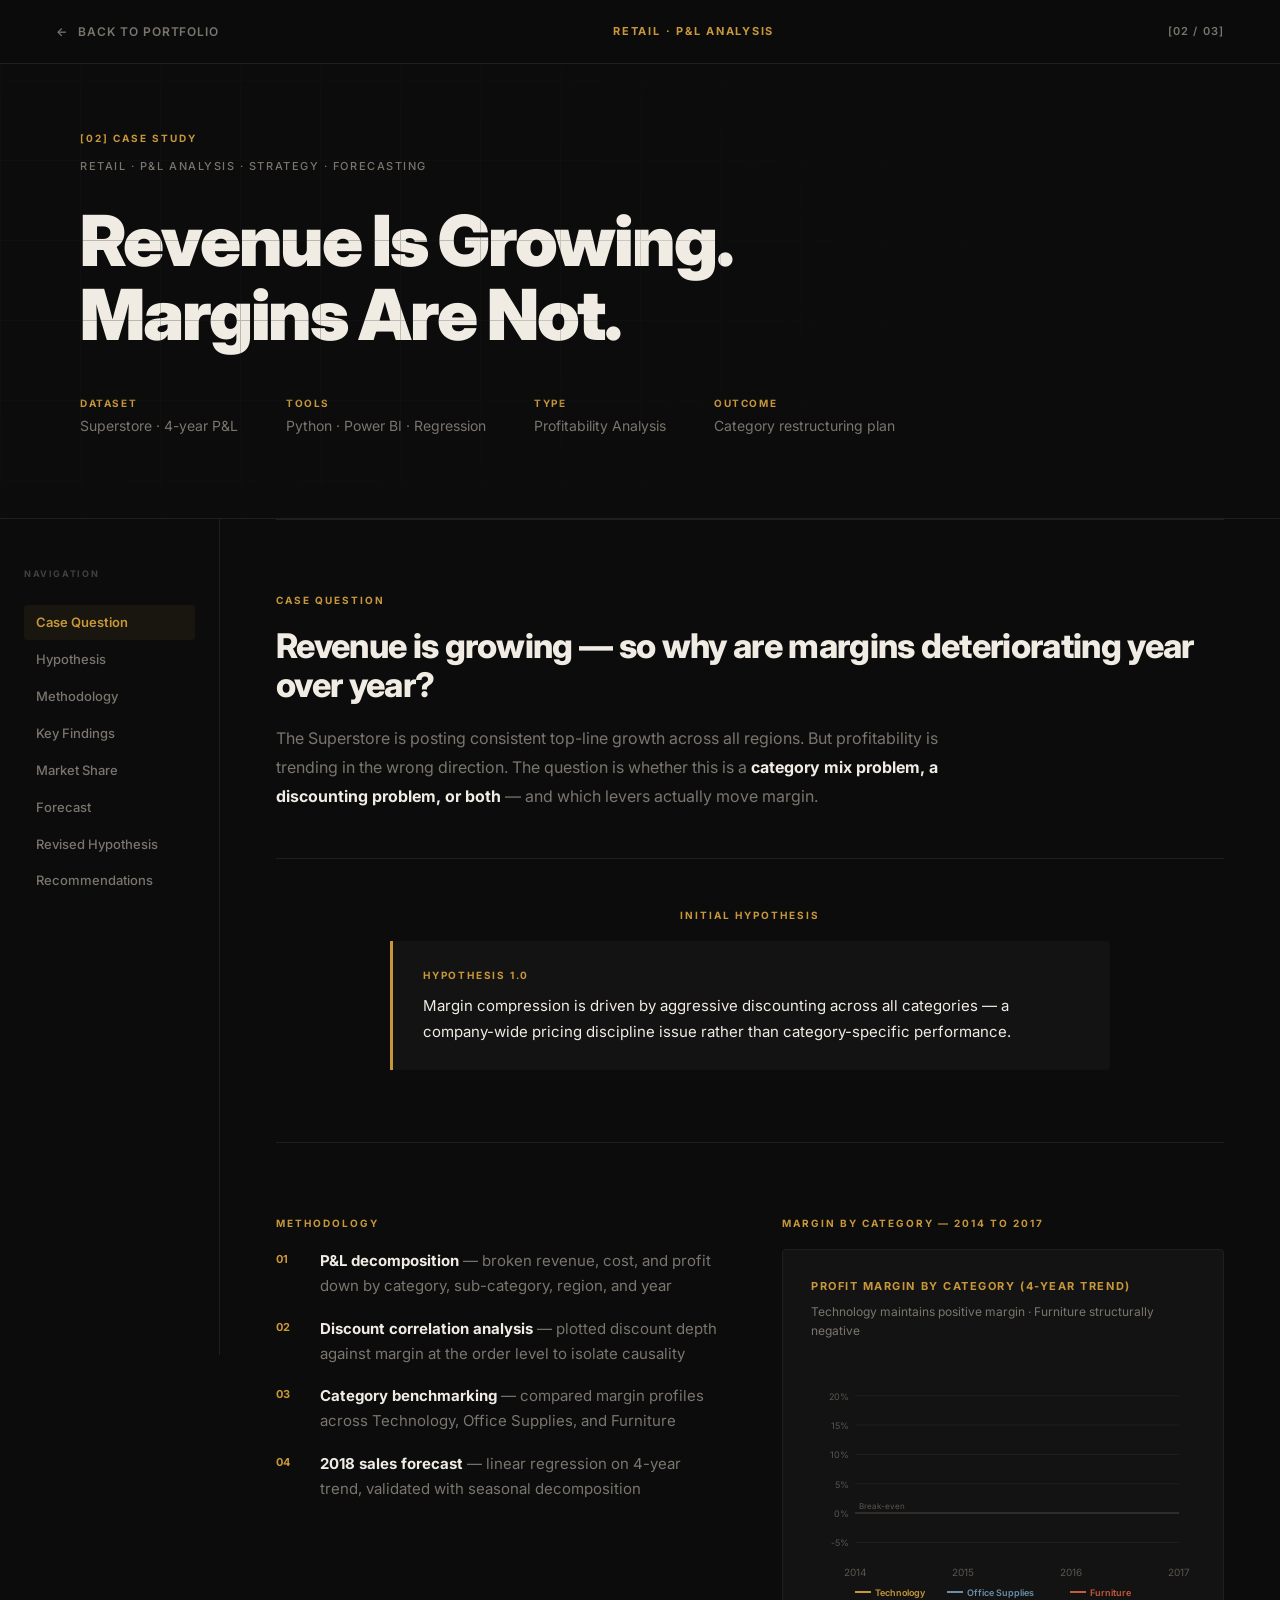
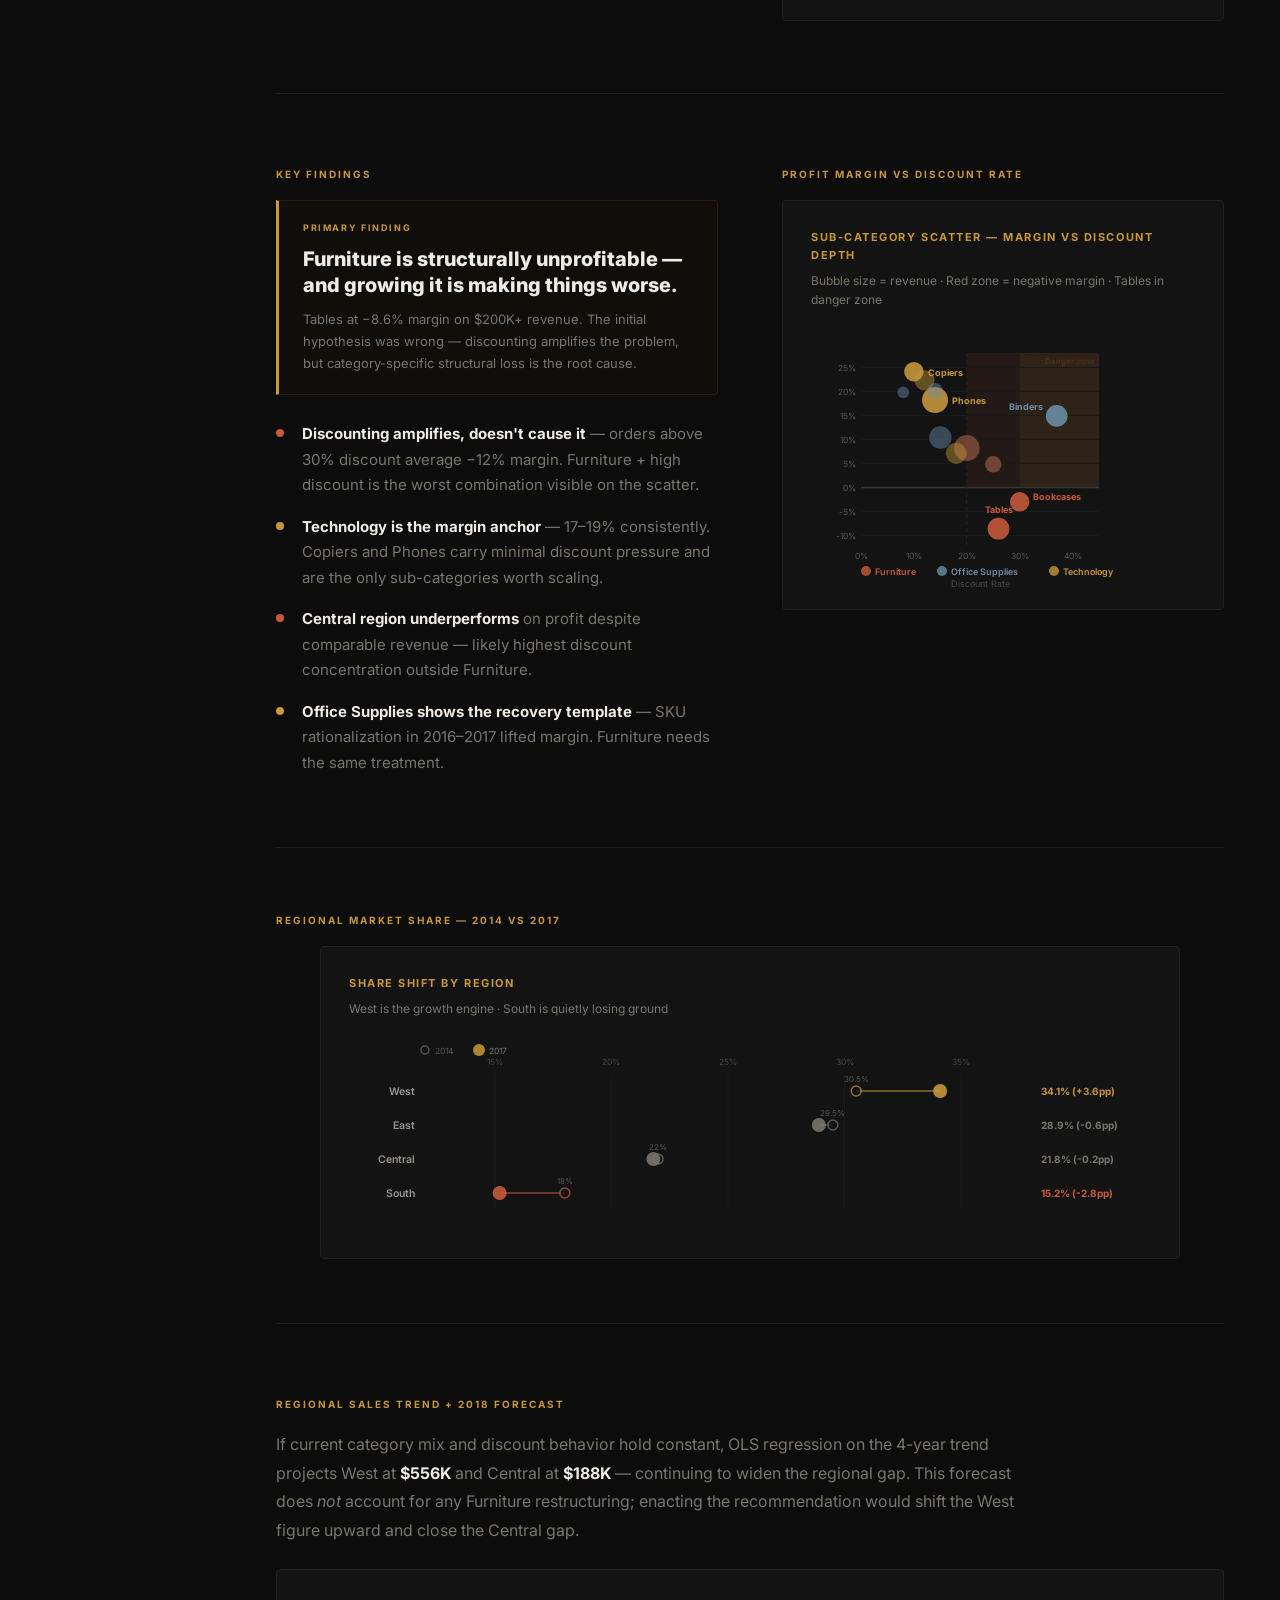
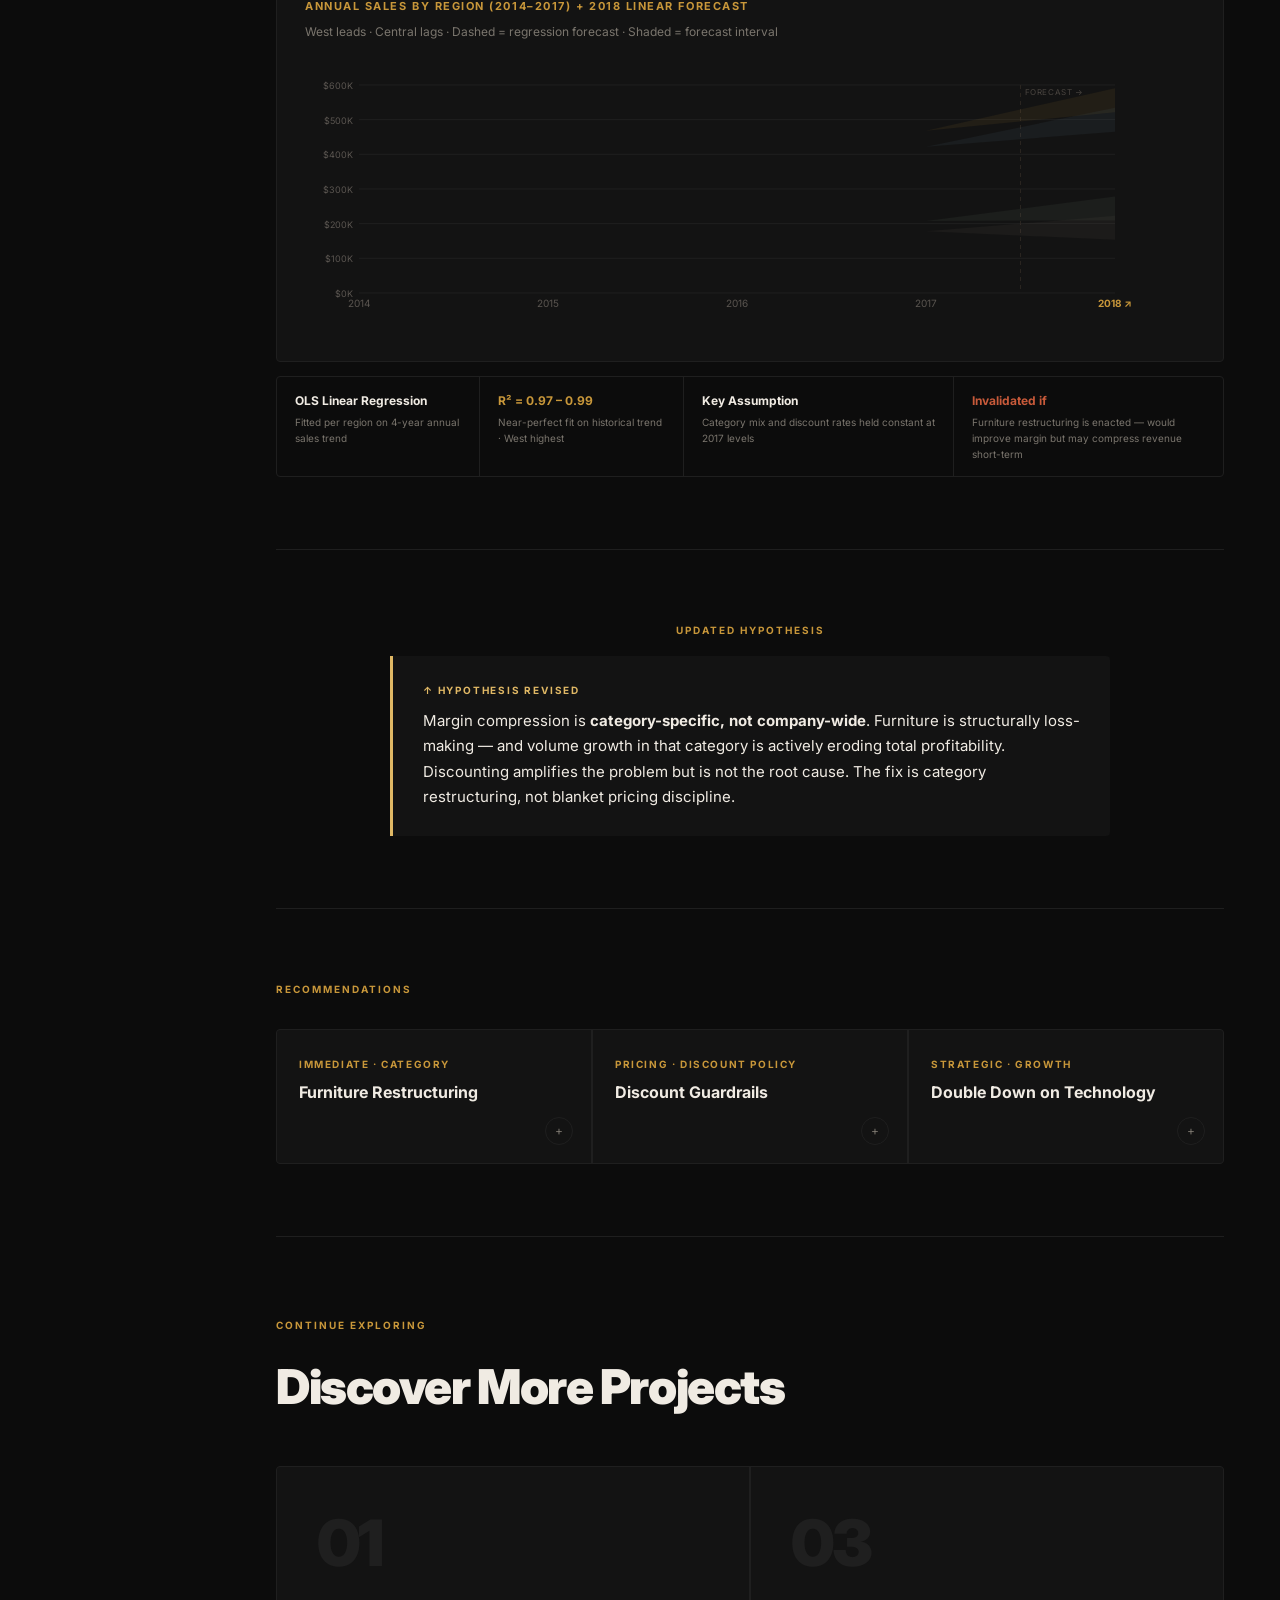
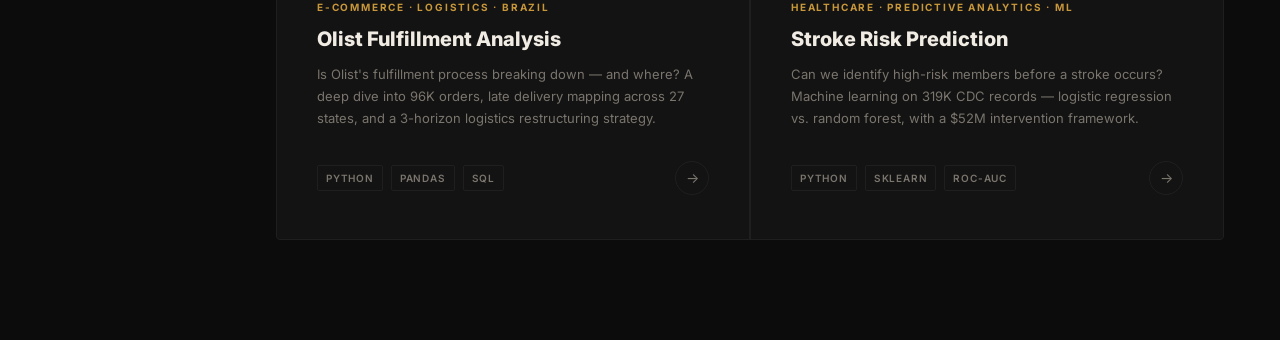
<file: superstore.html>
<!DOCTYPE html>
<html lang="en">
<head>
  <meta charset="UTF-8"/>
  <meta name="viewport" content="width=device-width, initial-scale=1.0"/>
  <title>Superstore Profitability Case — Tee Portfolio</title>
  <link rel="preconnect" href="https://fonts.googleapis.com"/>
  <link href="https://fonts.googleapis.com/css2?family=Inter:wght@300;400;500;600;700;800;900&display=swap" rel="stylesheet"/>
  <style>
    :root{--bg:#0C0C0C;--surface:#131313;--border:#1F1F1F;--text:#F0EBE3;--muted:#7A756D;--faint:#2A2520;--accent:#C8973A;--accent-lt:#E0B865;--danger:#C85A3A;--font:'Inter',-apple-system,BlinkMacSystemFont,sans-serif;--ease:cubic-bezier(0.22,1,0.36,1);--radius:4px;}
    *,*::before,*::after{box-sizing:border-box;margin:0;padding:0;}
    html{scroll-behavior:smooth;}
    body{background:var(--bg);color:var(--text);font-family:var(--font);line-height:1.6;overflow-x:hidden;}
    a{color:inherit;text-decoration:none;}
    #pb{position:fixed;top:0;left:0;height:2px;width:0%;background:var(--accent);z-index:1000;transition:width .1s linear;}
    .top-bar{position:fixed;top:0;left:0;right:0;z-index:100;padding:0 56px;height:64px;display:flex;align-items:center;justify-content:space-between;background:rgba(12,12,12,0.94);backdrop-filter:blur(16px);border-bottom:1px solid var(--border);}
    .back{display:flex;align-items:center;gap:10px;font-size:12px;font-weight:600;letter-spacing:.08em;text-transform:uppercase;color:var(--muted);transition:color .2s;}
    .back:hover{color:var(--accent);}
    .back-arrow{transition:transform .2s;}
    .back:hover .back-arrow{transform:translateX(-3px);}
    .tb-title{font-size:11px;font-weight:700;letter-spacing:.16em;text-transform:uppercase;color:var(--accent);}
    .tb-num{font-size:11px;font-weight:600;letter-spacing:.1em;color:var(--muted);}
    .hero{padding:130px 80px 80px;border-bottom:1px solid var(--border);position:relative;overflow:hidden;}
    .hero-bg{position:absolute;inset:0;background-image:linear-gradient(var(--border) 1px,transparent 1px),linear-gradient(90deg,var(--border) 1px,transparent 1px);background-size:80px 80px;opacity:.25;mask-image:radial-gradient(ellipse 90% 80% at 15% 50%,black 20%,transparent 80%);}
    .case-lbl{font-size:10px;font-weight:700;letter-spacing:.2em;text-transform:uppercase;color:var(--accent);margin-bottom:12px;}
    .case-cat{font-size:11px;font-weight:500;letter-spacing:.14em;text-transform:uppercase;color:var(--muted);margin-bottom:28px;}
    .case-title{font-size:clamp(34px,5.5vw,76px);font-weight:900;letter-spacing:-.03em;line-height:1.05;max-width:920px;margin-bottom:44px;}
    .meta{display:flex;gap:48px;flex-wrap:wrap;}
    .mi .ml{font-size:10px;font-weight:700;letter-spacing:.16em;text-transform:uppercase;color:var(--accent);margin-bottom:4px;}
    .mi .mv{font-size:14px;color:var(--muted);}
    .content{padding:0 56px 80px;}
    .stat-row{display:grid;grid-template-columns:repeat(4,1fr);gap:1px;background:var(--border);border:1px solid var(--border);border-radius:var(--radius);overflow:hidden;margin:48px 0 0;}
    .sc{background:var(--surface);padding:32px 28px;}
    .sn{font-size:clamp(28px,3.5vw,46px);font-weight:900;letter-spacing:-.03em;line-height:1;margin-bottom:8px;}
    .sn .a{color:var(--accent);}
    .sn .d{color:var(--danger);}
    .sl{font-size:13px;color:var(--muted);line-height:1.45;}
    .cs{padding:72px 0;border-top:1px solid var(--border);}
    .csl{font-size:10px;font-weight:700;letter-spacing:.2em;text-transform:uppercase;color:var(--accent);margin-bottom:18px;}
    .csh{font-size:clamp(22px,3vw,34px);font-weight:800;letter-spacing:-.02em;line-height:1.15;margin-bottom:20px;}
    .csb{font-size:16px;color:var(--muted);line-height:1.8;max-width:720px;}
    .csb strong{color:var(--text);}
    .hyp{padding:26px 30px;border-left:3px solid var(--accent);background:var(--surface);border-radius:0 var(--radius) var(--radius) 0;max-width:720px;margin:14px auto 0;}
    .hyp.rev{border-left-color:var(--accent-lt);}
    .hyp-s{font-size:10px;font-weight:700;letter-spacing:.18em;text-transform:uppercase;color:var(--accent);margin-bottom:10px;}
    .hyp-s.rev{color:var(--accent-lt);}
    .hyp-t{font-size:15px;color:var(--text);line-height:1.7;}
    .two{display:grid;grid-template-columns:1fr 1fr;gap:64px;align-items:start;}
    .steps{display:flex;flex-direction:column;gap:18px;margin-top:8px;}
    .step{display:flex;gap:18px;}
    .stn{font-size:11px;font-weight:700;color:var(--accent);min-width:26px;padding-top:2px;}
    .stt{font-size:15px;color:var(--muted);line-height:1.65;}
    .stt strong{color:var(--text);}
    .finds{display:flex;flex-direction:column;gap:16px;margin-top:8px;}
    .find{display:grid;grid-template-columns:12px 1fr;gap:14px;align-items:start;}
    .fdot{width:8px;height:8px;border-radius:50%;margin-top:8px;}
    .fdot.a{background:var(--accent);}
    .fdot.d{background:var(--danger);}
    .ft{font-size:15px;color:var(--muted);line-height:1.7;}
    .ft strong{color:var(--text);}
    .rg{display:grid;grid-template-columns:repeat(3,1fr);gap:2px;background:var(--border);border:1px solid var(--border);border-radius:var(--radius);overflow:hidden;margin-top:32px;}
    .rc{padding:26px 22px 52px;background:var(--surface);transition:background .25s;cursor:pointer;position:relative;}
    
    .rh{font-size:10px;font-weight:700;letter-spacing:.16em;text-transform:uppercase;color:var(--accent);margin-bottom:10px;}
    .rt{font-size:16px;font-weight:700;margin-bottom:8px;line-height:1.3;}
    .rb{font-size:13px;color:var(--muted);line-height:1.65;}
    .chart-wrap{background:var(--surface);border:1px solid var(--border);border-radius:var(--radius);padding:28px 28px 20px;}
    .chart-title{font-size:11px;font-weight:700;letter-spacing:.14em;text-transform:uppercase;color:var(--accent);margin-bottom:6px;}
    .chart-sub{font-size:12px;color:var(--muted);margin-bottom:20px;}
    .full-chart{width:100%;}
    .discover{padding:80px 0 20px;border-top:1px solid var(--border);}
    .disc-label{font-size:10px;font-weight:700;letter-spacing:.2em;text-transform:uppercase;color:var(--accent);margin-bottom:16px;}
    .disc-heading{font-size:clamp(28px,4vw,48px);font-weight:900;letter-spacing:-.03em;margin-bottom:40px;}
    .disc-cards{display:grid;grid-template-columns:1fr 1fr;gap:2px;background:var(--border);border:1px solid var(--border);border-radius:var(--radius);overflow:hidden;}
    .dc{background:var(--surface);padding:44px 40px;display:flex;flex-direction:column;position:relative;overflow:hidden;transition:background .3s var(--ease);}
    .dc::before{content:'';position:absolute;inset:0;background:linear-gradient(135deg,rgba(200,151,58,.06) 0%,transparent 60%);opacity:0;transition:opacity .4s;}
    .dc:hover{background:#181818;}
    .dc:hover::before{opacity:1;}
    .dc-num{font-size:64px;font-weight:900;color:var(--border);letter-spacing:-.04em;line-height:1;margin-bottom:24px;transition:color .3s;}
    .dc:hover .dc-num{color:var(--faint);}
    .dc-tag{font-size:10px;font-weight:700;letter-spacing:.18em;text-transform:uppercase;color:var(--accent);margin-bottom:12px;}
    .dc-title{font-size:20px;font-weight:800;line-height:1.2;margin-bottom:12px;}
    .dc-desc{font-size:13px;color:var(--muted);line-height:1.7;flex:1;}
    .dc-foot{margin-top:32px;display:flex;align-items:center;justify-content:space-between;}
    .dc-tools{display:flex;gap:8px;flex-wrap:wrap;}
    .ttag{font-size:10px;font-weight:600;letter-spacing:.08em;text-transform:uppercase;color:var(--muted);padding:4px 8px;border:1px solid var(--border);border-radius:2px;}
    .dc-arrow{width:34px;height:34px;border:1px solid var(--border);border-radius:50%;display:flex;align-items:center;justify-content:center;color:var(--muted);font-size:14px;transition:border-color .2s,color .2s,background .2s,transform .2s;flex-shrink:0;}
    .dc:hover .dc-arrow{border-color:var(--accent);color:var(--accent);background:rgba(200,151,58,.08);transform:translate(2px,-2px);}
    .reveal{opacity:0;transform:translateY(24px);transition:opacity .65s var(--ease),transform .65s var(--ease);}
    .reveal.visible{opacity:1;transform:translateY(0);}
    .d1{transition-delay:.1s;}.d2{transition-delay:.2s;}.d3{transition-delay:.3s;}
    @media(max-width:900px){.top-bar{padding:0 24px;}.hero{padding:110px 24px 64px;}.content{padding:0 24px 60px;}.two{grid-template-columns:1fr;gap:40px;}.rg{grid-template-columns:1fr;gap:2px;}.stat-row{grid-template-columns:1fr 1fr;}.disc-cards{grid-template-columns:1fr;}.sidebar{display:none;}.page-layout{grid-template-columns:1fr;}}

    /* Side Nav */
    .page-layout{display:grid;grid-template-columns:220px 1fr;align-items:start;}
    .sidebar{position:sticky;top:64px;height:calc(100vh - 64px);border-right:1px solid var(--border);padding:48px 24px;overflow-y:auto;}
    .sb-label{font-size:9px;font-weight:700;letter-spacing:.18em;text-transform:uppercase;color:var(--muted);margin-bottom:24px;opacity:.5;}
    .sb-nav{display:flex;flex-direction:column;gap:2px;}
    .sb-item{font-size:13px;font-weight:500;color:var(--muted);padding:9px 12px;border-radius:3px;transition:color .15s,background .15s;display:block;line-height:1.3;}
    .sb-item:hover{color:var(--text);background:rgba(255,255,255,.03);}
    .sb-item.active{color:var(--accent);background:rgba(200,151,58,.07);font-weight:600;}
    /* Rec Modal */
    .rec-overlay{position:fixed;inset:0;background:rgba(0,0,0,.82);z-index:900;opacity:0;pointer-events:none;transition:opacity .3s;}
    .rec-overlay.open{opacity:1;pointer-events:all;}
    .rec-modal{position:fixed;inset:0;z-index:901;display:flex;align-items:center;justify-content:center;padding:20px;pointer-events:none;}
    .rec-box{background:#111213;border:1px solid #252525;border-radius:8px;width:100%;max-width:820px;max-height:90vh;overflow-y:auto;pointer-events:none;transform:translateY(36px) scale(.97);opacity:0;transition:transform .38s cubic-bezier(.22,1,.36,1),opacity .28s;}
    .rec-box.open{pointer-events:all;transform:translateY(0) scale(1);opacity:1;}
    .rec-head{padding:24px 28px 20px;border-bottom:1px solid #1e1e1e;display:flex;align-items:flex-start;justify-content:space-between;gap:16px;}
    .rec-tag{font-size:9px;font-weight:700;letter-spacing:.18em;text-transform:uppercase;color:var(--accent);margin-bottom:7px;}
    .rec-title{font-size:19px;font-weight:800;line-height:1.25;margin:0;color:var(--text);}
    .rec-close{background:none;border:1px solid #2a2a2a;border-radius:50%;width:28px;height:28px;color:#5A5550;font-size:17px;cursor:pointer;flex-shrink:0;transition:border-color .2s,color .2s;display:flex;align-items:center;justify-content:center;line-height:1;padding:0;}
    .rec-close:hover{border-color:var(--accent);color:var(--text);}
    /* Card interactive */
    
    .rc-arrow{position:absolute;bottom:18px;right:18px;width:28px;height:28px;border:1px solid var(--border);border-radius:50%;display:flex;align-items:center;justify-content:center;color:var(--muted);font-size:12px;transition:border-color .2s,color .2s,transform .35s;}
    .rc:hover .rc-arrow,.rc.active .rc-arrow{border-color:var(--accent);color:var(--accent);transform:rotate(45deg);}
    .rc:hover{background:#161616;box-shadow:inset 0 0 0 1px rgba(200,151,58,.4);}
    .rc.active{background:#161616;box-shadow:inset 0 0 0 1px rgba(200,151,58,.55);}
  </style>
</head>
<body>
<div id="pb"></div>
<header class="top-bar">
  <a href="index.html" class="back"><span class="back-arrow">←</span> Back to Portfolio</a>
  <span class="tb-title">Retail · P&amp;L Analysis</span>
  <span class="tb-num">[02 / 03]</span>
</header>

<section class="hero">
  <div class="hero-bg"></div>
  <p class="case-lbl">[02] Case Study</p>
  <p class="case-cat">Retail · P&amp;L Analysis · Strategy · Forecasting</p>
  <h1 class="case-title">Revenue Is Growing. Margins Are Not.</h1>
  <div class="meta">
    <div class="mi"><p class="ml">Dataset</p><p class="mv">Superstore · 4-year P&amp;L</p></div>
    <div class="mi"><p class="ml">Tools</p><p class="mv">Python · Power BI · Regression</p></div>
    <div class="mi"><p class="ml">Type</p><p class="mv">Profitability Analysis</p></div>
    <div class="mi"><p class="ml">Outcome</p><p class="mv">Category restructuring plan</p></div>
  </div>
</section>

<div class="page-layout">
<aside class="sidebar">
  <p class="sb-label">Navigation</p>
  <nav class="sb-nav">
    <a class="sb-item" href="#case-question">Case Question</a>
    <a class="sb-item" href="#hypothesis">Hypothesis</a>
    <a class="sb-item" href="#methodology">Methodology</a>
    <a class="sb-item" href="#key-findings">Key Findings</a>
    <a class="sb-item" href="#market-share">Market Share</a>
    <a class="sb-item" href="#forecast">Forecast</a>
    <a class="sb-item" href="#updated-hypothesis">Revised Hypothesis</a>
    <a class="sb-item" href="#recommendations">Recommendations</a>
  </nav>
</aside>
<div class="content">



  <div class="cs reveal" id="case-question" style="padding-bottom:48px;">
    <p class="csl">Case Question</p>
    <h2 class="csh">Revenue is growing — so why are margins deteriorating year over year?</h2>
    <p class="csb">The Superstore is posting consistent top-line growth across all regions. But profitability is trending in the wrong direction. The question is whether this is a <strong>category mix problem, a discounting problem, or both</strong> — and which levers actually move margin.</p>
  </div>

  <div class="cs reveal" id="hypothesis" style="padding-top:48px;border-top:1px solid var(--border);">
    <p class="csl" style="text-align:center;">Initial Hypothesis</p>
    <div class="hyp">
      <p class="hyp-s">Hypothesis 1.0</p>
      <p class="hyp-t">Margin compression is driven by aggressive discounting across all categories — a company-wide pricing discipline issue rather than category-specific performance.</p>
    </div>
  </div>

  <div class="cs" id="methodology">
    <div class="two">
      <div class="reveal">
        <p class="csl">Methodology</p>
        <div class="steps">
          <div class="step"><span class="stn">01</span><span class="stt"><strong>P&amp;L decomposition</strong> — broken revenue, cost, and profit down by category, sub-category, region, and year</span></div>
          <div class="step"><span class="stn">02</span><span class="stt"><strong>Discount correlation analysis</strong> — plotted discount depth against margin at the order level to isolate causality</span></div>
          <div class="step"><span class="stn">03</span><span class="stt"><strong>Category benchmarking</strong> — compared margin profiles across Technology, Office Supplies, and Furniture</span></div>
          <div class="step"><span class="stn">04</span><span class="stt"><strong>2018 sales forecast</strong> — linear regression on 4-year trend, validated with seasonal decomposition</span></div>
        </div>
      </div>
      <div class="reveal d2">
        <p class="csl">Margin by Category — 2014 to 2017</p>
        <div class="chart-wrap">
          <p class="chart-title">Profit Margin by Category (4-Year Trend)</p>
          <p class="chart-sub">Technology maintains positive margin · Furniture structurally negative</p>
          <svg id="margin-chart" width="100%" style="display:block;"></svg>
        </div>
      </div>
    </div>
  </div>

  <div class="cs" id="key-findings">
    <div class="two">
      <div class="reveal">
        <p class="csl">Key Findings</p>
        <div style="background:#0f0e0a;border:1px solid #2a2010;border-left:3px solid var(--accent);border-radius:0 var(--radius) var(--radius) 0;padding:20px 24px;margin-bottom:26px;">
          <p style="font-size:9px;font-weight:700;letter-spacing:.18em;text-transform:uppercase;color:var(--accent);margin-bottom:10px;">Primary Finding</p>
          <p style="font-size:clamp(16px,1.8vw,20px);font-weight:800;color:var(--text);line-height:1.3;margin-bottom:10px;">Furniture is structurally unprofitable — and growing it is making things worse.</p>
          <p style="font-size:13px;color:var(--muted);line-height:1.7;margin:0;">Tables at −8.6% margin on $200K+ revenue. The initial hypothesis was wrong — discounting amplifies the problem, but category-specific structural loss is the root cause.</p>
        </div>
        <div class="finds">
          <div class="find"><div class="fdot d"></div><p class="ft"><strong>Discounting amplifies, doesn't cause it</strong> — orders above 30% discount average −12% margin. Furniture + high discount is the worst combination visible on the scatter.</p></div>
          <div class="find"><div class="fdot a"></div><p class="ft"><strong>Technology is the margin anchor</strong> — 17–19% consistently. Copiers and Phones carry minimal discount pressure and are the only sub-categories worth scaling.</p></div>
          <div class="find"><div class="fdot d"></div><p class="ft"><strong>Central region underperforms</strong> on profit despite comparable revenue — likely highest discount concentration outside Furniture.</p></div>
          <div class="find"><div class="fdot a"></div><p class="ft"><strong>Office Supplies shows the recovery template</strong> — SKU rationalization in 2016–2017 lifted margin. Furniture needs the same treatment.</p></div>
        </div>
      </div>
      <div class="reveal d2">
        <p class="csl">Profit Margin vs Discount Rate</p>
        <div class="chart-wrap">
          <p class="chart-title">Sub-category Scatter — Margin vs Discount Depth</p>
          <p class="chart-sub">Bubble size = revenue · Red zone = negative margin · Tables in danger zone</p>
          <svg id="scatter-chart" width="100%" style="display:block;"></svg>
        </div>
      </div>
    </div>
  </div>

  <!-- Regional Market Share -->
  <div class="cs reveal" id="market-share" style="padding:64px 0;">
    <p class="csl">Regional Market Share — 2014 vs 2017</p>
    <div class="chart-wrap" style="max-width:860px;margin:0 auto;">
      <p class="chart-title">Share Shift by Region</p>
      <p class="chart-sub">West is the growth engine · South is quietly losing ground</p>
      <svg id="share-chart" width="100%" style="display:block;"></svg>
    </div>
  </div>

  <div class="cs reveal" id="forecast">
    <p class="csl">Regional Sales Trend + 2018 Forecast</p>
    <p class="csb" style="margin-bottom:24px;max-width:760px;">If current category mix and discount behavior hold constant, OLS regression on the 4-year trend projects West at <strong>$556K</strong> and Central at <strong>$188K</strong> — continuing to widen the regional gap. This forecast does <em>not</em> account for any Furniture restructuring; enacting the recommendation would shift the West figure upward and close the Central gap.</p>
    <div class="chart-wrap full-chart">
      <p class="chart-title">Annual Sales by Region (2014–2017) + 2018 Linear Forecast</p>
      <p class="chart-sub">West leads · Central lags · Dashed = regression forecast · Shaded = forecast interval</p>
      <svg id="trend-chart" width="100%" style="display:block;"></svg>
    </div>
    <!-- Forecast basis strip -->
    <div style="display:flex;align-items:stretch;border:1px solid var(--border);border-radius:var(--radius);overflow:hidden;margin-top:14px;">
      <div style="flex:1;padding:14px 18px;border-right:1px solid var(--border);">
        <div style="font-size:12px;font-weight:700;color:var(--text);margin-bottom:4px;">OLS Linear Regression</div>
        <div style="font-size:10px;color:var(--muted);">Fitted per region on 4-year annual sales trend</div>
      </div>
      <div style="flex:1;padding:14px 18px;border-right:1px solid var(--border);">
        <div style="font-size:12px;font-weight:700;color:var(--accent);margin-bottom:4px;">R² = 0.97 – 0.99</div>
        <div style="font-size:10px;color:var(--muted);">Near-perfect fit on historical trend · West highest</div>
      </div>
      <div style="flex:1.4;padding:14px 18px;border-right:1px solid var(--border);">
        <div style="font-size:12px;font-weight:700;color:var(--text);margin-bottom:4px;">Key Assumption</div>
        <div style="font-size:10px;color:var(--muted);">Category mix and discount rates held constant at 2017 levels</div>
      </div>
      <div style="flex:1.4;padding:14px 18px;">
        <div style="font-size:12px;font-weight:700;color:var(--danger);margin-bottom:4px;">Invalidated if</div>
        <div style="font-size:10px;color:var(--muted);">Furniture restructuring is enacted — would improve margin but may compress revenue short-term</div>
      </div>
    </div>
  </div>

  <div class="cs reveal" id="updated-hypothesis">
    <p class="csl" style="text-align:center;">Updated Hypothesis</p>
    <div class="hyp rev">
      <p class="hyp-s rev">↑ Hypothesis Revised</p>
      <p class="hyp-t">Margin compression is <strong>category-specific, not company-wide</strong>. Furniture is structurally loss-making — and volume growth in that category is actively eroding total profitability. Discounting amplifies the problem but is not the root cause. The fix is category restructuring, not blanket pricing discipline.</p>
    </div>
  </div>

  <div class="cs reveal" id="recommendations">
    <p class="csl">Recommendations</p>
    <div class="rg">
      <div class="rc" data-rec="0" onclick="openRec(0)" style="padding-bottom:52px;">
        <p class="rh">Immediate · Category</p>
        <p class="rt">Furniture Restructuring</p>
        <span class="rc-arrow">&#43;</span>
      </div>
      <div class="rc" data-rec="1" onclick="openRec(1)" style="padding-bottom:52px;">
        <p class="rh">Pricing · Discount Policy</p>
        <p class="rt">Discount Guardrails</p>
        <span class="rc-arrow">&#43;</span>
      </div>
      <div class="rc" data-rec="2" onclick="openRec(2)" style="padding-bottom:52px;">
        <p class="rh">Strategic · Growth</p>
        <p class="rt">Double Down on Technology</p>
        <span class="rc-arrow">&#43;</span>
      </div>
    </div>
  </div>



<!-- Rec Modal -->
<div class="rec-overlay" id="rec-overlay" onclick="closeRec()"></div>
<div class="rec-modal" id="rec-modal">
  <div class="rec-box" id="rec-box">
    <div class="rec-head">
      <div>
        <p class="rec-tag" id="rec-tag"></p>
        <p class="rec-title" id="rec-title"></p>
      </div>
      <button class="rec-close" onclick="closeRec()">&#215;</button>
    </div>
    <div id="rec-body-content"></div>
  </div>
</div>

  <div class="discover reveal">
    <p class="disc-label">Continue Exploring</p>
    <h2 class="disc-heading">Discover More Projects</h2>
    <div class="disc-cards">
      <a href="olist.html" class="dc">
        <div class="dc-num">01</div>
        <p class="dc-tag">E-Commerce · Logistics · Brazil</p>
        <h3 class="dc-title">Olist Fulfillment Analysis</h3>
        <p class="dc-desc">Is Olist's fulfillment process breaking down — and where? A deep dive into 96K orders, late delivery mapping across 27 states, and a 3-horizon logistics restructuring strategy.</p>
        <div class="dc-foot"><div class="dc-tools"><span class="ttag">Python</span><span class="ttag">pandas</span><span class="ttag">SQL</span></div><span class="dc-arrow">→</span></div>
      </a>
      <a href="stroke.html" class="dc">
        <div class="dc-num">03</div>
        <p class="dc-tag">Healthcare · Predictive Analytics · ML</p>
        <h3 class="dc-title">Stroke Risk Prediction</h3>
        <p class="dc-desc">Can we identify high-risk members before a stroke occurs? Machine learning on 319K CDC records — logistic regression vs. random forest, with a $52M intervention framework.</p>
        <div class="dc-foot"><div class="dc-tools"><span class="ttag">Python</span><span class="ttag">sklearn</span><span class="ttag">ROC-AUC</span></div><span class="dc-arrow">→</span></div>
      </a>
    </div>
  </div>

</div>
</div>

<script>
const obs=new IntersectionObserver(e=>{e.forEach(x=>{if(x.isIntersecting)x.target.classList.add('visible');});},{threshold:.08,rootMargin:'0px 0px -40px 0px'});
document.querySelectorAll('.reveal').forEach(el=>obs.observe(el));
window.addEventListener('scroll',()=>{document.getElementById('pb').style.width=(window.scrollY/(document.documentElement.scrollHeight-window.innerHeight)*100)+'%';},{passive:true});
const cObs=new IntersectionObserver(entries=>{entries.forEach(entry=>{if(entry.isIntersecting&&!entry.target.dataset.done){entry.target.dataset.done='1';const target=parseFloat(entry.target.dataset.count);const dec=parseInt(entry.target.dataset.dec??0);const dur=1400,t0=performance.now();const tick=now=>{const p=Math.min((now-t0)/dur,1);const v=(1-Math.pow(1-p,3))*target;entry.target.textContent=dec>0?v.toFixed(dec):Math.round(v).toLocaleString();if(p<1)requestAnimationFrame(tick);};requestAnimationFrame(tick);}});},{threshold:.5});
document.querySelectorAll('[data-count]').forEach(el=>cObs.observe(el));

// --- Chart 1: Margin by Category ---
const marginData={
  years:[2014,2015,2016,2017],
  cats:[
    {name:'Technology',color:'#C8973A',margins:[17.2,16.8,18.1,19.0]},
    {name:'Office Supplies',color:'#6B8FA8',margins:[12.4,10.8,13.2,14.1]},
    {name:'Furniture',color:'#C85A3A',margins:[2.1,-1.4,-3.8,-5.2]}
  ]
};

function drawMargin(){
  const svg=document.getElementById('margin-chart');
  if(!svg)return;
  const W=svg.parentElement.clientWidth-56;
  if(W<=0)return;
  const H=240,pad={top:24,left:44,right:16,bottom:40};
  svg.setAttribute('viewBox',`0 0 ${W} ${H}`);
  svg.setAttribute('height',H);
  const iW=W-pad.left-pad.right,iH=H-pad.top-pad.bottom;
  const years=marginData.years;
  const xS=i=>pad.left+(i/(years.length-1))*iW;
  const minY=-8,maxY=22;
  const yS=v=>pad.top+iH-((v-minY)/(maxY-minY))*iH;
  let h='';
  // grid
  [-5,0,5,10,15,20].forEach(v=>{
    const y=yS(v);
    h+=`<line x1="${pad.left}" y1="${y}" x2="${pad.left+iW}" y2="${y}" stroke="${v===0?'#3A3530':'#1F1F1F'}" stroke-width="${v===0?1.5:1}"/>`;
    h+=`<text x="${pad.left-6}" y="${y+4}" text-anchor="end" fill="#5A5550" font-size="9" font-family="Inter,sans-serif">${v}%</text>`;
  });
  // x axis labels
  years.forEach((yr,i)=>{h+=`<text x="${xS(i)}" y="${H-pad.bottom+16}" text-anchor="middle" fill="#5A5550" font-size="10" font-family="Inter,sans-serif">${yr}</text>`;});
  // 0 line label
  h+=`<text x="${pad.left+4}" y="${yS(0)-4}" fill="#5A5550" font-size="8" font-family="Inter,sans-serif">Break-even</text>`;
  // lines
  marginData.cats.forEach(cat=>{
    const pts=cat.margins.map((m,i)=>`${xS(i)},${yS(m)}`).join(' ');
    h+=`<polyline class="cline" points="${pts}" fill="none" stroke="${cat.color}" stroke-width="2" stroke-linejoin="round" stroke-linecap="round" opacity="0" data-color="${cat.color}"/>`;
    cat.margins.forEach((m,i)=>{
      h+=`<circle cx="${xS(i)}" cy="${yS(m)}" r="4" fill="${cat.color}" opacity="0"/>`;
      h+=`<text x="${xS(i)+(i===years.length-1?6:-4)}" y="${yS(m)+(m<0?14:-6)}" text-anchor="${i===years.length-1?'start':'middle'}" fill="${cat.color}" font-size="9" font-weight="700" font-family="Inter,sans-serif" opacity="0">${m>0?'+':''}${m}%</text>`;
    });
  });
  // legend
  let lx=pad.left;
  marginData.cats.forEach(cat=>{
    h+=`<line x1="${lx}" y1="${H-8}" x2="${lx+16}" y2="${H-8}" stroke="${cat.color}" stroke-width="2"/>`;
    h+=`<text x="${lx+20}" y="${H-4}" fill="${cat.color}" font-size="9" font-weight="600" font-family="Inter,sans-serif">${cat.name}</text>`;
    lx+=cat.name.length*6.2+30;
  });
  svg.innerHTML=h;
  const lineObs=new IntersectionObserver(entries=>{
    entries.forEach(e=>{
      if(e.isIntersecting){
        svg.querySelectorAll('polyline,circle,text[opacity="0"]').forEach((el,i)=>{
          setTimeout(()=>{el.setAttribute('opacity',el.tagName==='polyline'?0.9:1);},i*25+100);
        });
        lineObs.disconnect();
      }
    });
  },{threshold:.2});
  lineObs.observe(svg);
}

// --- Chart 2: Regional Trend + Forecast ---
const trendData={
  years:[2014,2015,2016,2017],
  forecast:2018,
  regions:[
    {name:'West',color:'#C8973A',sales:[252,310,380,468],fore:556},
    {name:'East',color:'#6B8FA8',sales:[235,288,352,422],fore:500},
    {name:'South',color:'#7A9A7A',sales:[118,142,171,208],fore:244},
    {name:'Central',color:'#7A756D',sales:[145,158,162,178],fore:188}
  ]
};

function drawTrend(){
  const svg=document.getElementById('trend-chart');
  if(!svg)return;
  const W=svg.parentElement.clientWidth-56;
  if(W<=0)return;
  const H=280,pad={top:24,left:54,right:80,bottom:48};
  svg.setAttribute('viewBox',`0 0 ${W} ${H}`);
  svg.setAttribute('height',H);
  const iW=W-pad.left-pad.right,iH=H-pad.top-pad.bottom;
  const allYrs=[...trendData.years,trendData.forecast];
  const xS=i=>pad.left+(i/(allYrs.length-1))*iW;
  const maxV=600;
  const yS=v=>pad.top+iH-(v/maxV)*iH;
  let h='';
  // grid
  [0,100,200,300,400,500,600].forEach(v=>{
    const y=yS(v);
    h+=`<line x1="${pad.left}" y1="${y}" x2="${pad.left+iW}" y2="${y}" stroke="#1F1F1F" stroke-width="1"/>`;
    h+=`<text x="${pad.left-6}" y="${y+4}" text-anchor="end" fill="#5A5550" font-size="9" font-family="Inter,sans-serif">$${v}K</text>`;
  });
  // x labels
  allYrs.forEach((yr,i)=>{
    h+=`<text x="${xS(i)}" y="${H-pad.bottom+14}" text-anchor="middle" fill="${i===allYrs.length-1?'#C8973A':'#5A5550'}" font-size="${i===allYrs.length-1?10:10}" font-weight="${i===allYrs.length-1?700:400}" font-family="Inter,sans-serif">${yr}${i===allYrs.length-1?' ↗':''}</text>`;
  });
  // forecast divider
  const fx=xS(trendData.years.length-1)+(xS(trendData.years.length)-xS(trendData.years.length-1))/2;
  h+=`<line x1="${fx}" y1="${pad.top}" x2="${fx}" y2="${pad.top+iH}" stroke="#2A2520" stroke-width="1" stroke-dasharray="4,4"/>`;
  h+=`<text x="${fx+4}" y="${pad.top+10}" fill="#4A4540" font-size="8" font-family="Inter,sans-serif" letter-spacing="0.08em">FORECAST →</text>`;
  // lines
  trendData.regions.forEach(reg=>{
    const histPts=reg.sales.map((s,i)=>`${xS(i)},${yS(s)}`).join(' ');
    const lastI=reg.sales.length-1;
    const foreX=xS(lastI+1),histX=xS(lastI);
    const foreY=yS(reg.fore),histY=yS(reg.sales[lastI]);
    // confidence band
    const bandW=12;
    h+=`<polygon points="${histX},${histY} ${foreX},${foreY-bandW} ${foreX},${foreY+bandW}" fill="${reg.color}" opacity="0.08"/>`;
    // historical line
    h+=`<polyline class="tline" points="${histPts}" fill="none" stroke="${reg.color}" stroke-width="2.5" stroke-linejoin="round" stroke-linecap="round" opacity="0"/>`;
    // forecast dashed
    h+=`<line class="tline" x1="${histX}" y1="${histY}" x2="${foreX}" y2="${foreY}" stroke="${reg.color}" stroke-width="2" stroke-dasharray="5,3" opacity="0"/>`;
    // dots
    reg.sales.forEach((s,i)=>{h+=`<circle cx="${xS(i)}" cy="${yS(s)}" r="3.5" fill="${reg.color}" opacity="0"/>`;});
    h+=`<circle cx="${foreX}" cy="${foreY}" r="5" fill="${reg.color}" opacity="0"/>`;
    // end label
    h+=`<text x="${foreX+9}" y="${foreY+4}" fill="${reg.color}" font-size="10" font-weight="700" font-family="Inter,sans-serif" opacity="0">${reg.name}</text>`;
    h+=`<text x="${foreX+9}" y="${foreY+16}" fill="${reg.color}" font-size="9" font-family="Inter,sans-serif" opacity="0">$${reg.fore}K</text>`;
  });
  svg.innerHTML=h;
  const tObs=new IntersectionObserver(entries=>{
    entries.forEach(e=>{
      if(e.isIntersecting){
        svg.querySelectorAll('.tline,circle[opacity="0"],text[opacity="0"]').forEach((el,i)=>{
          setTimeout(()=>{el.setAttribute('opacity',el.tagName==='polyline'||el.tagName==='line'?0.9:1);},i*30+80);
        });
        tObs.disconnect();
      }
    });
  },{threshold:.2});
  tObs.observe(svg);
}

// --- Scatter: Margin vs Discount Rate ---
var scatterData = [
  {n:'Tables',      d:26, m:-8.6, r:207, col:'#C85A3A'},
  {n:'Bookcases',   d:30, m:-3.0, r:148, col:'#C85A3A'},
  {n:'Chairs',      d:20, m: 8.2, r:328, col:'#D07A5A'},
  {n:'Furnishings', d:25, m: 4.8, r: 91, col:'#D07A5A'},
  {n:'Binders',     d:37, m:14.9, r:203, col:'#6B8FA8'},
  {n:'Storage',     d:15, m:10.4, r:223, col:'#6B8FA8'},
  {n:'Paper',       d:14, m:20.1, r: 78, col:'#6B8FA8'},
  {n:'Art',         d: 8, m:19.8, r: 27, col:'#6B8FA8'},
  {n:'Phones',      d:14, m:18.2, r:330, col:'#C8973A'},
  {n:'Copiers',     d:10, m:24.1, r:150, col:'#C8973A'},
  {n:'Accessories', d:12, m:22.3, r:167, col:'#C8973A'},
  {n:'Machines',    d:18, m: 7.1, r:189, col:'#C8973A'}
];

function drawScatter() {
  var svg = document.getElementById('scatter-chart');
  if (!svg) return;
  var W = svg.parentElement.clientWidth - 56;
  if (W <= 0) return;
  var H=260, pad={top:24,left:50,right:96,bottom:44};
  svg.setAttribute('viewBox','0 0 '+W+' '+H);
  svg.setAttribute('height',H);
  var iW=W-pad.left-pad.right, iH=H-pad.top-pad.bottom;
  var minD=0,maxD=45,minM=-12,maxM=28;
  var xS=function(d){return pad.left+((d-minD)/(maxD-minD))*iW;};
  var yS=function(m){return pad.top+iH-((m-minM)/(maxM-minM))*iH;};
  var rS=function(r){return Math.sqrt(r)*0.55+3;};
  var h='';
  var dzX=xS(20),dzY=pad.top,dzW=xS(maxD)-xS(20),dzH=yS(0)-pad.top;
  h+='<rect x="'+dzX+'" y="'+dzY+'" width="'+dzW+'" height="'+dzH+'" fill="rgba(200,90,58,.09)" rx="2"/>';
  h+='<text x="'+(dzX+dzW-4)+'" y="'+(dzY+11)+'" text-anchor="end" fill="#5A2A20" font-size="8" font-family="Inter,sans-serif">Danger zone</text>';
  var lzX=xS(30),lzY=yS(maxM),lzW=xS(maxD)-xS(30),lzH=yS(0)-lzY;
  h+='<rect x="'+lzX+'" y="'+lzY+'" width="'+lzW+'" height="'+lzH+'" fill="rgba(200,151,58,.07)" rx="2"/>';
  h+='<text x="'+(lzX+4)+'" y="'+(lzY+11)+'" fill="#3A2E10" font-size="8" font-family="Inter,sans-serif">Discount leakage</text>';
  [-10,-5,0,5,10,15,20,25].forEach(function(v){
    var y=yS(v);
    h+='<line x1="'+pad.left+'" y1="'+y+'" x2="'+(pad.left+iW)+'" y2="'+y+'" stroke="'+(v===0?'#3A3530':'#1A1A1A')+'" stroke-width="'+(v===0?1.5:1)+'"/>';
    h+='<text x="'+(pad.left-5)+'" y="'+(y+4)+'" text-anchor="end" fill="#5A5550" font-size="8.5" font-family="Inter,sans-serif">'+v+'%</text>';
  });
  [0,10,20,30,40].forEach(function(v){
    h+='<text x="'+xS(v)+'" y="'+(H-pad.bottom+14)+'" text-anchor="middle" fill="#5A5550" font-size="8.5" font-family="Inter,sans-serif">'+v+'%</text>';
  });
  h+='<line x1="'+xS(20)+'" y1="'+pad.top+'" x2="'+xS(20)+'" y2="'+(pad.top+iH)+'" stroke="#2A2520" stroke-width="1" stroke-dasharray="4,3"/>';
  h+='<text x="'+(pad.left+iW/2)+'" y="'+(H-2)+'" text-anchor="middle" fill="#4A4540" font-size="9" font-family="Inter,sans-serif">Discount Rate</text>';
  var sorted=scatterData.slice().sort(function(a,b){return b.r-a.r;});
  sorted.forEach(function(d){
    var cx=xS(d.d),cy=yS(d.m),r=rS(d.r);
    var hi=d.n==='Tables'||d.n==='Bookcases'||d.n==='Binders'||d.n==='Copiers'||d.n==='Phones';
    h+='<circle cx="'+cx+'" cy="'+cy+'" r="'+r+'" fill="'+d.col+'" opacity="'+(hi?0.88:0.45)+'"/>';
    if(hi){
      var lx=cx+r+4,ly=cy+4,anch='start';
      if(d.n==='Tables'){lx=cx;ly=cy-r-5;anch='middle';}
      if(d.n==='Bookcases'){lx=cx+r+4;ly=cy-2;}
      if(d.n==='Binders'){lx=cx-r-3;ly=cy-6;anch='end';}
      if(d.n==='Copiers'){lx=cx+r+4;ly=cy+4;}
      h+='<text x="'+lx+'" y="'+ly+'" text-anchor="'+anch+'" fill="'+d.col+'" font-size="9" font-weight="700" font-family="Inter,sans-serif">'+d.n+'</text>';
    }
  });
  var legs=[{col:'#C85A3A',lbl:'Furniture'},{col:'#6B8FA8',lbl:'Office Supplies'},{col:'#C8973A',lbl:'Technology'}];
  var lx2=pad.left;
  legs.forEach(function(l){
    h+='<circle cx="'+(lx2+5)+'" cy="'+(H-pad.bottom/2+4)+'" r="5" fill="'+l.col+'" opacity="0.8"/>';
    h+='<text x="'+(lx2+14)+'" y="'+(H-pad.bottom/2+8)+'" fill="'+l.col+'" font-size="9" font-weight="600" font-family="Inter,sans-serif">'+l.lbl+'</text>';
    lx2+=l.lbl.length*6+22;
  });
  svg.innerHTML=h;
}

// --- Regional Share Dumbbell ---
var shareData=[
  {region:'West',    s14:30.5,s17:34.1,col:'#C8973A'},
  {region:'East',    s14:29.5,s17:28.9,col:'#7A756D'},
  {region:'Central', s14:22.0,s17:21.8,col:'#7A756D'},
  {region:'South',   s14:18.0,s17:15.2,col:'#C85A3A'}
];

function drawShare() {
  var svg=document.getElementById('share-chart');
  if(!svg)return;
  var W=svg.parentElement.clientWidth-56;
  if(W<=0)return;
  var H=200,pad={top:36,left:76,right:120,bottom:28};
  svg.setAttribute('viewBox','0 0 '+W+' '+H);
  svg.setAttribute('height',H);
  var iW=W-pad.left-pad.right,iH=H-pad.top-pad.bottom;
  var minX=12,maxX=38;
  var xS=function(v){return pad.left+((v-minX)/(maxX-minX))*iW;};
  var rowH=iH/shareData.length;
  var h='';
  [15,20,25,30,35].forEach(function(v){
    var x=xS(v);
    h+='<line x1="'+x+'" y1="'+pad.top+'" x2="'+x+'" y2="'+(pad.top+iH)+'" stroke="#1A1A1A" stroke-width="1"/>';
    h+='<text x="'+x+'" y="'+(pad.top-9)+'" text-anchor="middle" fill="#4A4540" font-size="8.5" font-family="Inter,sans-serif">'+v+'%</text>';
  });
  h+='<circle cx="'+pad.left+'" cy="12" r="4" fill="#111213" stroke="#5A5550" stroke-width="1.5"/>';
  h+='<text x="'+(pad.left+10)+'" y="16" fill="#5A5550" font-size="8.5" font-family="Inter,sans-serif">2014</text>';
  h+='<circle cx="'+(pad.left+54)+'" cy="12" r="6" fill="#C8973A" opacity="0.85"/>';
  h+='<text x="'+(pad.left+64)+'" y="16" fill="#7A756D" font-size="8.5" font-family="Inter,sans-serif">2017</text>';
  shareData.forEach(function(d,i){
    var cy=pad.top+(i+0.5)*rowH;
    var x14=xS(d.s14),x17=xS(d.s17);
    var delta=(d.s17-d.s14).toFixed(1);
    var prefix=parseFloat(delta)>0?'+':'';
    h+='<text x="'+(pad.left-10)+'" y="'+(cy+4)+'" text-anchor="end" fill="#9A9590" font-size="10.5" font-weight="600" font-family="Inter,sans-serif">'+d.region+'</text>';
    h+='<line x1="'+Math.min(x14,x17)+'" y1="'+cy+'" x2="'+Math.max(x14,x17)+'" y2="'+cy+'" stroke="'+d.col+'" stroke-width="2" opacity="0.5"/>';
    h+='<circle cx="'+x14+'" cy="'+cy+'" r="5" fill="#111213" stroke="'+d.col+'" stroke-width="1.5" opacity="0.7"/>';
    h+='<text x="'+x14+'" y="'+(cy-9)+'" text-anchor="middle" fill="#5A5550" font-size="8" font-family="Inter,sans-serif">'+d.s14+'%</text>';
    h+='<circle cx="'+x17+'" cy="'+cy+'" r="7" fill="'+d.col+'" opacity="0.9"/>';
    h+='<text x="'+(pad.left+iW+10)+'" y="'+(cy+4)+'" fill="'+d.col+'" font-size="10" font-weight="700" font-family="Inter,sans-serif">'+d.s17+'% ('+prefix+delta+'pp)</text>';
  });
  svg.innerHTML=h;
}

window.addEventListener('load',()=>{drawMargin();drawTrend();drawScatter();drawShare();});
window.addEventListener('resize',()=>{drawMargin();drawTrend();drawScatter();drawShare();});

// ---- Recommendation Modal ----
var SS_REC = [
  { tag: 'Immediate · Category',    title: 'Furniture Restructuring',    render: renderFurniture },
  { tag: 'Pricing · Discount Policy', title: 'Discount Guardrails',         render: renderDiscount  },
  { tag: 'Strategic · Growth',      title: 'Double Down on Technology',  render: renderTech      }
];

function ss_hyp(text) {
  return '<div style="padding:18px 28px 16px;border-bottom:1px solid #1e1e1e;"><p style="font-size:15px;font-weight:700;color:#F0EBE3;line-height:1.65;margin:0;border-left:2px solid #C8973A;padding-left:14px;">' + text + '</p></div>';
}
function ss_section(label, inner, note) {
  var h = '<div style="padding:20px 28px;border-bottom:1px solid #1e1e1e;">';
  h += '<p style="font-size:9px;font-weight:700;letter-spacing:.16em;text-transform:uppercase;color:#3E3A36;margin:0 0 16px;">' + label + '</p>';
  h += inner;
  if (note) h += '<p style="font-size:10px;color:#3E3A36;text-align:center;margin:14px 0 0;font-style:italic;">' + note + '</p>';
  h += '</div>';
  return h;
}
function ss_scale(label, items) {
  var h = '<div style="padding:18px 28px 20px;"><p style="font-size:9px;font-weight:700;letter-spacing:.16em;text-transform:uppercase;color:#3E3A36;margin:0 0 14px;">' + label + '</p>';
  h += '<div style="display:flex;align-items:stretch;border:1px solid #1e1e1e;border-radius:5px;overflow:hidden;">';
  items.forEach(function(it, i) {
    var bdr = i < items.length - 1 ? 'border-right:1px solid #1e1e1e;' : '';
    var col = it.hi ? '#C8973A' : it.bad ? '#C85A3A' : '#F0EBE3';
    h += '<div style="flex:1;padding:12px 14px;' + bdr + '">';
    h += '<div style="font-size:15px;font-weight:800;color:' + col + ';letter-spacing:-.02em;">' + it.val + '</div>';
    h += '<div style="font-size:9px;color:#4A4540;margin-top:3px;">' + it.lbl + '</div>';
    h += '</div>';
    if (it.sep) {
      h += '<div style="display:flex;align-items:center;padding:0 8px;color:#2A2620;font-size:12px;border-right:1px solid #1e1e1e;">' + it.sep + '</div>';
    }
  });
  h += '</div></div>';
  return h;
}
function plCard(title, tcol, rows, note, bg, brd) {
  var h = '<div style="background:' + bg + ';border:1px solid ' + brd + ';border-radius:6px;padding:16px 14px;">';
  h += '<p style="font-size:9px;font-weight:700;letter-spacing:.14em;text-transform:uppercase;color:' + tcol + ';margin:0 0 12px;">' + title + '</p>';
  rows.forEach(function(r) {
    h += '<div style="display:flex;justify-content:space-between;align-items:center;padding:6px 0;border-bottom:1px solid ' + brd + ';">';
    h += '<span style="font-size:11px;color:#7A756D;">' + r[0] + '</span>';
    h += '<span style="font-size:12px;font-weight:700;color:' + r[1] + ';">' + r[2] + '</span>';
    h += '</div>';
  });
  if (note) h += '<p style="font-size:10px;color:' + tcol + ';opacity:.7;margin:10px 0 0;line-height:1.5;">' + note + '</p>';
  h += '</div>';
  return h;
}

function renderFurniture(el) {
  var hyp = ss_hyp('"Tables is running at −8.6% margin on $200K+ revenue. Selling more of it doesn’t fix the unit economics — it amplifies the loss. The category needs restructuring before any growth conversation is had."');

  var before = plCard('Today — Tables sub-category', '#C85A3A',
    [['Revenue', '#F0EBE3', '$212K'], ['Cost of goods', '#C85A3A', '$230K'], ['Gross profit', '#C85A3A', '−$18K'], ['Margin', '#C85A3A', '−8.6%']],
    'Every additional order in Tables makes the P&L worse.',
    '#16080a', '#3a1515'
  );
  var after = plCard('After restructure — Tables exited', '#4aaa60',
    [['Revenue impact', '#7A756D', '$0 (exit) or ↓ renegotiated'], ['Cost drag removed', '#4aaa60', '+$18K recovered'], ['Category margin', '#4aaa60', '−5.2% → −2.0%'], ['Net impact', '#4aaa60', '+3.2pp lift']],
    'Removing the drag lifts total Furniture margin immediately.',
    '#080f0a', '#153020'
  );
  var arr = '<div style="display:flex;align-items:center;justify-content:center;color:#2E2A26;font-size:20px;padding-top:44px;">→</div>';
  var grid = '<div style="display:grid;grid-template-columns:1fr 32px 1fr;gap:8px;">' + before + arr + after + '</div>';
  var moment = ss_section('What changes on the P&L', grid, 'Same category, same team. Remove the one sub-category that structurally cannot make money.');
  var scale = ss_scale('The math at current run rate', [
    {val:'−$18K', lbl:'annual loss removed', bad:true, sep:'→'},
    {val:'+3.2pp',     lbl:'category margin lift', sep:'→'},
    {val:'$0',         lbl:'cap-ex required', hi:true}
  ]);
  el.innerHTML = hyp + moment + scale;
}

function renderDiscount(el) {
  var hyp = ss_hyp('"Above 20% discount, the average order loses money. There is no customer segment worth acquiring at −12% margin. A hard cap with P&L sign-off above 20% eliminates the worst-performing tail — without touching the profitable core."');

  function step(label, sub, col, bg, brd, right) {
    var h = '<div style="background:' + bg + ';border:1px solid ' + brd + ';border-radius:6px;padding:14px 16px;">';
    h += '<div style="display:flex;justify-content:space-between;align-items:center;">';
    h += '<div><p style="font-size:11px;font-weight:700;color:' + col + ';margin:0 0 4px;">' + label + '</p>';
    h += '<p style="font-size:10px;color:#5A5550;margin:0;">' + sub + '</p></div>';
    if (right) h += '<span style="font-size:10px;font-weight:700;color:' + col + ';padding:3px 8px;border:1px solid ' + brd + ';border-radius:3px;">' + right + '</span>';
    h += '</div></div>';
    return h;
  }
  function flowArr(col) { return '<div style="text-align:center;padding:4px 0;color:' + col + ';font-size:14px;">↓</div>'; }

  var before = '<div style="background:#13100a;border:1px solid #2a2010;border-radius:6px;padding:16px 14px;">'
    + '<p style="font-size:9px;font-weight:700;letter-spacing:.14em;text-transform:uppercase;color:#8A7040;margin:0 0 12px;">Today — no guardrails</p>'
    + step('Rep requests discount', 'Any amount, any category', '#7A756D', '#0d0b07', '#1e1a10')
    + flowArr('#2a2010')
    + step('Manager review', 'Optional, informal', '#7A756D', '#0d0b07', '#1e1a10')
    + flowArr('#2a2010')
    + step('Order approved', 'Even at 40% discount', '#C85A3A', '#160808', '#3a1515', '− margin')
    + '</div>';

  var after = '<div style="background:#080f0a;border:1px solid #153020;border-radius:6px;padding:16px 14px;">'
    + '<p style="font-size:9px;font-weight:700;letter-spacing:.14em;text-transform:uppercase;color:#4aaa60;margin:0 0 12px;">With guardrails</p>'
    + step('Rep requests discount', 'Any amount, any category', '#7A756D', '#050a06', '#0e1a10')
    + flowArr('#153020')
    + step('≤20% discount', 'Auto-approved', '#4aaa60', '#050a06', '#0e1a10', 'Approved ✓')
    + flowArr('#153020')
    + step('>20% discount', 'Requires P&L sign-off', '#C8973A', '#0a0a05', '#252010', 'Review')
    + flowArr('#153020')
    + step('>30% discount', 'Blocked unless CFO override', '#C85A3A', '#0a0505', '#1e1010', 'Blocked')
    + '</div>';

  var arr = '<div style="display:flex;align-items:center;justify-content:center;color:#2E2A26;font-size:20px;padding-top:60px;">→</div>';
  var grid = '<div style="display:grid;grid-template-columns:1fr 32px 1fr;gap:8px;">' + before + arr + after + '</div>';
  var moment = ss_section('What the approval process looks like', grid, 'Same team, same customers. Different rules for who can say yes.');
  var scale = ss_scale('What this catches at current order volume', [
    {val:'~15%',   lbl:'of orders above 20% discount', sep:'×'},
    {val:'−12%',  lbl:'avg margin in that tail', bad:true, sep:'→'},
    {val:'+1.8pp', lbl:'estimated margin recovery', hi:true}
  ]);
  el.innerHTML = hyp + moment + scale;
}

function renderTech(el) {
  var hyp = ss_hyp('"Technology is the only category with 17–19% margin and zero structural discount pressure. The capital and attention freed from Furniture restructuring should go here — specifically Copiers (24%) and Phones (18%)."');

  function catBar(name, margin, pct, col) {
    var h = '<div style="margin-bottom:16px;">';
    h += '<div style="display:flex;justify-content:space-between;margin-bottom:6px;">';
    h += '<span style="font-size:11px;font-weight:600;color:#F0EBE3;">' + name + '</span>';
    h += '<span style="font-size:11px;font-weight:700;color:' + col + ';">' + margin + '</span>';
    h += '</div>';
    h += '<div style="height:6px;background:#1a1a1a;border-radius:3px;">';
    h += '<div style="height:6px;background:' + col + ';border-radius:3px;width:' + pct + '%;opacity:.85;"></div>';
    h += '</div></div>';
    return h;
  }

  var before = '<div style="background:#13100a;border:1px solid #2a2010;border-radius:6px;padding:16px 14px;">'
    + '<p style="font-size:9px;font-weight:700;letter-spacing:.14em;text-transform:uppercase;color:#8A7040;margin:0 0 16px;">Today — capital spread across all 3</p>'
    + catBar('Technology', '17–19%', 85, '#C8973A')
    + catBar('Office Supplies', '12–14%', 60, '#6B8FA8')
    + catBar('Furniture', '−5.2%', 20, '#C85A3A')
    + '<p style="font-size:10px;color:#6A5A40;margin:10px 0 0;line-height:1.5;">Furniture drag pulls total portfolio margin to 11%. Same sales energy across all three categories.</p>'
    + '</div>';

  var after = '<div style="background:#080f0a;border:1px solid #153020;border-radius:6px;padding:16px 14px;">'
    + '<p style="font-size:9px;font-weight:700;letter-spacing:.14em;text-transform:uppercase;color:#4aaa60;margin:0 0 16px;">After restructuring — capital concentrated</p>'
    + catBar('Technology ↑ scaled', '17–19% → target 22%', 100, '#C8973A')
    + catBar('Office Supplies', '12–14% maintained', 60, '#6B8FA8')
    + catBar('Furniture', 'Restructured → −2%', 8, '#7A756D')
    + '<p style="font-size:10px;color:#3A6A40;margin:10px 0 0;line-height:1.5;">Copiers (24%) and Phones (18%) are the lead SKUs. Technology becomes the portfolio anchor.</p>'
    + '</div>';

  var arr = '<div style="display:flex;align-items:center;justify-content:center;color:#2E2A26;font-size:20px;padding-top:60px;">→</div>';
  var grid = '<div style="display:grid;grid-template-columns:1fr 32px 1fr;gap:8px;">' + before + arr + after + '</div>';
  var moment = ss_section('Where the margin concentration moves', grid, 'Less spread, more depth. Profitability through focus.');
  var scale = ss_scale('The Technology opportunity at scale', [
    {val:'24%',    lbl:'Copiers margin', sep:'\xb7'},
    {val:'18%',    lbl:'Phones margin', sep:'→'},
    {val:'15%+',   lbl:'portfolio margin target', hi:true}
  ]);
  el.innerHTML = hyp + moment + scale;
}

function openRec(idx) {
  var d = SS_REC[idx];
  document.getElementById('rec-tag').textContent = d.tag;
  document.getElementById('rec-title').textContent = d.title;
  var bodyEl = document.getElementById('rec-body-content');
  bodyEl.innerHTML = '';
  d.render(bodyEl);
  document.querySelectorAll('.rc').forEach(function(c){c.classList.remove('active');});
  var card = document.querySelector('[data-rec="' + idx + '"]');
  if (card) card.classList.add('active');
  document.getElementById('rec-overlay').classList.add('open');
  document.getElementById('rec-box').classList.add('open');
  document.body.style.overflow = 'hidden';
}
function closeRec() {
  document.getElementById('rec-overlay').classList.remove('open');
  document.getElementById('rec-box').classList.remove('open');
  document.body.style.overflow = '';
  document.querySelectorAll('.rc').forEach(function(c){c.classList.remove('active');});
}
document.addEventListener('keydown', function(e){ if(e.key === 'Escape') closeRec(); });

// ── Sidebar active state ─────────────────────────────────────────
const sbSections=['case-question','hypothesis','methodology','key-findings','market-share','forecast','updated-hypothesis','recommendations'];
const sbItems=document.querySelectorAll('.sb-item');
window.addEventListener('scroll',function(){
  var scrollY=window.scrollY+200;
  var active=sbSections[0];
  sbSections.forEach(function(id){var el=document.getElementById(id);if(el&&el.offsetTop<=scrollY)active=id;});
  sbItems.forEach(function(a){a.classList.toggle('active',a.getAttribute('href')==='#'+active);});
},{passive:true});

</script>
</body>
</html>
</file>
